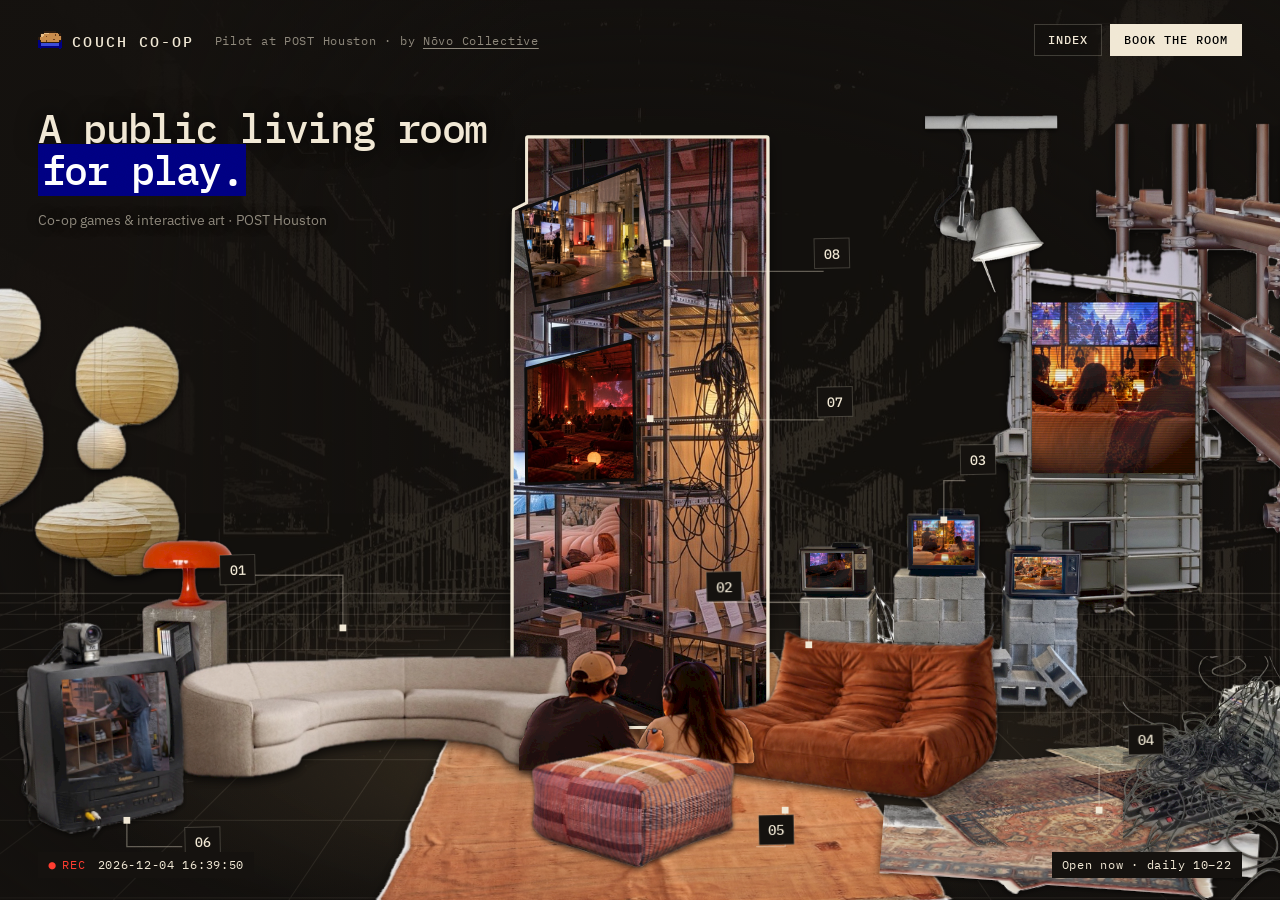
<file: index.html>
<!doctype html>
<html lang="en">
<head>
<meta charset="utf-8">
<meta name="viewport" content="width=device-width, initial-scale=1, viewport-fit=cover">
<title>Couch Co-Op</title>
<link rel="icon" href="favicon.svg" type="image/svg+xml">
<link rel="icon" href="favicon-64.png" sizes="64x64" type="image/png">
<link rel="apple-touch-icon" href="apple-touch-icon.png">
<meta name="description" content="Couch Co-Op is a public living room for play: cooperative games and interactive art. Pilot edition at POST Houston.">
<link rel="preconnect" href="https://fonts.googleapis.com">
<link rel="preconnect" href="https://fonts.gstatic.com" crossorigin>
<link href="https://fonts.googleapis.com/css2?family=Unbounded:wght@900&family=Instrument+Serif:ital@0;1&family=Space+Grotesk:wght@500;700&family=VT323&display=swap" rel="stylesheet">
<link rel="stylesheet" href="style.css?v=1795007641">
<style>
  :root { --night:#14110e; --paper:#f1e8d4; --ink:#2a2420; --cut:#000080; --amber:#f3b23c; --silver:#c3c3c3; --navy:#000080; }
  * { box-sizing:border-box; }
  html,body { margin:0; height:100%; background:var(--night); color:var(--paper); overflow:hidden; font-family:"Space Grotesk",system-ui,sans-serif; -webkit-font-smoothing:antialiased; }
  .collage { position:fixed; inset:0; width:100%; height:100%; display:block; opacity:0; transition:opacity .7s ease; }
  body.ready .collage { opacity:1; }
  .loader { position:fixed; left:50%; top:50%; transform:translate(-50%,-50%); z-index:5; width:min(280px,70vw); text-align:center;
    font:400 20px/1 VT323, monospace; letter-spacing:1px; color:#f1e8d4b3; transition:opacity .4s; pointer-events:none; }
  .loader p { margin:0 0 10px; }
  .loader .track { height:14px; padding:2px; background:#000; box-shadow:inset 1px 1px #808080, inset -1px -1px #f1e8d455; }
  .loader i { display:block; height:100%; width:0; background:var(--navy); box-shadow:inset 0 0 0 1px #3a4bd8; transition:width .2s steps(4); }
  body.ready .loader { opacity:0; }

  /* cut-outs */
  .piece { cursor:pointer; outline:none; }
  .piece.decor { cursor:default; }
  .piece .lift { transition:transform .35s cubic-bezier(.2,.9,.3,1.3); transform-box:fill-box; transform-origin:center; filter:url(#drop); }
  .piece image.cut { }
  .piece image.flat { opacity:.95; }
  .piece image.thin { filter:brightness(.85); }
  .piece .paper { fill:var(--paper); stroke:var(--paper); stroke-width:6; stroke-linejoin:round; vector-effect:non-scaling-stroke; }
  .piece:not(.decor):hover .lift, .piece:focus-visible .lift, .piece.on .lift { transform:translateY(-8px) scale(1.03); }
  .piece.on .lift.low, .piece:hover .lift.low { transform:scale(1.015); }
  .sticker .blue { fill:var(--cut); stroke:var(--paper); stroke-width:6; vector-effect:non-scaling-stroke; }
  .sticker:hover .blue, .sticker.on .blue { fill:#2846e6; }
  .sticker .cordline { fill:none; stroke:#a8977f; stroke-width:1.3; vector-effect:non-scaling-stroke; }
  .screen { cursor:pointer; outline:none; }
  .screen .slide, .tv .slide { opacity:0; animation:slide linear infinite; }
  .tv image { filter:saturate(1.15) contrast(1.05); }
  @keyframes slide { 0%, 30% { opacity:1; } 36%, 94% { opacity:0; } 100% { opacity:1; } }
  .screen .bezel { fill:none; stroke:#0d0c0b; stroke-width:3; vector-effect:non-scaling-stroke; }
  .screen .flip { opacity:0; transition:opacity .25s; }
  .screen .blue { fill:var(--cut); }
  .screen:hover .flip, .screen.on .flip, .screen:focus-visible .flip { opacity:1; }
  .screen:focus-visible .bezel { stroke:var(--amber); }
  .piece.decor .lift { cursor:default; }
  .st-k { font-family:VT323, monospace; letter-spacing:1px; fill:var(--paper); opacity:.8; }
  .st-t { font-family:VT323, monospace; fill:var(--paper); }

  /* hand-drawn layers that draw themselves on hover */
  .doodle { pointer-events:none; }
  .doodle .ln { fill:none; stroke:var(--paper); stroke-width:var(--sw); stroke-linecap:round; stroke-linejoin:round;
    stroke-dasharray:1; stroke-dashoffset:1; transition:stroke-dashoffset .55s ease var(--d,0s); }
  .doodle .ray { stroke:#ffd27a; }
  .doodle .dtext { font:900 30px Unbounded; fill:var(--amber); opacity:0; transition:opacity .4s ease var(--d); }
  .piece.on .doodle .dtext { opacity:1; }
  .doodle .fl { transform:scale(0); transform-box:fill-box; transform-origin:50% 100%; transition:transform .4s cubic-bezier(.3,1.7,.5,1) calc(var(--d,0s) + .6s); }
  .doodle .f { fill:#ffbf4d; stroke:var(--paper); stroke-width:var(--sw); stroke-linejoin:round; }
  .doodle .fi { fill:#fff4cf; }
  .doodle .fl path { transform-box:fill-box; transform-origin:50% 100%; animation:flick 1.3s ease-in-out infinite alternate; }
  .doodle .fi { animation-duration:.9s !important; }
  @keyframes flick { 0% { transform:skewX(-5deg) scaleY(.92); } 45% { transform:skewX(4deg) scaleY(1.07); } 100% { transform:skewX(-2deg) scaleY(.97); } }
  .doodle .gl { opacity:0; mix-blend-mode:screen; transition:opacity .7s ease calc(var(--d,0s) + .7s); }
  .doodle .hrt { fill:#e8735a; stroke:var(--paper); stroke-width:calc(var(--sw) * .6); opacity:0; transform-box:fill-box; transform-origin:center; }
  .piece.on .doodle .hrt, .piece:focus-visible .doodle .hrt { animation:floatUp 2.4s ease-out var(--d) infinite; }
  @keyframes floatUp { 0% { opacity:0; transform:translateY(0) scale(.6); } 20% { opacity:1; transform:translateY(-8px) scale(1); } 100% { opacity:0; transform:translateY(-50px) scale(.9) rotate(12deg); } }
  .piece.on .doodle .ln, .piece:focus-visible .doodle .ln, body.dark .piece[data-id="lights"] .doodle .ln { stroke-dashoffset:0; }
  .piece.on .doodle .fl, .piece:focus-visible .doodle .fl, body.dark .piece[data-id="lights"] .doodle .fl { transform:scale(1); }
  .piece.on .doodle .gl, .piece:focus-visible .doodle .gl, body.dark .piece[data-id="lights"] .doodle .gl { opacity:1; }
  body:not(.dark) .piece:not(.on):not(:focus-visible) .doodle * { transition-delay:0s !important; transition-duration:.3s !important; }

  /* players: drop in from the sky, land with a bounce, then play */
  .player .lift { opacity:0; filter:url(#drop); }
  body.ready .player .lift { opacity:1; animation:dropin 1.1s cubic-bezier(.45,0,.55,1) var(--delay) both; }
  @keyframes dropin {
    0%   { transform:translateY(-2800px); }
    62%  { transform:translateY(0) scale(1.04,.92); }
    74%  { transform:translateY(-46px) scale(.98,1.03); }
    86%  { transform:translateY(0) scale(1.02,.97); }
    100% { transform:translateY(0) scale(1); }
  }
  .player image { transform-box:fill-box; transform-origin:50% 100%; animation:play 1.7s ease-in-out infinite alternate; }
  .player.p2 image { animation-duration:2.3s; animation-delay:-.6s; }
  @keyframes play { 0% { transform:rotate(-2.2deg); } 55% { transform:rotate(1.6deg) translateY(-3px); } 100% { transform:rotate(-.6deg); } }
  @media (prefers-reduced-motion: reduce) { body.ready .player .lift, .player image { animation:none; } }

  /* tags */
  .ptag .bg { fill:var(--silver); stroke:#0a0a0a; stroke-width:2; filter:url(#drop); }
  .ptag .hi { fill:none; stroke:#fff; stroke-width:3; }
  .ptag .lo { fill:none; stroke:#6b6b6b; stroke-width:3; }
  .ptag .chip { fill:var(--navy); }
  .ptag .num { font:400 30px VT323, monospace; fill:#fff; }
  .ptag .lbl { font:400 30px VT323, monospace; fill:#000; letter-spacing:.5px; }
  .ptag .string { fill:none; stroke:var(--paper); stroke-width:1.3; vector-effect:non-scaling-stroke; opacity:.8; }
  .ptag .pin { fill:var(--paper); stroke:#000; stroke-width:2; }
  .ptag { transition:opacity .3s; }
  .collage.hovering .ptag { opacity:.45; }
  .collage.hovering .ptag.on { opacity:1; }
  .ptag.on .chip { fill:var(--cut); }
  /* calm by default: just the number; the label slides out on hover */
  .ptag .mini { fill:var(--silver); stroke:#0a0a0a; stroke-width:2; filter:url(#drop); }
  .ptag .full { opacity:0; transition:opacity .15s; }
  .ptag.on .full { opacity:1; } .ptag.on .mini { opacity:0; }
  .ptag .string { opacity:.35 !important; } .ptag.on .string { opacity:.9 !important; }
  .ptags { pointer-events:none; } .ptag .card, .ptag .dot { pointer-events:all; cursor:pointer; }
  .ptag.on .bg { fill:#dcdcdc; }

  /* ===== internet core: CCTV feed, detection boxes, Win98 chrome ===== */
  .scan { position:fixed; inset:0; z-index:8; pointer-events:none;
    background:repeating-linear-gradient(180deg, #0000 0 2px, #0000002e 2px 3px), radial-gradient(ellipse at 50% 55%, #0000 55%, #000a 100%); mix-blend-mode:multiply; }
  .grain { position:fixed; inset:-50%; z-index:8; pointer-events:none; opacity:.07; background-image:url("data:image/svg+xml,%3Csvg xmlns='http://www.w3.org/2000/svg' width='160' height='160'%3E%3Cfilter id='n'%3E%3CfeTurbulence baseFrequency='.9' numOctaves='2' stitchTiles='stitch'/%3E%3C/filter%3E%3Crect width='160' height='160' filter='url(%23n)'/%3E%3C/svg%3E"); animation:grain 1s steps(4) infinite; }
  @keyframes grain { 0% { transform:translate(0,0); } 25% { transform:translate(-3%,2%); } 50% { transform:translate(2%,-3%); } 75% { transform:translate(-2%,-1%); } }
  .hud { position:fixed; z-index:9; pointer-events:none; font:400 22px/1 VT323, monospace; color:#e9f0e6; letter-spacing:1px; text-shadow:0 0 6px #000, 0 0 2px #000; }
  .hud.bl { left:clamp(20px,3vw,44px); bottom:22px; display:flex; gap:18px; align-items:center; }
  .hud.br { right:clamp(20px,3vw,44px); bottom:22px; text-align:right; }
  .rec { color:#ff3b2f; } .rec::before { content:"●"; margin-right:6px; animation:blink 1.2s steps(2) infinite; }
  .hud .open, .hud .closed { color:var(--paper); }
  @keyframes blink { 50% { opacity:0; } }
  .lock { position:fixed; z-index:9; pointer-events:none; opacity:0; transition:opacity .15s; }
  .lock.on { opacity:1; }
  .lock i { position:absolute; width:18px; height:18px; border:2px solid #e9f0e6; filter:drop-shadow(0 0 2px #000); }
  .lock i:nth-child(1) { left:0; top:0; border-right:0; border-bottom:0; }
  .lock i:nth-child(2) { right:0; top:0; border-left:0; border-bottom:0; }
  .lock i:nth-child(3) { left:0; bottom:0; border-right:0; border-top:0; }
  .lock i:nth-child(4) { right:0; bottom:0; border-left:0; border-top:0; }
  .lock b { display:none; position:absolute; left:0; top:100%; margin-top:4px; white-space:nowrap; font:400 20px/1 VT323, monospace; background:#e9f0e6; color:#000; padding:2px 6px 1px; }
  .lock.on { animation:lockin .25s steps(3); }
  @keyframes lockin { from { transform:scale(1.12); } }
  /* pixel cursors */
  html, body, .piece.decor { cursor:url("data:image/svg+xml,%3Csvg xmlns='http://www.w3.org/2000/svg' width='22' height='32' shape-rendering='crispEdges'%3E%3Cpath d='M1 1v23l6-6 4 10 4-2-4-9h8z' fill='%23fff' stroke='%23000' stroke-width='1.6'/%3E%3C/svg%3E") 1 1, default; }
  .piece, .screen, button, a, .ptag { cursor:url("data:image/svg+xml,%3Csvg xmlns='http://www.w3.org/2000/svg' width='26' height='30' shape-rendering='crispEdges'%3E%3Cpath d='M8 1h3v10h2V8h3v4h2V10h3v3h2v3h1v7l-2 4v2H9v-3l-6-6v-3h3l2 2z' fill='%23fff' stroke='%23000' stroke-width='1.6'/%3E%3C/svg%3E") 9 1, pointer; }
  /* Win98 bevel buttons in the top bar */
  .btn, .btn.ghost { background:var(--silver); color:#000; border-radius:0; font:400 22px/1 VT323, monospace; padding:7px 14px 6px; letter-spacing:.5px;
    box-shadow:inset -2px -2px #0a0a0a, inset 2px 2px #fff, inset -4px -4px #808080, inset 4px 4px #dfdfdf; }
  .btn:active { box-shadow:inset 2px 2px #0a0a0a, inset -2px -2px #fff, inset 4px 4px #808080; }
  .btn.primary { background:var(--navy); color:#fff; box-shadow:inset -2px -2px #000, inset 2px 2px #5a74e8; }
  .study { font:400 20px VT323, monospace; letter-spacing:1px; color:#f1e8d499; }
  /* boot dialog */
  .boot { position:fixed; inset:0; z-index:60; display:grid; place-items:center; background:#000; transition:opacity .5s, visibility .5s; }
  .boot.done { opacity:0; visibility:hidden; }
  .boot .dlg { width:min(420px, calc(100% - 40px)); background:var(--silver); color:#000; font:400 22px VT323, monospace;
    box-shadow:inset -2px -2px #0a0a0a, inset 2px 2px #fff, inset -4px -4px #808080, inset 4px 4px #dfdfdf; padding:4px; }
  .dlg .tb { background:linear-gradient(90deg, var(--navy), #1084d0); color:#fff; padding:3px 6px; display:flex; justify-content:space-between; }
  .dlg .tb span:last-child { background:var(--silver); color:#000; width:20px; text-align:center; box-shadow:inset -1px -1px #0a0a0a, inset 1px 1px #fff; }
  .dlg .in { padding:18px 18px 16px; }
  .dlg .bar { height:24px; margin:12px 0 6px; padding:3px; background:#fff; box-shadow:inset 2px 2px #808080, inset -2px -2px #fff; display:flex; gap:3px; overflow:hidden; }
  .dlg .bar i { flex:0 0 14px; background:var(--navy); opacity:0; animation:fill 1.6s steps(1) forwards; }
  @keyframes fill { to { opacity:1; } }
  .dlg small { font-size:18px; color:#444; }
  /* the content windows, re-skinned as Win98 dialogs */
  .window { border-radius:0 !important; border:0 !important; background:var(--silver) !important; padding:4px !important;
    box-shadow:inset -2px -2px #0a0a0a, inset 2px 2px #fff, inset -4px -4px #808080, inset 4px 4px #dfdfdf, 0 30px 80px #000 !important; }
  .winbar { background:linear-gradient(90deg, var(--navy), #1084d0) !important; color:#fff !important; padding:4px 4px 4px 10px !important; border:0 !important; gap:10px !important; }
  .winbar h2, .winnum { font:400 22px/1 VT323, monospace !important; letter-spacing:.5px !important; color:#fff !important; text-transform:none !important; }
  .winbar .close { background:var(--silver) !important; color:#000 !important; font:400 18px/1 VT323, monospace !important; padding:4px 8px !important;
    box-shadow:inset -1px -1px #0a0a0a, inset 1px 1px #fff, inset -2px -2px #808080 !important; }
  .winbody { background:var(--paper); margin-top:4px; box-shadow:inset 2px 2px #808080, inset -2px -2px #fff; }
  @media (prefers-reduced-motion: reduce) { .grain, .rec::before, .hero h1::after { animation:none; } .boot { display:none; } }

  /* lights */
  #veil, #glows { transition:opacity .8s; }
  body.dark #veil { opacity:.55; }
  body.dark #glows { opacity:1; mix-blend-mode:screen; }

  /* frame UI */
  .top { position:fixed; inset:0 0 auto; z-index:10; display:flex; align-items:center; padding:24px clamp(20px,3vw,44px); gap:20px; }
  .logo .mark { width:1.05em; height:1.05em; image-rendering:pixelated; vertical-align:-.16em; margin-right:.3em; }
  .logo { font:400 34px/1 VT323, monospace; letter-spacing:1px; color:var(--paper); text-decoration:none; }
  .top nav { margin-left:auto; display:flex; gap:8px; }
  .btn { border:0; }
  .hero { position:fixed; left:clamp(20px,3vw,44px); top:clamp(88px,12vh,128px); z-index:10; pointer-events:none; max-width:min(760px,52vw); }
  .hero h1 { margin:0 0 16px; font:400 clamp(40px,4.3vw,78px)/.85 VT323, monospace; letter-spacing:-1px; text-shadow:0 2px 0 #000, 0 0 18px #000; }
  .hero h1 mark { background:var(--navy); color:#fff; padding:0 .12em; text-shadow:none; }
  .hero em { color:var(--amber); }
  .hero p { display:inline-block; background:#ffffe1; color:#000 !important; border:1px solid #000; padding:5px 8px; font:13px/1.45 Tahoma, Verdana, "Segoe UI", sans-serif !important; box-shadow:2px 2px 0 #0008; margin:0; font-size:15px; line-height:1.5; color:#f1e8d4b0; max-width:26em; }

  /* placeholder window */
  .ov { position:fixed; inset:0; z-index:20; display:grid; place-items:center; background:#000c; }
  .ov[hidden] { display:none; }
  .card { background:var(--paper); color:var(--ink); width:min(520px,calc(100% - 32px)); padding:30px 32px 34px; position:relative; transform:rotate(-1.2deg); box-shadow:0 30px 80px #000; }
  .card .n { font:700 11px "Space Grotesk"; letter-spacing:2px; color:var(--cut); }
  .card h2 { margin:6px 0 10px; font:400 52px/1 "Instrument Serif",serif; }
  .card p { margin:0; color:#6f675e; }
  .card button { position:absolute; top:14px; right:16px; border:0; background:none; font:700 12px "Space Grotesk"; letter-spacing:1px; cursor:pointer; }

  .ptag .dot { display:none; }
  .tip { position:fixed; z-index:9; pointer-events:none; max-width:260px; background:#ffffe1; color:#000; border:1px solid #000; box-shadow:2px 2px 0 #0009;
    font:12px/1.4 Tahoma, Verdana, "Segoe UI", sans-serif; padding:6px 9px 7px; opacity:0; transform:translateY(4px); transition:opacity .12s, transform .12s; }
  .tip.on { opacity:1; transform:none; transition-delay:.25s; }
  .tip b { display:block; font-weight:700; margin-bottom:2px; }
  .tip::before { content:""; position:absolute; left:14px; top:-8px; border:8px solid transparent; border-top:0; border-bottom-color:#000; }
  .tip::after { content:""; position:absolute; left:15px; top:-6px; border:7px solid transparent; border-top:0; border-bottom-color:#ffffe1; }
  .ptag .dot circle { fill:var(--cut); stroke:var(--paper); stroke-width:3; vector-effect:non-scaling-stroke; filter:url(#drop); }
  .ptag .dot text { font:700 36px "Space Grotesk"; fill:#fff; }
  .swipe { display:none; }
  .phone-screen { background:url("concept/backdrop-post.jpg") center / cover !important; }
  body:not(.upright) .rotate ~ .top { }

  /* short screens (phones held sideways): numbered dots instead of labels */
  @media (max-height:560px) {
    .ptag > g:first-of-type, .ptag .string, .ptag .pin { display:none; }
    .ptag .dot { display:inline; }
    .hero h1 { font-size:32px; } .hero p { display:none; } .hero { top:54px; }
    .top { padding:10px 14px; gap:12px; } .logo { font-size:15px; } .study { display:none; }
    .btn, .btn.ghost { padding:5px 8px 4px; font-size:17px; }
    .hud { font-size:15px; bottom:10px !important; } .hud.bl { gap:10px; } .hud.bl span:nth-child(2) { display:none; }
    .lock b { font-size:15px; }
  }

  /* phones held upright: start screen, then a swipeable room */
  @media (max-width:760px) and (orientation:portrait) {
    body:not(.upright) .top, body:not(.upright) .hero { visibility:hidden; }
    .study, #lightsBtn { display:none; }
    .top { padding:14px 16px; gap:10px; } .logo { font-size:16px; } .btn { padding:8px 11px; font-size:11px; }
    .pan { position:fixed; inset:0; overflow-x:auto; overflow-y:hidden; scrollbar-width:none; -webkit-overflow-scrolling:touch; }
    .pan::-webkit-scrollbar { display:none; }
    .collage { position:absolute; inset:auto; top:0; left:0; height:100svh; width:150svh; }
    .hero { top:64px; max-width:none; right:16px; }
    .hero h1 { font-size:40px; } .hero p { font-size:14px; }
    .swipe { display:block; position:fixed; left:50%; bottom:max(14px, env(safe-area-inset-bottom)); transform:translateX(-50%); z-index:9; margin:0;
      padding:7px 14px; border-radius:999px; background:#14110ecc; color:var(--paper); font-size:12px; font-weight:700; letter-spacing:1px; text-transform:uppercase; pointer-events:none; transition:opacity .6s; }
    .swiped .swipe { opacity:0; }
  }
</style>

<link href="https://fonts.googleapis.com/css2?family=IBM+Plex+Mono:wght@400;500&family=IBM+Plex+Sans:wght@400;500;600&display=swap" rel="stylesheet">
<style id="quiet">
  :root { --q-ink:#f1e8d4; --q-dim:#f1e8d48c; --q-line:#f1e8d433; --q-bg:#14110e; --mono:"IBM Plex Mono", ui-monospace, monospace; --sans:"IBM Plex Sans", system-ui, sans-serif; }
  html, body, .piece.decor, .piece, .screen, button, a, .ptag { cursor:auto; }
  .piece:not(.decor), .screen, button, a, .ptag .card, .ptag .dot { cursor:pointer; }
  body { font-family:var(--sans); }
  .scan, .grain { display:none !important; }
  .hud.bl { font:400 12px/1 var(--mono) !important; letter-spacing:.06em !important; color:var(--q-ink) !important; text-shadow:none !important;
    background:var(--q-bg); padding:7px 10px; gap:12px !important; }
  .rec { color:#ff3b2f !important; } .rec::before { margin-right:6px; }
  /* top bar */
  .logo { font:500 15px/1 var(--mono) !important; letter-spacing:.14em !important; }
  .logo .mark { width:24px !important; height:24px !important; image-rendering:pixelated !important; vertical-align:-5px !important; margin-right:10px !important; }
  .study { font:400 12px var(--mono) !important; letter-spacing:.06em !important; color:var(--q-dim) !important; }
  .btn, .btn.ghost { font:500 12px/1 var(--mono) !important; letter-spacing:.08em !important; text-transform:uppercase; padding:10px 14px !important;
    background:transparent !important; color:var(--q-ink) !important; box-shadow:inset 0 0 0 1px var(--q-line) !important; border-radius:0 !important; }
  .btn:hover { box-shadow:inset 0 0 0 1px var(--q-ink) !important; }
  .btn.primary { background:var(--q-ink) !important; color:#000 !important; box-shadow:none !important; }
  /* hero */
  .hero h1 { font:500 clamp(30px,3.1vw,50px)/1.05 var(--mono) !important; letter-spacing:-.04em !important; text-shadow:0 0 24px #000 !important; }
  .hero h1 mark { padding:0 .08em; }
  .hero p { background:none !important; border:0 !important; box-shadow:none !important; padding:0 !important;
    font:400 14px/1.5 var(--sans) !important; color:var(--q-dim) !important; text-shadow:0 0 12px #000; }
  /* numbered chips: flat squares, label in plain type */
  .ptag .bg, .ptag .mini { fill:var(--q-bg) !important; stroke:var(--q-line) !important; stroke-width:1.5 !important; filter:none !important; }
  .ptag .hi, .ptag .lo { display:none; }
  .ptag .chip { fill:transparent !important; }
  .ptag.on .chip { fill:var(--cut) !important; }
  .ptag .num { font:500 20px var(--mono) !important; fill:var(--q-ink) !important; }
  .ptag .lbl { font:500 18px var(--mono) !important; letter-spacing:.06em !important; fill:var(--q-ink) !important; }
  .ptag.on .bg { fill:var(--q-bg) !important; stroke:var(--q-ink) !important; }
  .ptag .pin { fill:var(--q-ink) !important; stroke:none !important; }
  .ptag .dot circle { fill:var(--q-bg) !important; stroke:var(--q-ink) !important; stroke-width:1.5 !important; filter:none !important; }
  .ptag .dot text { font:500 30px var(--mono) !important; fill:var(--q-ink) !important; }
  /* hover: thin brackets + a plain label */
  .lock i { border-width:1px !important; width:14px !important; height:14px !important; border-color:var(--q-ink) !important; }
  .lock.on { animation:none !important; }
  .tip { background:var(--q-bg) !important; color:var(--q-ink) !important; border:1px solid var(--q-line) !important; box-shadow:none !important;
    font:400 13px/1.45 var(--sans) !important; padding:10px 12px !important; max-width:240px !important; }
  .tip b { font:500 11px/1 var(--mono) !important; letter-spacing:.08em; text-transform:uppercase; margin-bottom:6px !important; color:var(--q-ink); }
  .tip::before, .tip::after { display:none !important; }
  .hud.br { font:400 12px/1 var(--mono) !important; letter-spacing:.06em !important; color:var(--q-ink) !important; text-shadow:none !important; background:var(--q-bg); padding:7px 10px; }
  .hud .open, .hud .closed { color:var(--q-ink) !important; }
  /* loader */
  .loader { font:400 11px/1 var(--mono) !important; letter-spacing:.14em !important; color:var(--q-dim) !important; }
  .loader .track { height:1px !important; padding:0 !important; background:var(--q-line) !important; box-shadow:none !important; }
  .loader i { background:var(--q-ink) !important; box-shadow:none !important; }
  /* screens on the tower */
  .st-k, .st-t { font-family:var(--mono) !important; }

  /* ---------- windows: flat paper panels ---------- */
  .window { background:#f3efe6 !important; padding:0 !important; box-shadow:0 40px 120px #000 !important; font-family:var(--sans) !important; color:#141210 !important; }
  .winbar { background:transparent !important; color:#141210 !important; padding:14px 18px 14px 28px !important; border-bottom:1px solid #1412101f !important; }
  .winbar h2, .winnum { font:500 11px/1 var(--mono) !important; letter-spacing:.12em !important; text-transform:uppercase !important; color:#141210 !important; }
  .winnum { color:var(--cut) !important; }
  .winbar .close { background:none !important; box-shadow:none !important; font:500 11px/1 var(--mono) !important; letter-spacing:.12em !important; color:#141210 !important; padding:8px 0 8px 10px !important; }
  .winbody { background:transparent !important; box-shadow:none !important; margin:0 !important; padding:28px 32px 34px !important; }
  .kicker { font:500 11px/1 var(--mono) !important; letter-spacing:.12em !important; color:#14121099 !important; }
  .display { font:600 clamp(34px,4.6vw,48px)/1.02 var(--sans) !important; letter-spacing:-.03em !important; }
  .display em { font-style:normal; background:var(--cut); color:#fff; padding:0 .08em; }
  .lead { font:400 17px/1.5 var(--sans) !important; color:#141210 !important; }
  .winbody p { font-family:var(--sans); font-size:14px; }
  .pic { padding:0 !important; box-shadow:none !important; background:none !important; }
  .grp { border-top:1px solid #1412101f !important; }
  .grp > h4, .winbody .grp > h4 { font:500 11px/1 var(--mono) !important; letter-spacing:.12em !important; }
  .facts b, .price, .way b, .day b, .menu .lbl, .ticks, .summary b { font-family:var(--sans) !important; font-weight:600 !important; letter-spacing:-.02em; }
  .facts b { font-size:32px !important; } .price { font-size:44px !important; } .way b { font-size:22px !important; } .menu .lbl { font-size:24px !important; }
  .ticks { font:400 15px/1.9 var(--sans) !important; }
  .day, .hslot, .window .btn, .window .btn.wide, .way { background:#fff !important; color:#141210 !important; box-shadow:inset 0 0 0 1px #14121026 !important; border-radius:0 !important; }
  .day b { font-size:26px !important; }
  .day small, .hslot small { font-family:var(--mono) !important; }
  .day[aria-checked="true"], .hslot.sel { background:var(--cut) !important; color:#fff !important; box-shadow:none !important; }
  .hslot.taken, .hslot.past { background:transparent !important; color:#14121055 !important; box-shadow:inset 0 0 0 1px #1412100f !important; }
  .booking input, .booking select { background:#fff !important; box-shadow:inset 0 0 0 1px #14121033 !important; font-family:var(--sans) !important; font-size:14px !important; }
  .window .btn, .window .btn.wide { font:500 12px/1 var(--mono) !important; letter-spacing:.1em !important; text-transform:uppercase; padding:14px 18px !important; }
  .window .btn:hover { box-shadow:inset 0 0 0 1px #141210 !important; }
  .window .btn.wide, .window > .winbody > .btn { background:#141210 !important; color:#f3efe6 !important; box-shadow:none !important; }
  .summary { background:#141210 !important; color:#f3efe6 !important; font:400 14px/1.5 var(--sans) !important; }
  .summary b { font-size:22px !important; }
  .way:nth-child(2) { background:var(--cut) !important; color:#fff !important; box-shadow:none !important; }
  .pkg.premium { background:var(--cut) !important; }
  .menu button:hover .lbl { background:none !important; color:var(--cut) !important; }
  .rotate-title, .rotate-logo { font-family:var(--mono) !important; }
  /* ---------- compact windows: picture beside a short fact table, one action, details folded ---------- */
  .window { width:min(900px, calc(100% - 32px)) !important; }
  .winbody { padding:24px 28px 26px !important; }
  .winbody > * { max-width:none !important; }
  .sum { display:grid; grid-template-columns:1.05fr 1fr; gap:28px; align-items:start; }
  .sum .pic { aspect-ratio:4 / 3.3 !important; margin:0 !important; background:#e6e1d6 !important; }
  .sum .pic img { width:100%; height:100%; object-fit:cover; display:block; }
  .sum .display { font-size:clamp(28px,3vw,38px) !important; margin:0 0 12px !important; }
  .sum .lead { font-size:15px !important; margin:0 0 14px !important; }
  .kv { margin:0; border-top:1px solid #1412101f; }
  .kv div { display:grid; grid-template-columns:96px 1fr; gap:12px; padding:9px 0; border-bottom:1px solid #1412101f; }
  .kv dt { font:500 11px/1.65 var(--mono); letter-spacing:.1em; text-transform:uppercase; color:#14121099; }
  .kv dd { margin:0; font:400 14px/1.45 var(--sans); color:#141210; }
  .acts { display:flex; flex-wrap:wrap; gap:8px; align-items:center; margin-top:16px; }
  .acts .small { margin:0 0 0 4px !important; }
  .window .btn.dark { background:#141210 !important; color:#f3efe6 !important; box-shadow:none !important; }
  .window a { color:var(--cut); }
  .window a.btn { color:#f3efe6 !important; text-decoration:none; }
  .window a.btn:not(.dark) { color:#141210 !important; }
  .btn[hidden] { display:none !important; }
  .more { margin-top:18px; border-top:1px solid #1412101f; padding-top:12px; }
  .more summary { font:500 11px/1 var(--mono); letter-spacing:.12em; text-transform:uppercase; cursor:pointer; list-style:none; color:#141210; }
  .more summary::-webkit-details-marker { display:none; }
  .more summary::before { content:"+ "; } .more[open] summary::before { content:"– "; }
  .more p, .more .hours { margin:10px 0 0 !important; font-size:13px; }
  .credit { margin-top:16px !important; }
  .study a { color:inherit; text-decoration:underline; text-underline-offset:3px; }
  @media (max-width:720px) { .sum { grid-template-columns:1fr; gap:16px; } .sum .pic { aspect-ratio:16 / 9 !important; } .kv div { grid-template-columns:84px 1fr; } }
  /* ---------- phones & tablets: a labelled strip of every stop, one tap each ---------- */
  .strip { display:none; }
  @media (hover:none), (max-width:900px), (max-height:560px) {
    .strip { display:flex; position:fixed; left:0; right:0; bottom:0; z-index:12; gap:6px; overflow-x:auto; -webkit-overflow-scrolling:touch;
      padding:22px 12px calc(10px + env(safe-area-inset-bottom)); background:linear-gradient(#14110e00, #14110ef0 45%); scrollbar-width:none; }
    .strip::-webkit-scrollbar { display:none; }
    .strip button { flex:none; display:flex; gap:7px; align-items:center; background:var(--q-bg); color:var(--q-ink); border:1px solid var(--q-line);
      font:500 12px/1 var(--mono); letter-spacing:.05em; padding:10px 12px; border-radius:0; cursor:pointer; }
    .strip button b { font-weight:500; color:var(--q-dim); }
    .strip button.hot { background:var(--q-ink); color:#000; } .strip button.hot b { color:#0009; }
    .hud { display:none !important; }
    .swipe { bottom:calc(70px + env(safe-area-inset-bottom)) !important; }
    .hero p { display:none !important; }
    .btn .long { display:none; }
  }
  @media (max-width:760px) and (orientation:portrait) {
    .hero h1 { font-size:26px !important; } .hero { top:64px !important; }
    .logo { font-size:12px !important; letter-spacing:.1em !important; }
  }
  /* windows on short screens: text only, no photo */
  @media (max-height:560px) { .sum .pic { display:none; } .sum { grid-template-columns:1fr; } .window { max-height:calc(100svh - 24px) !important; } .winbody { padding:16px 20px 18px !important; } }
  @media (max-width:720px) { .winbody { padding:18px 18px 20px !important; } .sum .display { font-size:26px !important; } }
  /* start screen (phones held upright) */
  .rotate-title { font:500 30px/1.1 var(--mono) !important; letter-spacing:-.02em; }
  .rotate-title em { padding:0 .1em; }
  .rotate-sub { font-family:var(--sans); }
  .press { color:var(--q-ink) !important; font-family:var(--mono) !important; }
  .rotate-skip { font-family:var(--mono); font-size:12px; }
  .phone-screen { background:url("og-image.jpg") 30% center / cover !important; }
  body.og .top nav, body.og .hud, body.og .ptags, body.og .loader, body.og .study, body.og .hero p { display:none !important; }
  body.og .collage { opacity:1 !important; transition:none !important; }
  @media (max-height:560px) { .hero h1 { font-size:22px !important; } .hero { top:48px !important; } .logo { font-size:12px !important; } }
</style>

<meta property="og:type" content="website">
<meta property="og:site_name" content="Couch Co-Op">
<meta property="og:title" content="Couch Co-Op · A public living room for play">
<meta property="og:description" content="Co-op games and interactive art in a pop-up living room at POST Houston. Free open play daily, 10am–10pm.">
<meta property="og:url" content="https://couchco-op.com/">
<meta property="og:image" content="https://couchco-op.com/og-image.jpg">
<meta property="og:image:width" content="1200">
<meta property="og:image:height" content="630">
<meta property="og:image:alt" content="A collage of a living room for play: floor sofas, CRT screens playing games, paper lanterns and a scaffold tower">
<meta name="twitter:card" content="summary_large_image">
<meta name="twitter:image" content="https://couchco-op.com/og-image.jpg">
<meta name="theme-color" content="#14110e">
</head>
<body>
<script>if (/[?&]og\b/.test(location.search)) document.body.classList.add("og");</script>
<header class="top">
  <a class="logo" href="#"><img class="mark" src="favicon.svg" alt="" width="26" height="26">COUCH CO-OP</a>
  <span class="study">Pilot at POST Houston · by <a href="https://novocollective.org" target="_blank" rel="noopener">Nōvo Collective</a></span>
  <nav><button class="btn ghost" data-open="menu" aria-haspopup="dialog">Index</button><button class="btn primary" data-open="book">Book<span class="long"> the room</span></button></nav>
</header>
<div class="loader" aria-hidden="true"><p>LOADING <span id="loadtxt"></span></p><div class="track"><i id="loadbar"></i></div></div>
<div class="pan" id="pan"><svg class="collage" id="scene" viewBox="0 0 2000 1333" preserveAspectRatio="xMidYMax slice" role="group" aria-label="Couch Co-Op: a living room for play, collaged into the POST Houston atrium">
  <defs>
    <mask id="a0" maskUnits="userSpaceOnUse" x="0" y="0" width="600" height="900"><image href="concept/lite/pipes-a.jpg" width="600" height="900" preserveAspectRatio="none"/></mask><mask id="a1" maskUnits="userSpaceOnUse" x="0" y="0" width="569" height="900"><image href="concept/lite/rack-forest-a.jpg" width="569" height="900" preserveAspectRatio="none"/></mask><mask id="a2" maskUnits="userSpaceOnUse" x="0" y="0" width="621" height="788"><image href="concept/lite/lanterns-a.jpg" width="621" height="788" preserveAspectRatio="none"/></mask><mask id="a3" maskUnits="userSpaceOnUse" x="0" y="0" width="856" height="900"><image href="concept/lite/kilim-a.jpg" width="856" height="900" preserveAspectRatio="none"/></mask><mask id="a4" maskUnits="userSpaceOnUse" x="0" y="0" width="900" height="754"><image href="concept/lite/rugs-a.jpg" width="900" height="754" preserveAspectRatio="none"/></mask><clipPath id="c5"><path d="M282.0 0.0 L609.0 0.0 L609.0 806.0 L262.0 806.0 L262.0 228.0 L264.0 99.0 L282.0 90.0Z"/></clipPath><mask id="a6" maskUnits="userSpaceOnUse" x="0" y="0" width="900" height="635"><image href="concept/lite/crt-blocks-a.jpg" width="900" height="635" preserveAspectRatio="none"/></mask><mask id="a7" maskUnits="userSpaceOnUse" x="0" y="0" width="398" height="900"><image href="concept/lite/lamp-mushroom-a.jpg" width="398" height="900" preserveAspectRatio="none"/></mask><mask id="a8" maskUnits="userSpaceOnUse" x="0" y="0" width="900" height="249"><image href="concept/lite/sofa-curve-a.jpg" width="900" height="249" preserveAspectRatio="none"/></mask><mask id="a9" maskUnits="userSpaceOnUse" x="0" y="0" width="900" height="522"><image href="concept/lite/togo-a.jpg" width="900" height="522" preserveAspectRatio="none"/></mask><mask id="a10" maskUnits="userSpaceOnUse" x="0" y="0" width="688" height="900"><image href="concept/lite/crt-cam-a.jpg" width="688" height="900" preserveAspectRatio="none"/></mask><mask id="a11" maskUnits="userSpaceOnUse" x="0" y="0" width="308" height="310"><image href="concept/lite/player2-a.jpg" width="308" height="310" preserveAspectRatio="none"/></mask><mask id="a12" maskUnits="userSpaceOnUse" x="0" y="0" width="364" height="341"><image href="concept/lite/player1-a.jpg" width="364" height="341" preserveAspectRatio="none"/></mask><mask id="a13" maskUnits="userSpaceOnUse" x="0" y="0" width="900" height="538"><image href="concept/lite/pouf-a.jpg" width="900" height="538" preserveAspectRatio="none"/></mask><mask id="a14" maskUnits="userSpaceOnUse" x="0" y="0" width="812" height="900"><image href="concept/lite/cables-a.jpg" width="812" height="900" preserveAspectRatio="none"/></mask><mask id="a15" maskUnits="userSpaceOnUse" x="0" y="0" width="657" height="900"><image href="concept/lite/clamp-lamp-a.jpg" width="657" height="900" preserveAspectRatio="none"/></mask>
    <filter id="drop" x="-15%" y="-15%" width="130%" height="140%"><feDropShadow dx="0" dy="10" stdDeviation="10" flood-color="#000" flood-opacity=".6"/></filter>
    <filter id="sticker" x="-10%" y="-10%" width="120%" height="125%">
      <feMorphology in="SourceAlpha" operator="dilate" radius="10" result="grow"/>
      <feFlood flood-color="#f1e8d4"/><feComposite in2="grow" operator="in" result="edge"/>
      <feMerge><feMergeNode in="edge"/><feMergeNode in="SourceGraphic"/></feMerge>
    </filter>
    <pattern id="tvscan" width="4" height="4" patternUnits="userSpaceOnUse"><rect width="4" height="1.6" fill="#000" opacity=".35"/></pattern>
    <radialGradient id="sheen" cx=".3" cy=".2" r=".9"><stop offset="0" stop-color="#fff" stop-opacity=".22"/><stop offset=".5" stop-color="#fff" stop-opacity="0"/><stop offset="1" stop-color="#000" stop-opacity=".45"/></radialGradient>
    <radialGradient id="glow"><stop offset="0" stop-color="#ffd27a" stop-opacity=".7"/><stop offset="1" stop-color="#ffd27a" stop-opacity="0"/></radialGradient>
    <radialGradient id="candleglow"><stop offset="0" stop-color="#ffcf6e" stop-opacity=".75"/><stop offset=".4" stop-color="#ffb347" stop-opacity=".22"/><stop offset="1" stop-color="#ffb347" stop-opacity="0"/></radialGradient>
    <radialGradient id="fade" cx=".5" cy=".55" r=".75"><stop offset=".55" stop-color="#14110e" stop-opacity="0"/><stop offset="1" stop-color="#14110e" stop-opacity=".85"/></radialGradient>
    <linearGradient id="left" x1="0" x2="1"><stop offset=".12" stop-color="#14110e" stop-opacity=".92"/><stop offset=".42" stop-color="#14110e" stop-opacity="0"/></linearGradient>
    <radialGradient id="pool" cx=".5" cy=".5" r=".5"><stop offset="0" stop-color="#ffcf8a" stop-opacity=".16"/><stop offset="1" stop-color="#ffcf8a" stop-opacity="0"/></radialGradient>
  </defs>
  <image href="concept/backdrop-lite.jpg" width="2000" height="1333" opacity=".22"/>
  <path d="M-507 880 L-2640 1333 M-399 880 L-2380 1333 M-292 880 L-2120 1333 M-184 880 L-1860 1333 M-76 880 L-1600 1333 M31 880 L-1340 1333 M139 880 L-1080 1333 M247 880 L-820 1333 M354 880 L-560 1333 M462 880 L-300 1333 M569 880 L-40 1333 M677 880 L220 1333 M785 880 L480 1333 M892 880 L740 1333 M1000 880 L1000 1333 M1108 880 L1260 1333 M1215 880 L1520 1333 M1323 880 L1780 1333 M1431 880 L2040 1333 M1538 880 L2300 1333 M1646 880 L2560 1333 M1753 880 L2820 1333 M1861 880 L3080 1333 M1969 880 L3340 1333 M2076 880 L3600 1333 M2184 880 L3860 1333 M2292 880 L4120 1333 M2399 880 L4380 1333 M2507 880 L4640 1333 M0 893 H2000 M0 910 H2000 M0 932 H2000 M0 962 H2000 M0 1002 H2000 M0 1055 H2000 M0 1125 H2000 M0 1215 H2000 M0 1330 H2000" fill="none" stroke="#f1e8d4" stroke-opacity=".09" stroke-width="1.2" vector-effect="non-scaling-stroke"/>
  <rect y="878" width="2000" height="2" fill="#f1e8d4" opacity=".14"/>
  <rect width="2000" height="1333" fill="url(#fade)"/>
  <rect width="2000" height="760" fill="url(#left)"/>
  <ellipse cx="1000" cy="1120" rx="900" ry="260" fill="url(#pool)"/>
  <rect id="veil" width="2000" height="1333" fill="#000" opacity="0"/>
  <g id="glows" opacity="0"><circle cx="1800" cy="1080" r="260" fill="url(#glow)"/></g>
  
  <g class="piece decor " aria-hidden="true" style="--delay:0s"><g transform="translate(1900 520) rotate(0) scale(0.75 0.75) translate(-300.0 -450.0)"><g class="lift"><g><image class="thin" href="concept/lite/pipes.jpg" width="600" height="900" preserveAspectRatio="none" mask="url(#a0)"/></g></g></g></g><g class="piece decor " aria-hidden="true" style="--delay:0s"><g transform="translate(1690 640) rotate(0) scale(0.62 0.62) translate(-284.5 -450.0)"><g class="lift"><g><image class="thin" href="concept/lite/rack-forest.jpg" width="569" height="900" preserveAspectRatio="none" mask="url(#a1)"/></g><defs><clipPath id="tv1_0"><polygon points="108,140 498,140 498,548 108,548"/></clipPath></defs><g class="tv" clip-path="url(#tv1_0)"><image class="base" style="animation-duration:10.4s;animation-delay:-1.7s" href="concept/tv/tv1.jpg" x="108" y="140" width="390" height="408" preserveAspectRatio="xMidYMid slice"/><image class="slide" style="animation-duration:10.4s;animation-delay:-9.5s" href="concept/tv/tv3.jpg" x="108" y="140" width="390" height="408" preserveAspectRatio="xMidYMid slice"/><image class="slide" style="animation-duration:10.4s;animation-delay:-6.9s" href="concept/tv/tv2.jpg" x="108" y="140" width="390" height="408" preserveAspectRatio="xMidYMid slice"/><image class="slide" style="animation-duration:10.4s;animation-delay:-4.3s" href="concept/tv/tv6.jpg" x="108" y="140" width="390" height="408" preserveAspectRatio="xMidYMid slice"/><rect x="108" y="140" width="390" height="408" fill="url(#tvscan)"/><rect class="sheen" x="108" y="140" width="390" height="408" fill="url(#sheen)"/></g></g></g></g><g class="piece decor " aria-hidden="true" style="--delay:0s"><g transform="translate(150 640) rotate(0) scale(0.55 0.55) translate(-310.5 -394.0)"><g class="lift"><g><image class="cut" href="concept/lite/lanterns.jpg" width="621" height="788" preserveAspectRatio="none" mask="url(#a2)"/></g></g></g></g><g class="piece" data-id="setup" data-open="setup" tabindex="0" role="button" aria-label="05 The setup"><g transform="translate(1010 1170) rotate(-3) scale(1.05 0.441) translate(-428.0 -450.0)"><g class="lift low"><g><image class="flat" href="concept/lite/kilim.jpg" width="856" height="900" preserveAspectRatio="none" mask="url(#a3)"/></g></g></g></g><g class="piece" data-id="vision" data-open="vision" tabindex="0" role="button" aria-label="04 Our vision"><g transform="translate(1640 1215) rotate(4) scale(0.62 0.31) translate(-450.0 -377.0)"><g class="lift low"><g><image class="flat" href="concept/lite/rugs.jpg" width="900" height="754" preserveAspectRatio="none" mask="url(#a4)"/></g></g></g></g><g class="piece decor"><g transform="translate(1000 640) rotate(0) scale(1.08 1.08) translate(-435.5 -403.0)"><g class="lift"><path class="paper" d="M282.0 0.0 L609.0 0.0 L609.0 806.0 L262.0 806.0 L262.0 228.0 L264.0 99.0 L282.0 90.0Z"/><image href="concept/render/tower.jpg" width="822" height="806" clip-path="url(#c5)" preserveAspectRatio="none"/></g><defs><clipPath id="scr0"><polygon points="279,316 426,277 429,468 280,474"/></clipPath></defs><g class="piece screen" data-id="publishers" data-open="publishers" tabindex="0" role="button" aria-label="07 For publishers"><g clip-path="url(#scr0)"><image style="animation-duration:9s;animation-delay:0s" href="concept/render/slide1.jpg" x="279" y="277" width="150" height="197" preserveAspectRatio="xMidYMid slice"/><image class="slide" style="animation-duration:9s;animation-delay:3s" href="concept/render/slide2.jpg" x="279" y="277" width="150" height="197" preserveAspectRatio="xMidYMid slice"/><image class="slide" style="animation-duration:9s;animation-delay:6s" href="concept/render/slide3.jpg" x="279" y="277" width="150" height="197" preserveAspectRatio="xMidYMid slice"/></g><g class="flip"><polygon class="blue" points="279,316 426,277 429,468 280,474"/><g transform="translate(354 376) rotate(-14)"><text class="st-k" y="-20.4" text-anchor="middle" style="font-size:5.1px">FEATURED SCREEN</text><text class="st-t" y="-2.8" text-anchor="middle" style="font-size:16px">YOUR GAME</text><text class="st-t" y="14.0" text-anchor="middle" style="font-size:16px">HERE</text></g></g><polygon class="bezel" points="279,316 426,277 429,468 280,474"/></g><defs><clipPath id="scr1"><polygon points="271,98 435,38 457,196 293,229"/></clipPath></defs><g class="piece screen" data-id="sidescreen" data-open="sidescreen" tabindex="0" role="button" aria-label="08 Side screen"><g clip-path="url(#scr1)"><image style="animation-duration:6s;animation-delay:0s" href="concept/render/slide4.jpg" x="271" y="38" width="186" height="191" preserveAspectRatio="xMidYMid slice"/><image class="slide" style="animation-duration:6s;animation-delay:3s" href="concept/render/slide5.jpg" x="271" y="38" width="186" height="191" preserveAspectRatio="xMidYMid slice"/></g><g class="flip"><polygon class="blue" points="271,98 435,38 457,196 293,229"/><g transform="translate(364 134) rotate(-20)"><text class="st-k" y="-16.5" text-anchor="middle" style="font-size:7.0px">ALSO</text><text class="st-t" y="7.7" text-anchor="middle" style="font-size:22px">PLAYING</text></g></g><polygon class="bezel" points="271,98 435,38 457,196 293,229"/></g></g></g><g class="piece" data-id="program" data-open="program" tabindex="0" role="button" aria-label="03 Program"><g transform="translate(1450 900) rotate(0) scale(0.48 0.48) translate(-450.0 -317.5)"><g class="lift"><g><image class="cut" href="concept/lite/crt-blocks.jpg" width="900" height="635" preserveAspectRatio="none" mask="url(#a6)"/></g><defs><clipPath id="tv6_0"><polygon points="22,148 168,148 165,256 25,256"/></clipPath></defs><g class="tv" clip-path="url(#tv6_0)"><image href="concept/tv/tv4.jpg" x="22" y="148" width="146" height="108" preserveAspectRatio="xMidYMid slice"/><rect x="22" y="148" width="146" height="108" fill="url(#tvscan)"/><rect class="sheen" x="22" y="148" width="146" height="108" fill="url(#sheen)"/></g><defs><clipPath id="tv6_1"><polygon points="355,48 545,48 545,186 355,186"/></clipPath></defs><g class="tv" clip-path="url(#tv6_1)"><image href="concept/tv/tv2.jpg" x="355" y="48" width="190" height="138" preserveAspectRatio="xMidYMid slice"/><rect x="355" y="48" width="190" height="138" fill="url(#tvscan)"/><rect class="sheen" x="355" y="48" width="190" height="138" fill="url(#sheen)"/></g><defs><clipPath id="tv6_2"><polygon points="667,160 815,160 813,262 668,262"/></clipPath></defs><g class="tv" clip-path="url(#tv6_2)"><image href="concept/tv/tv3.jpg" x="667" y="160" width="148" height="102" preserveAspectRatio="xMidYMid slice"/><rect x="667" y="160" width="148" height="102" fill="url(#tvscan)"/><rect class="sheen" x="667" y="160" width="148" height="102" fill="url(#sheen)"/></g></g></g></g><g class="piece decor " aria-hidden="true" style="--delay:0s"><g transform="translate(330 960) rotate(0) scale(0.36 0.36) translate(-199.0 -450.0)"><g class="lift"><g><image class="cut" href="concept/lite/lamp-mushroom.jpg" width="398" height="900" preserveAspectRatio="none" mask="url(#a7)"/></g></g></g></g><g class="piece" data-id="dropin" data-open="dropin" tabindex="0" role="button" aria-label="01 Drop in"><g transform="translate(640 1060) rotate(-1) scale(0.74 0.74) translate(-450.0 -124.5)"><g class="lift"><g><image class="cut" href="concept/lite/sofa-curve.jpg" width="900" height="249" preserveAspectRatio="none" mask="url(#a8)"/></g></g></g></g><g class="piece" data-id="book" data-open="book" tabindex="0" role="button" aria-label="02 Book the room"><g transform="translate(1300 1060) rotate(-3) scale(-0.52 0.52) translate(-450.0 -261.0)"><g class="lift"><g><image class="cut" href="concept/lite/togo.jpg" width="900" height="522" preserveAspectRatio="none" mask="url(#a9)"/></g></g></g></g><g class="piece" data-id="visit" data-open="visit" tabindex="0" role="button" aria-label="06 Visit us"><g transform="translate(200 1080) rotate(-3) scale(0.36 0.36) translate(-344.0 -450.0)"><g class="lift"><g><image class="cut" href="concept/lite/crt-cam.jpg" width="688" height="900" preserveAspectRatio="none" mask="url(#a10)"/></g><defs><clipPath id="tv10_0"><polygon points="196,240 622,230 622,632 200,648"/></clipPath></defs><g class="tv" clip-path="url(#tv10_0)"><image href="concept/tv/tv5.jpg" x="196" y="230" width="426" height="418" preserveAspectRatio="xMidYMid slice"/><rect x="196" y="230" width="426" height="418" fill="url(#tvscan)"/><rect class="sheen" x="196" y="230" width="426" height="418" fill="url(#sheen)"/></g></g></g></g><g class="piece decor player p2" aria-hidden="true" style="--delay:1.15s"><g transform="translate(1082 1068) rotate(0) scale(0.58 0.58) translate(-154.0 -155.0)"><g class="lift"><g><image class="cut" href="concept/lite/player2.jpg" width="308" height="310" preserveAspectRatio="none" mask="url(#a11)"/></g></g></g></g><g class="piece decor player p1" aria-hidden="true" style="--delay:0.85s"><g transform="translate(930 1064) rotate(0) scale(0.6 0.6) translate(-182.0 -170.5)"><g class="lift"><g><image class="cut" href="concept/lite/player1.jpg" width="364" height="341" preserveAspectRatio="none" mask="url(#a12)"/></g></g></g></g><g class="piece decor " aria-hidden="true" style="--delay:0s"><g transform="translate(990 1195) rotate(-1) scale(0.34 0.34) translate(-450.0 -269.0)"><g class="lift"><g><image class="cut" href="concept/lite/pouf.jpg" width="900" height="538" preserveAspectRatio="none" mask="url(#a13)"/></g></g></g></g><g class="piece decor " aria-hidden="true" style="--delay:0s"><g transform="translate(1885 1160) rotate(0) scale(0.42 0.42) translate(-406.0 -450.0)"><g class="lift"><g><image class="cut" href="concept/lite/cables.jpg" width="812" height="900" preserveAspectRatio="none" mask="url(#a14)"/></g></g></g></g><g class="piece decor " aria-hidden="true" style="--delay:0s"><g transform="translate(1520 300) rotate(0) scale(0.3 0.3) translate(-328.5 -450.0)"><g class="lift"><g><image class="cut" href="concept/lite/clamp-lamp.jpg" width="657" height="900" preserveAspectRatio="none" mask="url(#a15)"/></g></g></g></g>
  <g class="ptags" aria-hidden="true"><g class="ptag" data-for="dropin"><path class="string" d="M382 852 L 560 852 L 560 930"/><rect class="pin" x="555" y="925" width="10" height="10"/><g class="card" data-for="dropin"><g class="full"><rect class="bg" x="360" y="830" width="236" height="44"/><path class="hi" d="M361.5 872.5 V831.5 H594"/><path class="lo" d="M361.5 872.5 H594 V831.5"/><text class="lbl" x="416" y="861">DROP IN · PLAY</text></g><rect class="mini" x="360" y="830" width="52" height="44"/><rect class="chip" x="366" y="836" width="40" height="32"/><text class="num" x="386" y="860" text-anchor="middle">01</text></g><g class="dot" data-for="dropin"><circle cx="560" cy="896" r="34"/><text x="560" y="909" text-anchor="middle">01</text></g></g><g class="ptag" data-for="book"><path class="string" d="M1102 892 L 1250 892 L 1250 955"/><rect class="pin" x="1245" y="950" width="10" height="10"/><g class="card" data-for="book"><g class="full"><rect class="bg" x="1080" y="870" width="223" height="44"/><path class="hi" d="M1081.5 912.5 V871.5 H1302"/><path class="lo" d="M1081.5 912.5 H1302 V871.5"/><text class="lbl" x="1136" y="901">BOOK THE ROOM</text></g><rect class="mini" x="1080" y="870" width="52" height="44"/><rect class="chip" x="1086" y="876" width="40" height="32"/><text class="num" x="1106" y="900" text-anchor="middle">02</text></g><g class="dot" data-for="book"><circle cx="1250" cy="921" r="34"/><text x="1250" y="934" text-anchor="middle">02</text></g></g><g class="ptag" data-for="program"><path class="string" d="M1482 712 L 1450 712 L 1450 770"/><rect class="pin" x="1445" y="765" width="10" height="10"/><g class="card" data-for="program"><g class="full"><rect class="bg" x="1460" y="690" width="248" height="44"/><path class="hi" d="M1461.5 732.5 V691.5 H1706"/><path class="lo" d="M1461.5 732.5 H1706 V691.5"/><text class="lbl" x="1516" y="721">SNACKS & NIGHTS</text></g><rect class="mini" x="1460" y="690" width="52" height="44"/><rect class="chip" x="1466" y="696" width="40" height="32"/><text class="num" x="1486" y="720" text-anchor="middle">03</text></g><g class="dot" data-for="program"><circle cx="1450" cy="736" r="34"/><text x="1450" y="749" text-anchor="middle">03</text></g></g><g class="ptag" data-for="vision"><path class="string" d="M1722 1132 L 1680 1132 L 1680 1200"/><rect class="pin" x="1675" y="1195" width="10" height="10"/><g class="card" data-for="vision"><g class="full"><rect class="bg" x="1700" y="1110" width="174" height="44"/><path class="hi" d="M1701.5 1152.5 V1111.5 H1872"/><path class="lo" d="M1701.5 1152.5 H1872 V1111.5"/><text class="lbl" x="1756" y="1141">SHOES OFF</text></g><rect class="mini" x="1700" y="1110" width="52" height="44"/><rect class="chip" x="1706" y="1116" width="40" height="32"/><text class="num" x="1726" y="1140" text-anchor="middle">04</text></g><g class="dot" data-for="vision"><circle cx="1680" cy="1166" r="34"/><text x="1680" y="1179" text-anchor="middle">04</text></g></g><g class="ptag" data-for="setup"><path class="string" d="M1172 1254 L 1215 1254 L 1215 1200"/><rect class="pin" x="1210" y="1195" width="10" height="10"/><g class="card" data-for="setup"><g class="full"><rect class="bg" x="1150" y="1232" width="174" height="44"/><path class="hi" d="M1151.5 1274.5 V1233.5 H1322"/><path class="lo" d="M1151.5 1274.5 H1322 V1233.5"/><text class="lbl" x="1206" y="1263">THE SETUP</text></g><rect class="mini" x="1150" y="1232" width="52" height="44"/><rect class="chip" x="1156" y="1238" width="40" height="32"/><text class="num" x="1176" y="1262" text-anchor="middle">05</text></g><g class="dot" data-for="setup"><circle cx="1215" cy="1166" r="34"/><text x="1215" y="1179" text-anchor="middle">05</text></g></g><g class="ptag" data-for="visit"><path class="string" d="M322 1254 L 240 1254 L 240 1215"/><rect class="pin" x="235" y="1210" width="10" height="10"/><g class="card" data-for="visit"><g class="full"><rect class="bg" x="300" y="1232" width="260" height="44"/><path class="hi" d="M301.5 1274.5 V1233.5 H559"/><path class="lo" d="M301.5 1274.5 H559 V1233.5"/><text class="lbl" x="356" y="1263">LIVE CAM · VISIT</text></g><rect class="mini" x="300" y="1232" width="52" height="44"/><rect class="chip" x="306" y="1238" width="40" height="32"/><text class="num" x="326" y="1262" text-anchor="middle">06</text></g><g class="dot" data-for="visit"><circle cx="240" cy="1181" r="34"/><text x="240" y="1194" text-anchor="middle">06</text></g></g><g class="ptag" data-for="publishers"><path class="string" d="M1272 622 L 1015 622 L 1015 620"/><rect class="pin" x="1010" y="615" width="10" height="10"/><g class="card" data-for="publishers"><g class="full"><rect class="bg" x="1250" y="600" width="236" height="44"/><path class="hi" d="M1251.5 642.5 V601.5 H1484"/><path class="lo" d="M1251.5 642.5 H1484 V601.5"/><text class="lbl" x="1306" y="631">FOR PUBLISHERS</text></g><rect class="mini" x="1250" y="600" width="52" height="44"/><rect class="chip" x="1256" y="606" width="40" height="32"/><text class="num" x="1276" y="630" text-anchor="middle">07</text></g><g class="dot" data-for="publishers"><circle cx="930" cy="690" r="34"/><text x="930" y="703" text-anchor="middle">07</text></g></g><g class="ptag" data-for="sidescreen"><path class="string" d="M1272 402 L 1040 402 L 1040 360"/><rect class="pin" x="1035" y="355" width="10" height="10"/><g class="card" data-for="sidescreen"><g class="full"><rect class="bg" x="1250" y="380" width="198" height="44"/><path class="hi" d="M1251.5 422.5 V381.5 H1447"/><path class="lo" d="M1251.5 422.5 H1447 V381.5"/><text class="lbl" x="1306" y="411">SIDE SCREEN</text></g><rect class="mini" x="1250" y="380" width="52" height="44"/><rect class="chip" x="1256" y="386" width="40" height="32"/><text class="num" x="1276" y="410" text-anchor="middle">08</text></g><g class="dot" data-for="sidescreen"><circle cx="760" cy="590" r="34"/><text x="760" y="603" text-anchor="middle">08</text></g></g></g>
</svg></div>
<div class="scan" aria-hidden="true"></div>
<div class="hud bl" aria-hidden="true"><span class="rec">REC</span><span id="clock"></span></div>
<div class="hud br" id="openNow" aria-live="polite"></div>
<div class="lock" id="lock" aria-hidden="true"><i></i><i></i><i></i><i></i><b></b></div>
<div class="tip" id="tip" aria-hidden="true"></div>
<nav class="strip" aria-label="Everything in the room"><button data-open="dropin" data-for="dropin"><b>01</b>Drop in</button><button data-open="book" data-for="book"><b>02</b>Book</button><button data-open="program" data-for="program"><b>03</b>Snacks & nights</button><button data-open="vision" data-for="vision"><b>04</b>Shoes off</button><button data-open="setup" data-for="setup"><b>05</b>The setup</button><button data-open="visit" data-for="visit"><b>06</b>Visit</button><button data-open="publishers" data-for="publishers"><b>07</b>Publishers</button><button data-open="sidescreen" data-for="sidescreen"><b>08</b>Side screen</button></nav>
<p class="swipe" aria-hidden="true">← swipe the room →</p>
<div class="rotate" id="rotate">
  <div class="rotate-inner">
    <p class="rotate-logo">COUCH CO-OP</p>
    <div class="phone" aria-hidden="true"><div class="phone-screen"></div></div>
    <p class="rotate-title">Turn your phone <em>sideways</em></p>
    <p class="rotate-sub">to step into the living room</p>
    <p class="press">▶ PRESS START</p>
    <button class="rotate-skip" id="rotateSkip">Stay upright instead</button>
  </div>
</div>
<div class="hero"><h1>A public living room<br><mark>for play.</mark></h1><p>Co-op games &amp; interactive art · POST Houston</p></div>
<!-- ===== OVERLAY WINDOW ===== -->
<div class="overlay" id="overlay" hidden>
  <div class="backdrop" data-close></div>
  <section class="window" role="dialog" aria-modal="true" aria-labelledby="winTitle" tabindex="-1">
    <header class="winbar">
      <span class="winnum" id="winNum"></span>
      <h2 id="winTitle">—</h2>
      <button class="close" data-close aria-label="Close">Close ✕</button>
    </header>
    <div class="winbody" id="winBody"></div>
  </section>
</div>

<!-- ===== PANEL CONTENT (edit copy here) ===== -->
<template id="panel-vision" data-title="Our vision">
  <div class="sum">
    <figure class="pic"><img src="images/win-vision.jpg" alt="Friends on a long floor sofa playing a co-op game on two screens" width="960" height="540"></figure>
    <div class="txt">
      <p class="kicker">Our vision</p>
      <h3 class="display">Shoes off. <em>Settle in.</em></h3>
      <p class="lead">A third space where people meet through co-op games, interactive art and culture.</p>
      <dl class="kv"><div><dt>Now</dt><dd>Phase 1: a pop-up living room at POST Houston</dd></div><div><dt>Next</dt><dd>Phase 2: a permanent home with exhibitions and workshops</dd></div><div><dt>Focus</dt><dd>Playing together, not winning</dd></div><div><dt>By</dt><dd><a href="https://novocollective.org" target="_blank" rel="noopener">Nōvo Collective</a></dd></div></dl>
      <div class="acts"><button class="btn" data-open="dropin">Come play · free</button></div>
    </div>
  </div>
  <details class="more"><summary>About Nōvo Collective</summary><p>Couch Co-Op is an initiative by <a href="https://novocollective.org" target="_blank" rel="noopener">Nōvo Collective</a>, the team behind the idea, the room and the program. Say hello: <a class="mail" href="mailto:hi@novocollective.org">hi@novocollective.org</a></p></details>
</template>

<template id="panel-featured" data-title="Featured screen">
  <p class="kicker">The big screen</p>
  <h3 class="display">Now <em>featuring</em></h3>
  <p class="lead">The main screen hosts the featured co-op game. The first title will be announced soon.</p>
  <div class="acts"><button class="btn" data-open="publishers">Publisher packages</button></div>
</template>

<template id="panel-sidescreen" data-title="Side screen">
  <div class="sum">
    <figure class="pic"><img src="images/win-sidescreen.jpg" alt="People playing with an interactive light installation" width="960" height="540"></figure>
    <div class="txt">
      <p class="kicker">The second screen</p>
      <h3 class="display">Also <em>playing</em></h3>
      <p class="lead">A smaller setup for things to try between rounds.</p>
      <dl class="kv"><div><dt>01</dt><dd>Indie co-op pick · TBA</dd></div><div><dt>02</dt><dd>Interactive art piece · TBA</dd></div><div><dt>03</dt><dd>Experimental game · TBA</dd></div><div><dt>Note</dt><dd>The lineup rotates through the pilot</dd></div></dl>
    </div>
  </div>
</template>

<template id="panel-setup" data-title="The setup">
  <div class="sum">
    <figure class="pic"><img src="images/win-setup.jpg" alt="A scaffold tower with hanging screens and CRT monitors on cinderblocks, next to floor sofas" width="960" height="540"></figure>
    <div class="txt">
      <p class="kicker">How the room works</p>
      <h3 class="display">Two consoles, <em>4–6 players</em></h3>
      
      <dl class="kv"><div><dt>Structure</dt><dd>Scaffolding, steel and curtains</dd></div><div><dt>Screens</dt><dd>1 featured + 1 side screen</dd></div><div><dt>Seats</dt><dd>Floor sofas, poufs and rugs</dd></div><div><dt>Where</dt><dd>Inside POST Houston</dd></div></dl>
      <div class="acts"><button class="btn" data-open="dropin">Drop in · free</button><button class="btn dark" data-open="book">Book · $15 / 2h</button></div>
    </div>
  </div>
</template>

<template id="panel-dropin" data-title="Drop in">
  <div class="sum">
    <figure class="pic"><img src="images/win-dropin.jpg" alt="People on poufs and bean bags with controllers in front of a big screen" width="960" height="540"></figure>
    <div class="txt">
      <p class="kicker">Open play</p>
      <h3 class="display">Free to play. <em>Just show up.</em></h3>
      
      <dl class="kv"><div><dt>When</dt><dd>Every day, 10am – 10pm</dd></div><div><dt>Cost</dt><dd>Free, no ticket or sign-up</dd></div><div><dt>Room</dt><dd>2 consoles · 4–6 players</dd></div><div><dt>Rule</dt><dd>Shoes off at the rug</dd></div></dl>
      <div class="acts"><button class="btn dark" data-open="book">Book the room · $15 / 2h</button></div>
    </div>
  </div>
  <details class="more"><summary>Next 3 days</summary><p class="small">A private booking closes open play for that block.</p><div class="hours" id="openHoursList"></div></details>
</template>

<template id="panel-program" data-title="Program">
  <div class="sum">
    <figure class="pic"><img src="images/win-program.jpg" alt="A screening night: people on red floor cushions facing a large projection" width="960" height="540"></figure>
    <div class="txt">
      <p class="kicker">What's on</p>
      <h3 class="display">Snacks <em>&amp; nights</em></h3>
      
      <dl class="kv"><div><dt>Co-op nights</dt><dd>Hosted play and friendly challenges</dd></div><div><dt>Launches</dt><dd>First looks and early access</dd></div><div><dt>Screenings</dt><dd>Films and game showcases</dd></div><div><dt>Later</dt><dd>Exhibitions, workshops and talks</dd></div></dl>
    </div>
  </div>
  <p class="small">Dates are posted here as the pilot is scheduled.</p>
</template>

<template id="panel-publishers" data-title="For publishers">
  <div class="sum">
    <figure class="pic"><img src="images/win-publishers.jpg" alt="A featured game on a large screen above a lounge of floor sofas and CRT monitors" width="960" height="540"></figure>
    <div class="txt">
      <p class="kicker">Publisher showcase</p>
      <h3 class="display">Your game, <em>in the room</em></h3>
      <p class="lead">Real groups playing on real couches, inside POST Houston.</p>
      <dl class="kv"><div><dt>Standard</dt><dd><b>$3,000</b> · 10 days over two months</dd></div><div><dt>Premium</dt><dd><b>$7,000</b> · 30 days</dd></div><div><dt>You get</dt><dd>The main screen, foot traffic, an experiential campaign</dd></div></dl>
      <div class="acts"><a class="btn" href="https://couchco-op.com/deck/" target="_blank" rel="noopener">View the deck</a><a class="btn" id="calLink" href="#" target="_blank" rel="noopener" hidden>Book a call with Jerry</a><a class="btn dark" id="pubMail" href="mailto:hi@novocollective.org?subject=Couch%20Co-Op%20%C2%B7%20publisher%20placement">Request a placement</a><span class="small">or write to <a class="mail" href="mailto:hi@novocollective.org">hi@novocollective.org</a></span></div>
    </div>
  </div>
</template>

<template id="panel-visit" data-title="Visit us">
  <div class="sum">
    <figure class="pic"><img src="images/post-map.jpg" alt="Map showing POST Houston between Sawyer Heights, the Theater District and Buffalo Bayou" width="960" height="540"></figure>
    <div class="txt">
      <p class="kicker">Find us</p>
      <h3 class="display">POST <em>Houston</em></h3>
      
      <dl class="kv"><div><dt>Address</dt><dd>401 Franklin St, Houston, TX</dd></div><div><dt>Hours</dt><dd>Daily, 10am – 10pm</dd></div><div><dt>Dates</dt><dd>Pilot dates coming soon</dd></div><div><dt>Contact</dt><dd><a class="mail" href="mailto:hi@novocollective.org">hi@novocollective.org</a></dd></div></dl>
    </div>
  </div>
</template>

<template id="panel-book" data-title="Book the room">
  <p class="kicker">Like a tennis court, but with couches</p>
  <h3 class="display">Book <em>the room</em></h3>
  <p class="lead">Have the living room to yourselves: both consoles, both screens, up to <b><span data-cfg="maxGuests"></span> people</b>. <b>$15 for 2 hours</b>, for the whole room.</p>
  <form class="booking" id="bookingForm" novalidate>
    <fieldset>
      <legend>1 · Day</legend>
      <div class="days" id="days" role="radiogroup" aria-label="Pick a day"></div>
    </fieldset>
    <fieldset>
      <legend>2 · Time <span class="legend-note">2-hour blocks · tap the next block to stay for 4 hours</span></legend>
      <div class="slots" id="slots"></div>
      <div class="key"><span class="k sel"></span>Your booking <span class="k taken"></span>Booked or passed</div>
    </fieldset>
    <fieldset class="row">
      <legend>3 · You</legend>
      <label>Name<input name="name" autocomplete="name" required></label>
      <label>Email<input name="email" type="email" autocomplete="email" required></label>
      <label>Group size<select name="guests" id="guests"></select></label>
    </fieldset>
    <div class="summary" id="summary" aria-live="polite">Pick a time block to see your total.</div>
    <button class="btn wide" type="submit">Request booking</button>
    <p class="formmsg" id="formMsg" role="status"></p>
    <p class="small">Outside private bookings, the room is open to everyone for free, 10am – 10pm.</p>
  </form>
</template>

<template id="panel-menu" data-title="Index">
  <p class="kicker">Everything in the room</p>
  <ul class="menu" id="menuList"></ul>
  <p class="small credit">Couch Co-Op is a project by <a href="https://novocollective.org" target="_blank" rel="noopener">Nōvo Collective</a> · <a class="mail" href="mailto:hi@novocollective.org">hi@novocollective.org</a></p>
</template>


<script src="panels.js?v=1795444642"></script>
<script>
  const scene = document.getElementById("scene");
  let lastDrop = Date.now();
  function redrop() {
    if (Date.now() - lastDrop < 4000) return;
    lastDrop = Date.now();
    document.querySelectorAll(".player .lift").forEach(l => { l.style.animation = "none"; void l.getBoundingClientRect(); l.style.animation = ""; });
  }
  // show the room only once every picture in it has arrived; retry any that fail
  const ready = () => {
    if (document.body.classList.contains("ready")) return;
    document.body.classList.add("ready");
    // warm the cache for the pop-up photos so windows open instantly
    setTimeout(() => document.querySelectorAll("template").forEach(t =>
      t.content.querySelectorAll("img").forEach(i => { const im = new Image(); im.src = i.getAttribute("src"); })), 400);
  };
  (() => {
    const imgs = [...scene.querySelectorAll("image")];
    const urls = [...new Set(imgs.map(i => i.getAttribute("href")))];
    const bar = document.getElementById("loadbar"), txt = document.getElementById("loadtxt");
    let done = 0;
    const tick = () => {
      done++;
      bar.style.width = Math.round(done / urls.length * 100) + "%";
      txt.textContent = `${done}/${urls.length}`;
      if (done === urls.length) ready();
    };
    urls.forEach(u => {
      let tries = 0;
      const load = () => {
        const im = new Image();
        im.onload = () => {
          // re-point any SVG image that gave up while the network was busy
          if (tries) imgs.filter(i => i.getAttribute("href") === u).forEach(i => i.setAttribute("href", im.src));
          (im.decode ? im.decode().catch(() => {}) : Promise.resolve()).then(tick);
        };
        im.onerror = () => { if (++tries < 4) setTimeout(load, 600 * tries); else tick(); };
        im.src = tries ? `${u}?r=${tries}` : u;
      };
      load();
    });
    setTimeout(ready, 15000);   // never hold the room back forever
  })();
  function toggleLights() {
    const on = document.body.classList.toggle("dark");
    const b = document.getElementById("lightsBtn");
    b.textContent = on ? "Lights on" : "Lights off"; b.setAttribute("aria-pressed", String(on));
  }


  // CCTV clock (Houston time) and open-play status
  const fmt = new Intl.DateTimeFormat("en-CA", { timeZone:"America/Chicago", year:"numeric", month:"2-digit", day:"2-digit", hour:"2-digit", minute:"2-digit", second:"2-digit", hour12:false });
  const tick2 = () => {
    const p = Object.fromEntries(fmt.formatToParts(new Date()).map(x => [x.type, x.value]));
    document.getElementById("clock").textContent = `${p.year}-${p.month}-${p.day} ${p.hour}:${p.minute}:${p.second}`;
    const h = +p.hour % 24;
    document.getElementById("openNow").innerHTML = (h >= 10 && h < 22)
      ? '<span class="open">Open now</span> · daily 10–22'
      : '<span class="closed">Closed</span> · open daily 10–22';
  };
  tick2(); setInterval(tick2, 1000);

  // detection box: locks onto whatever you point at
  const lock = document.getElementById("lock"), tip = document.getElementById("tip");
  const TIPS = {
    dropin:["Drop in", "Free open play, daily 10am–10pm. Grab a controller."],
    book:["Book the room", "Both consoles and screens, up to 6 people. $15 for 2 hours."],
    program:["Snacks & nights", "Co-op nights, launches and screenings."],
    vision:["Shoes off", "House rule #1, and what the room is for."],
    setup:["The setup", "2 consoles, 2 screens, room for 4–6."],
    visit:["Visit", "Inside POST Houston. Open daily."],
    publishers:["For publishers", "Feature your game on the main screen."],
    sidescreen:["Side screen", "Small games and interactive art."],
  };
  const LABELS = { book:"BOOK_THE_ROOM", dropin:"DROP_IN", publishers:"FEATURED_SCREEN", vision:"SHOES_OFF", setup:"THE_SETUP",
    sidescreen:"SIDE_SCREEN", program:"SNACKS_&_NIGHTS", visit:"LIVE_CAM", lights:"LAMP" };
  function lockOn(el) {
    const id = el.dataset.id;
    const els = [el.classList.contains("screen") ? el.querySelector(".bezel") : (el.querySelector(".lift > g > image, .lift > image") || el)];
    let x0 = 1e9, y0 = 1e9, x1 = -1e9, y1 = -1e9;
    els.forEach(e => { const r = e.getBoundingClientRect(); x0 = Math.min(x0, r.left); y0 = Math.min(y0, r.top); x1 = Math.max(x1, r.right); y1 = Math.max(y1, r.bottom); });
    const pad = 8;
    Object.assign(lock.style, { left:(x0 - pad) + "px", top:(y0 - pad) + "px", width:(x1 - x0 + pad * 2) + "px", height:(y1 - y0 + pad * 2) + "px" });
    lock.querySelector("b").textContent = `${NUMS[id] || ""} ${LABELS[id] || id.toUpperCase()} ${(0.9 + Math.random() * 0.09).toFixed(2)}`;
    lock.classList.remove("on"); tip.classList.remove("on"); void lock.offsetWidth; lock.classList.add("on");
    const t = TIPS[id];
    if (t) {
      tip.innerHTML = `<b>${t[0]}</b>${t[1]}`;
      // sit outside the highlighted object: above it if there's room, otherwise below, never on top of it
      const th = tip.offsetHeight || 70, tw = tip.offsetWidth || 240, gap = 14;
      const left = Math.min(innerWidth - tw - 12, Math.max(12, x0 - 8));
      let top = y0 - 8 - gap - th;
      if (top < 70) top = Math.min(innerHeight - th - 12, y1 + 8 + gap);
      Object.assign(tip.style, { left:left + "px", top:top + "px" });
      tip.classList.add("on");
    }
  }
  const NUMS = {}; document.querySelectorAll(".ptag").forEach(t => NUMS[t.dataset.for] = "ID" + t.querySelector(".num").textContent);
  const pan = document.getElementById("pan");
  const centre = () => { if (pan.scrollWidth > pan.clientWidth) pan.scrollLeft = (pan.scrollWidth - pan.clientWidth) * 0.42; };
  addEventListener("load", centre); addEventListener("resize", centre);
  ["touchstart", "wheel", "pointerdown"].forEach(ev => pan.addEventListener(ev, () => setTimeout(() => document.body.classList.add("swiped"), 1200), { once:true, passive:true }));
  document.getElementById("rotateSkip").onclick = () => { document.body.classList.add("upright"); centre(); };

  // no hover on touch screens: let the drawings play by themselves, one after another
  if (matchMedia("(hover: none)").matches) {
    const cycle = ["dropin", "book", "program", "publishers"]; let k = 0;
    const tick = () => {
      document.querySelectorAll(".piece.auto, .ptag.auto, .strip .hot").forEach(p => p.classList.remove("on", "auto", "hot"));
      const id = cycle[k++ % cycle.length];
      document.querySelectorAll(`.piece[data-id="${id}"], .ptag[data-for="${id}"]`).forEach(p => p.classList.add("on", "auto"));
      document.querySelectorAll(`.strip [data-for="${id}"]`).forEach(b => b.classList.add("hot"));
    };
    tick(); setInterval(tick, 3600);
  }
  document.querySelectorAll(".ptag .card, .ptag .dot").forEach(c => {
    const target = () => document.querySelector(`.piece[data-id="${c.dataset.for}"]`);
    c.addEventListener("mouseenter", () => target()?.dispatchEvent(new Event("mouseenter")));
    c.addEventListener("mouseleave", () => target()?.dispatchEvent(new Event("mouseleave")));
    c.addEventListener("click", () => { const t = target(); if (!t) return; t.dataset.open ? openPanel(t.dataset.open) : toggleLights(); });
  });
  document.querySelectorAll(".piece[data-id]").forEach(el => {
    if (el.dataset.id === "lights") el.addEventListener("click", toggleLights);
    el.addEventListener("keydown", e => {
      if (e.key !== "Enter" && e.key !== " ") return;
      e.preventDefault();
      el.dataset.open ? openPanel(el.dataset.open) : toggleLights();
    });
    const on = () => {
      scene.classList.add("hovering"); lockOn(el);
      if (el.dataset.id === "dropin") redrop();
      document.querySelectorAll(`.piece[data-id="${el.dataset.id}"]`).forEach(p => p.classList.add("on"));
      document.querySelectorAll(`.ptag[data-for="${el.dataset.id}"]`).forEach(n => n.classList.add("on"));
    };
    const off = () => {
      scene.classList.remove("hovering"); lock.classList.remove("on"); tip.classList.remove("on");
      document.querySelectorAll(".piece.on, .ptag.on").forEach(n => n.classList.remove("on"));
    };
    el.addEventListener("mouseenter", on); el.addEventListener("mouseleave", off);
    el.addEventListener("focus", on); el.addEventListener("blur", off);
  });
</script>
</body>
</html>
</file>
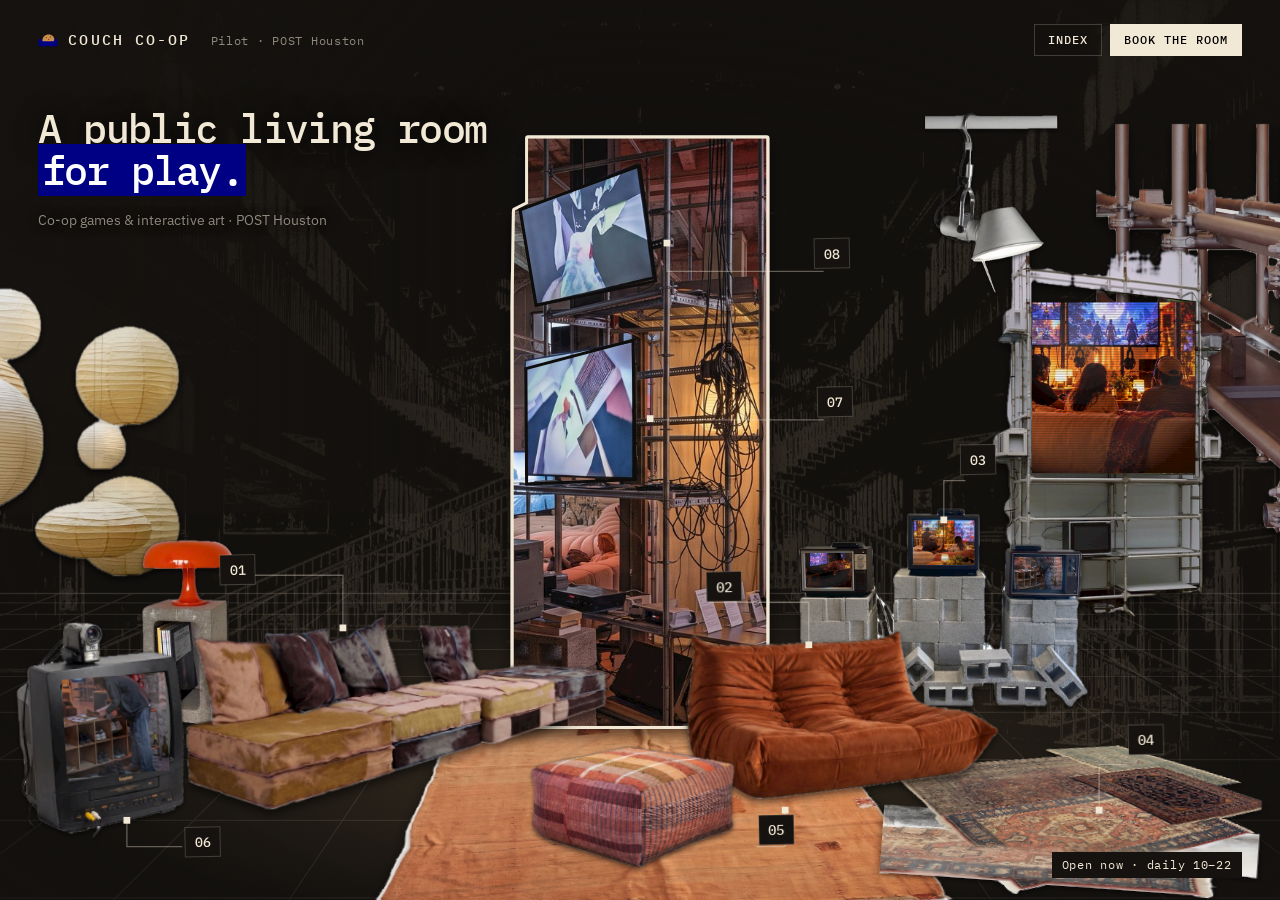
<file: quiet.html>
<!doctype html>
<html lang="en">
<head>
<meta charset="utf-8">
<meta name="viewport" content="width=device-width, initial-scale=1, viewport-fit=cover">
<title>Couch Co-Op</title>
<link rel="icon" href="mark-quiet.svg" type="image/svg+xml">
<link rel="icon" href="favicon-64.png" sizes="64x64" type="image/png">
<link rel="apple-touch-icon" href="apple-touch-icon.png">
<meta name="description" content="Couch Co-Op is a public living room for play: cooperative games and interactive art. Pilot edition at POST Houston.">
<link rel="preconnect" href="https://fonts.googleapis.com">
<link rel="preconnect" href="https://fonts.gstatic.com" crossorigin>
<link href="https://fonts.googleapis.com/css2?family=Unbounded:wght@900&family=Instrument+Serif:ital@0;1&family=Space+Grotesk:wght@500;700&family=VT323&display=swap" rel="stylesheet">
<link rel="stylesheet" href="style.css?v=1795007641">
<style>
  :root { --night:#14110e; --paper:#f1e8d4; --ink:#2a2420; --cut:#000080; --amber:#f3b23c; --silver:#c3c3c3; --navy:#000080; }
  * { box-sizing:border-box; }
  html,body { margin:0; height:100%; background:var(--night); color:var(--paper); overflow:hidden; font-family:"Space Grotesk",system-ui,sans-serif; -webkit-font-smoothing:antialiased; }
  .collage { position:fixed; inset:0; width:100%; height:100%; display:block; opacity:0; transition:opacity .7s ease; }
  body.ready .collage { opacity:1; }
  .loader { position:fixed; left:50%; top:50%; transform:translate(-50%,-50%); z-index:5; width:min(280px,70vw); text-align:center;
    font:400 20px/1 VT323, monospace; letter-spacing:1px; color:#f1e8d4b3; transition:opacity .4s; pointer-events:none; }
  .loader p { margin:0 0 10px; }
  .loader .track { height:14px; padding:2px; background:#000; box-shadow:inset 1px 1px #808080, inset -1px -1px #f1e8d455; }
  .loader i { display:block; height:100%; width:0; background:var(--navy); box-shadow:inset 0 0 0 1px #3a4bd8; transition:width .2s steps(4); }
  body.ready .loader { opacity:0; }

  /* cut-outs */
  .piece { cursor:pointer; outline:none; }
  .piece.decor { cursor:default; }
  .piece .lift { transition:transform .35s cubic-bezier(.2,.9,.3,1.3); transform-box:fill-box; transform-origin:center; filter:url(#drop); }
  .piece image.cut { }
  .piece image.flat { opacity:.95; }
  .piece image.thin { filter:brightness(.85); }
  .piece .paper { fill:var(--paper); stroke:var(--paper); stroke-width:6; stroke-linejoin:round; vector-effect:non-scaling-stroke; }
  .piece:not(.decor):hover .lift, .piece:focus-visible .lift, .piece.on .lift { transform:translateY(-8px) scale(1.03); }
  .piece.on .lift.low, .piece:hover .lift.low { transform:scale(1.015); }
  .sticker .blue { fill:var(--cut); stroke:var(--paper); stroke-width:6; vector-effect:non-scaling-stroke; }
  .sticker:hover .blue, .sticker.on .blue { fill:#2846e6; }
  .sticker .cordline { fill:none; stroke:#a8977f; stroke-width:1.3; vector-effect:non-scaling-stroke; }
  .screen { cursor:pointer; outline:none; }
  .screen .slide, .tv .slide { opacity:0; animation:slide linear infinite; }
  .tv image { filter:saturate(1.15) contrast(1.05); }
  @keyframes slide { 0%, 30% { opacity:1; } 36%, 94% { opacity:0; } 100% { opacity:1; } }
  .screen .bezel { fill:none; stroke:#0d0c0b; stroke-width:3; vector-effect:non-scaling-stroke; }
  .screen .flip { opacity:0; transition:opacity .25s; }
  .screen .blue { fill:var(--cut); }
  .screen:hover .flip, .screen.on .flip, .screen:focus-visible .flip { opacity:1; }
  .screen:focus-visible .bezel { stroke:var(--amber); }
  .piece.decor .lift { cursor:default; }
  .st-k { font-family:VT323, monospace; letter-spacing:1px; fill:var(--paper); opacity:.8; }
  .st-t { font-family:VT323, monospace; fill:var(--paper); }

  /* hand-drawn layers that draw themselves on hover */
  .doodle { pointer-events:none; }
  .doodle .ln { fill:none; stroke:var(--paper); stroke-width:var(--sw); stroke-linecap:round; stroke-linejoin:round;
    stroke-dasharray:1; stroke-dashoffset:1; transition:stroke-dashoffset .55s ease var(--d,0s); }
  .doodle .ray { stroke:#ffd27a; }
  .doodle .dtext { font:900 30px Unbounded; fill:var(--amber); opacity:0; transition:opacity .4s ease var(--d); }
  .piece.on .doodle .dtext { opacity:1; }
  .doodle .fl { transform:scale(0); transform-box:fill-box; transform-origin:50% 100%; transition:transform .4s cubic-bezier(.3,1.7,.5,1) calc(var(--d,0s) + .6s); }
  .doodle .f { fill:#ffbf4d; stroke:var(--paper); stroke-width:var(--sw); stroke-linejoin:round; }
  .doodle .fi { fill:#fff4cf; }
  .doodle .fl path { transform-box:fill-box; transform-origin:50% 100%; animation:flick 1.3s ease-in-out infinite alternate; }
  .doodle .fi { animation-duration:.9s !important; }
  @keyframes flick { 0% { transform:skewX(-5deg) scaleY(.92); } 45% { transform:skewX(4deg) scaleY(1.07); } 100% { transform:skewX(-2deg) scaleY(.97); } }
  .doodle .gl { opacity:0; mix-blend-mode:screen; transition:opacity .7s ease calc(var(--d,0s) + .7s); }
  .doodle .hrt { fill:#e8735a; stroke:var(--paper); stroke-width:calc(var(--sw) * .6); opacity:0; transform-box:fill-box; transform-origin:center; }
  .piece.on .doodle .hrt, .piece:focus-visible .doodle .hrt { animation:floatUp 2.4s ease-out var(--d) infinite; }
  @keyframes floatUp { 0% { opacity:0; transform:translateY(0) scale(.6); } 20% { opacity:1; transform:translateY(-8px) scale(1); } 100% { opacity:0; transform:translateY(-50px) scale(.9) rotate(12deg); } }
  .piece.on .doodle .ln, .piece:focus-visible .doodle .ln, body.dark .piece[data-id="lights"] .doodle .ln { stroke-dashoffset:0; }
  .piece.on .doodle .fl, .piece:focus-visible .doodle .fl, body.dark .piece[data-id="lights"] .doodle .fl { transform:scale(1); }
  .piece.on .doodle .gl, .piece:focus-visible .doodle .gl, body.dark .piece[data-id="lights"] .doodle .gl { opacity:1; }
  body:not(.dark) .piece:not(.on):not(:focus-visible) .doodle * { transition-delay:0s !important; transition-duration:.3s !important; }

  /* tags */
  .ptag .bg { fill:var(--silver); stroke:#0a0a0a; stroke-width:2; filter:url(#drop); }
  .ptag .hi { fill:none; stroke:#fff; stroke-width:3; }
  .ptag .lo { fill:none; stroke:#6b6b6b; stroke-width:3; }
  .ptag .chip { fill:var(--navy); }
  .ptag .num { font:400 30px VT323, monospace; fill:#fff; }
  .ptag .lbl { font:400 30px VT323, monospace; fill:#000; letter-spacing:.5px; }
  .ptag .string { fill:none; stroke:var(--paper); stroke-width:1.3; vector-effect:non-scaling-stroke; opacity:.8; }
  .ptag .pin { fill:var(--paper); stroke:#000; stroke-width:2; }
  .ptag { transition:opacity .3s; }
  .collage.hovering .ptag { opacity:.45; }
  .collage.hovering .ptag.on { opacity:1; }
  .ptag.on .chip { fill:var(--cut); }
  /* calm by default: just the number; the label slides out on hover */
  .ptag .mini { fill:var(--silver); stroke:#0a0a0a; stroke-width:2; filter:url(#drop); }
  .ptag .full { opacity:0; transition:opacity .15s; }
  .ptag.on .full { opacity:1; } .ptag.on .mini { opacity:0; }
  .ptag .string { opacity:.35 !important; } .ptag.on .string { opacity:.9 !important; }
  .ptags { pointer-events:none; } .ptag .card, .ptag .dot { pointer-events:all; cursor:pointer; }
  .ptag.on .bg { fill:#dcdcdc; }

  /* ===== internet core: CCTV feed, detection boxes, Win98 chrome ===== */
  .scan { position:fixed; inset:0; z-index:8; pointer-events:none;
    background:repeating-linear-gradient(180deg, #0000 0 2px, #0000002e 2px 3px), radial-gradient(ellipse at 50% 55%, #0000 55%, #000a 100%); mix-blend-mode:multiply; }
  .grain { position:fixed; inset:-50%; z-index:8; pointer-events:none; opacity:.07; background-image:url("data:image/svg+xml,%3Csvg xmlns='http://www.w3.org/2000/svg' width='160' height='160'%3E%3Cfilter id='n'%3E%3CfeTurbulence baseFrequency='.9' numOctaves='2' stitchTiles='stitch'/%3E%3C/filter%3E%3Crect width='160' height='160' filter='url(%23n)'/%3E%3C/svg%3E"); animation:grain 1s steps(4) infinite; }
  @keyframes grain { 0% { transform:translate(0,0); } 25% { transform:translate(-3%,2%); } 50% { transform:translate(2%,-3%); } 75% { transform:translate(-2%,-1%); } }
  .hud { position:fixed; z-index:9; pointer-events:none; font:400 22px/1 VT323, monospace; color:#e9f0e6; letter-spacing:1px; text-shadow:0 0 6px #000, 0 0 2px #000; }
  .hud.bl { left:clamp(20px,3vw,44px); bottom:22px; display:flex; gap:18px; align-items:center; }
  .hud.br { right:clamp(20px,3vw,44px); bottom:22px; text-align:right; }
  .rec { color:#ff3b2f; } .rec::before { content:"●"; margin-right:6px; animation:blink 1.2s steps(2) infinite; }
  .hud .open, .hud .closed { color:var(--paper); }
  @keyframes blink { 50% { opacity:0; } }
  .lock { position:fixed; z-index:9; pointer-events:none; opacity:0; transition:opacity .15s; }
  .lock.on { opacity:1; }
  .lock i { position:absolute; width:18px; height:18px; border:2px solid #e9f0e6; filter:drop-shadow(0 0 2px #000); }
  .lock i:nth-child(1) { left:0; top:0; border-right:0; border-bottom:0; }
  .lock i:nth-child(2) { right:0; top:0; border-left:0; border-bottom:0; }
  .lock i:nth-child(3) { left:0; bottom:0; border-right:0; border-top:0; }
  .lock i:nth-child(4) { right:0; bottom:0; border-left:0; border-top:0; }
  .lock b { display:none; position:absolute; left:0; top:100%; margin-top:4px; white-space:nowrap; font:400 20px/1 VT323, monospace; background:#e9f0e6; color:#000; padding:2px 6px 1px; }
  .lock.on { animation:lockin .25s steps(3); }
  @keyframes lockin { from { transform:scale(1.12); } }
  /* pixel cursors */
  html, body, .piece.decor { cursor:url("data:image/svg+xml,%3Csvg xmlns='http://www.w3.org/2000/svg' width='22' height='32' shape-rendering='crispEdges'%3E%3Cpath d='M1 1v23l6-6 4 10 4-2-4-9h8z' fill='%23fff' stroke='%23000' stroke-width='1.6'/%3E%3C/svg%3E") 1 1, default; }
  .piece, .screen, button, a, .ptag { cursor:url("data:image/svg+xml,%3Csvg xmlns='http://www.w3.org/2000/svg' width='26' height='30' shape-rendering='crispEdges'%3E%3Cpath d='M8 1h3v10h2V8h3v4h2V10h3v3h2v3h1v7l-2 4v2H9v-3l-6-6v-3h3l2 2z' fill='%23fff' stroke='%23000' stroke-width='1.6'/%3E%3C/svg%3E") 9 1, pointer; }
  /* Win98 bevel buttons in the top bar */
  .btn, .btn.ghost { background:var(--silver); color:#000; border-radius:0; font:400 22px/1 VT323, monospace; padding:7px 14px 6px; letter-spacing:.5px;
    box-shadow:inset -2px -2px #0a0a0a, inset 2px 2px #fff, inset -4px -4px #808080, inset 4px 4px #dfdfdf; }
  .btn:active { box-shadow:inset 2px 2px #0a0a0a, inset -2px -2px #fff, inset 4px 4px #808080; }
  .btn.primary { background:var(--navy); color:#fff; box-shadow:inset -2px -2px #000, inset 2px 2px #5a74e8; }
  .study { font:400 20px VT323, monospace; letter-spacing:1px; color:#f1e8d499; }
  /* boot dialog */
  .boot { position:fixed; inset:0; z-index:60; display:grid; place-items:center; background:#000; transition:opacity .5s, visibility .5s; }
  .boot.done { opacity:0; visibility:hidden; }
  .boot .dlg { width:min(420px, calc(100% - 40px)); background:var(--silver); color:#000; font:400 22px VT323, monospace;
    box-shadow:inset -2px -2px #0a0a0a, inset 2px 2px #fff, inset -4px -4px #808080, inset 4px 4px #dfdfdf; padding:4px; }
  .dlg .tb { background:linear-gradient(90deg, var(--navy), #1084d0); color:#fff; padding:3px 6px; display:flex; justify-content:space-between; }
  .dlg .tb span:last-child { background:var(--silver); color:#000; width:20px; text-align:center; box-shadow:inset -1px -1px #0a0a0a, inset 1px 1px #fff; }
  .dlg .in { padding:18px 18px 16px; }
  .dlg .bar { height:24px; margin:12px 0 6px; padding:3px; background:#fff; box-shadow:inset 2px 2px #808080, inset -2px -2px #fff; display:flex; gap:3px; overflow:hidden; }
  .dlg .bar i { flex:0 0 14px; background:var(--navy); opacity:0; animation:fill 1.6s steps(1) forwards; }
  @keyframes fill { to { opacity:1; } }
  .dlg small { font-size:18px; color:#444; }
  /* the content windows, re-skinned as Win98 dialogs */
  .window { border-radius:0 !important; border:0 !important; background:var(--silver) !important; padding:4px !important;
    box-shadow:inset -2px -2px #0a0a0a, inset 2px 2px #fff, inset -4px -4px #808080, inset 4px 4px #dfdfdf, 0 30px 80px #000 !important; }
  .winbar { background:linear-gradient(90deg, var(--navy), #1084d0) !important; color:#fff !important; padding:4px 4px 4px 10px !important; border:0 !important; gap:10px !important; }
  .winbar h2, .winnum { font:400 22px/1 VT323, monospace !important; letter-spacing:.5px !important; color:#fff !important; text-transform:none !important; }
  .winbar .close { background:var(--silver) !important; color:#000 !important; font:400 18px/1 VT323, monospace !important; padding:4px 8px !important;
    box-shadow:inset -1px -1px #0a0a0a, inset 1px 1px #fff, inset -2px -2px #808080 !important; }
  .winbody { background:var(--paper); margin-top:4px; box-shadow:inset 2px 2px #808080, inset -2px -2px #fff; }
  @media (prefers-reduced-motion: reduce) { .grain, .rec::before, .hero h1::after { animation:none; } .boot { display:none; } }

  /* lights */
  #veil, #glows { transition:opacity .8s; }
  body.dark #veil { opacity:.55; }
  body.dark #glows { opacity:1; mix-blend-mode:screen; }

  /* frame UI */
  .top { position:fixed; inset:0 0 auto; z-index:10; display:flex; align-items:center; padding:24px clamp(20px,3vw,44px); gap:20px; }
  .logo .mark { width:1.05em; height:1.05em; image-rendering:pixelated; vertical-align:-.16em; margin-right:.3em; }
  .logo { font:400 34px/1 VT323, monospace; letter-spacing:1px; color:var(--paper); text-decoration:none; }
  .top nav { margin-left:auto; display:flex; gap:8px; }
  .btn { border:0; }
  .hero { position:fixed; left:clamp(20px,3vw,44px); top:clamp(88px,12vh,128px); z-index:10; pointer-events:none; max-width:min(760px,52vw); }
  .hero h1 { margin:0 0 16px; font:400 clamp(40px,4.3vw,78px)/.85 VT323, monospace; letter-spacing:-1px; text-shadow:0 2px 0 #000, 0 0 18px #000; }
  .hero h1 mark { background:var(--navy); color:#fff; padding:0 .12em; text-shadow:none; }
  .hero em { color:var(--amber); }
  .hero p { display:inline-block; background:#ffffe1; color:#000 !important; border:1px solid #000; padding:5px 8px; font:13px/1.45 Tahoma, Verdana, "Segoe UI", sans-serif !important; box-shadow:2px 2px 0 #0008; margin:0; font-size:15px; line-height:1.5; color:#f1e8d4b0; max-width:26em; }

  /* placeholder window */
  .ov { position:fixed; inset:0; z-index:20; display:grid; place-items:center; background:#000c; }
  .ov[hidden] { display:none; }
  .card { background:var(--paper); color:var(--ink); width:min(520px,calc(100% - 32px)); padding:30px 32px 34px; position:relative; transform:rotate(-1.2deg); box-shadow:0 30px 80px #000; }
  .card .n { font:700 11px "Space Grotesk"; letter-spacing:2px; color:var(--cut); }
  .card h2 { margin:6px 0 10px; font:400 52px/1 "Instrument Serif",serif; }
  .card p { margin:0; color:#6f675e; }
  .card button { position:absolute; top:14px; right:16px; border:0; background:none; font:700 12px "Space Grotesk"; letter-spacing:1px; cursor:pointer; }

  .ptag .dot { display:none; }
  .tip { position:fixed; z-index:9; pointer-events:none; max-width:260px; background:#ffffe1; color:#000; border:1px solid #000; box-shadow:2px 2px 0 #0009;
    font:12px/1.4 Tahoma, Verdana, "Segoe UI", sans-serif; padding:6px 9px 7px; opacity:0; transform:translateY(4px); transition:opacity .12s, transform .12s; }
  .tip.on { opacity:1; transform:none; transition-delay:.25s; }
  .tip b { display:block; font-weight:700; margin-bottom:2px; }
  .tip::before { content:""; position:absolute; left:14px; top:-8px; border:8px solid transparent; border-top:0; border-bottom-color:#000; }
  .tip::after { content:""; position:absolute; left:15px; top:-6px; border:7px solid transparent; border-top:0; border-bottom-color:#ffffe1; }
  .ptag .dot circle { fill:var(--cut); stroke:var(--paper); stroke-width:3; vector-effect:non-scaling-stroke; filter:url(#drop); }
  .ptag .dot text { font:700 36px "Space Grotesk"; fill:#fff; }
  .swipe { display:none; }
  .phone-screen { background:url("concept/backdrop-post.jpg") center / cover !important; }
  body:not(.upright) .rotate ~ .top { }

  /* short screens (phones held sideways): numbered dots instead of labels */
  @media (max-height:560px) {
    .ptag > g:first-of-type, .ptag .string, .ptag .pin { display:none; }
    .ptag .dot { display:inline; }
    .hero h1 { font-size:32px; } .hero p { display:none; } .hero { top:54px; }
    .top { padding:10px 14px; gap:12px; } .logo { font-size:15px; } .study { display:none; }
    .btn, .btn.ghost { padding:5px 8px 4px; font-size:17px; }
    .hud { font-size:15px; bottom:10px !important; } .hud.bl { gap:10px; } .hud.bl span:nth-child(2) { display:none; }
    .lock b { font-size:15px; }
  }

  /* phones held upright: start screen, then a swipeable room */
  @media (max-width:760px) and (orientation:portrait) {
    body:not(.upright) .top, body:not(.upright) .hero { visibility:hidden; }
    .study, #lightsBtn { display:none; }
    .top { padding:14px 16px; gap:10px; } .logo { font-size:16px; } .btn { padding:8px 11px; font-size:11px; }
    .pan { position:fixed; inset:0; overflow-x:auto; overflow-y:hidden; scrollbar-width:none; -webkit-overflow-scrolling:touch; }
    .pan::-webkit-scrollbar { display:none; }
    .collage { position:absolute; inset:auto; top:0; left:0; height:100svh; width:150svh; }
    .hero { top:64px; max-width:none; right:16px; }
    .hero h1 { font-size:40px; } .hero p { font-size:14px; }
    .swipe { display:block; position:fixed; left:50%; bottom:max(14px, env(safe-area-inset-bottom)); transform:translateX(-50%); z-index:9; margin:0;
      padding:7px 14px; border-radius:999px; background:#14110ecc; color:var(--paper); font-size:12px; font-weight:700; letter-spacing:1px; text-transform:uppercase; pointer-events:none; transition:opacity .6s; }
    .swiped .swipe { opacity:0; }
  }
</style>

<link href="https://fonts.googleapis.com/css2?family=IBM+Plex+Mono:wght@400;500&family=IBM+Plex+Sans:wght@400;500;600&display=swap" rel="stylesheet">
<style id="quiet">
  :root { --q-ink:#f1e8d4; --q-dim:#f1e8d48c; --q-line:#f1e8d433; --q-bg:#14110e; --mono:"IBM Plex Mono", ui-monospace, monospace; --sans:"IBM Plex Sans", system-ui, sans-serif; }
  html, body, .piece.decor, .piece, .screen, button, a, .ptag { cursor:auto; }
  .piece:not(.decor), .screen, button, a, .ptag .card, .ptag .dot { cursor:pointer; }
  body { font-family:var(--sans); }
  .scan, .grain, .hud.bl { display:none !important; }
  /* top bar */
  .logo { font:500 15px/1 var(--mono) !important; letter-spacing:.14em !important; }
  .logo .mark { width:20px !important; height:20px !important; image-rendering:auto !important; vertical-align:-5px !important; margin-right:10px !important; }
  .study { font:400 12px var(--mono) !important; letter-spacing:.06em !important; color:var(--q-dim) !important; }
  .btn, .btn.ghost { font:500 12px/1 var(--mono) !important; letter-spacing:.08em !important; text-transform:uppercase; padding:10px 14px !important;
    background:transparent !important; color:var(--q-ink) !important; box-shadow:inset 0 0 0 1px var(--q-line) !important; border-radius:0 !important; }
  .btn:hover { box-shadow:inset 0 0 0 1px var(--q-ink) !important; }
  .btn.primary { background:var(--q-ink) !important; color:#000 !important; box-shadow:none !important; }
  /* hero */
  .hero h1 { font:500 clamp(30px,3.1vw,50px)/1.05 var(--mono) !important; letter-spacing:-.04em !important; text-shadow:0 0 24px #000 !important; }
  .hero h1 mark { padding:0 .08em; }
  .hero p { background:none !important; border:0 !important; box-shadow:none !important; padding:0 !important;
    font:400 14px/1.5 var(--sans) !important; color:var(--q-dim) !important; text-shadow:0 0 12px #000; }
  /* numbered chips: flat squares, label in plain type */
  .ptag .bg, .ptag .mini { fill:var(--q-bg) !important; stroke:var(--q-line) !important; stroke-width:1.5 !important; filter:none !important; }
  .ptag .hi, .ptag .lo { display:none; }
  .ptag .chip { fill:transparent !important; }
  .ptag.on .chip { fill:var(--cut) !important; }
  .ptag .num { font:500 20px var(--mono) !important; fill:var(--q-ink) !important; }
  .ptag .lbl { font:500 18px var(--mono) !important; letter-spacing:.06em !important; fill:var(--q-ink) !important; }
  .ptag.on .bg { fill:var(--q-bg) !important; stroke:var(--q-ink) !important; }
  .ptag .pin { fill:var(--q-ink) !important; stroke:none !important; }
  .ptag .dot circle { fill:var(--q-bg) !important; stroke:var(--q-ink) !important; stroke-width:1.5 !important; filter:none !important; }
  .ptag .dot text { font:500 30px var(--mono) !important; fill:var(--q-ink) !important; }
  /* hover: thin brackets + a plain label */
  .lock i { border-width:1px !important; width:14px !important; height:14px !important; border-color:var(--q-ink) !important; }
  .lock.on { animation:none !important; }
  .tip { background:var(--q-bg) !important; color:var(--q-ink) !important; border:1px solid var(--q-line) !important; box-shadow:none !important;
    font:400 13px/1.45 var(--sans) !important; padding:10px 12px !important; max-width:240px !important; }
  .tip b { font:500 11px/1 var(--mono) !important; letter-spacing:.08em; text-transform:uppercase; margin-bottom:6px !important; color:var(--q-ink); }
  .tip::before, .tip::after { display:none !important; }
  .hud.br { font:400 12px/1 var(--mono) !important; letter-spacing:.06em !important; color:var(--q-ink) !important; text-shadow:none !important; background:var(--q-bg); padding:7px 10px; }
  .hud .open, .hud .closed { color:var(--q-ink) !important; }
  /* loader */
  .loader { font:400 11px/1 var(--mono) !important; letter-spacing:.14em !important; color:var(--q-dim) !important; }
  .loader .track { height:1px !important; padding:0 !important; background:var(--q-line) !important; box-shadow:none !important; }
  .loader i { background:var(--q-ink) !important; box-shadow:none !important; }
  /* screens on the tower */
  .st-k, .st-t { font-family:var(--mono) !important; }

  /* ---------- windows: flat paper panels ---------- */
  .window { background:#f3efe6 !important; padding:0 !important; box-shadow:0 40px 120px #000 !important; font-family:var(--sans) !important; color:#141210 !important; }
  .winbar { background:transparent !important; color:#141210 !important; padding:14px 18px 14px 28px !important; border-bottom:1px solid #1412101f !important; }
  .winbar h2, .winnum { font:500 11px/1 var(--mono) !important; letter-spacing:.12em !important; text-transform:uppercase !important; color:#141210 !important; }
  .winnum { color:var(--cut) !important; }
  .winbar .close { background:none !important; box-shadow:none !important; font:500 11px/1 var(--mono) !important; letter-spacing:.12em !important; color:#141210 !important; padding:8px 0 8px 10px !important; }
  .winbody { background:transparent !important; box-shadow:none !important; margin:0 !important; padding:28px 32px 34px !important; }
  .kicker { font:500 11px/1 var(--mono) !important; letter-spacing:.12em !important; color:#14121099 !important; }
  .display { font:600 clamp(34px,4.6vw,48px)/1.02 var(--sans) !important; letter-spacing:-.03em !important; }
  .display em { font-style:normal; background:var(--cut); color:#fff; padding:0 .08em; }
  .lead { font:400 17px/1.5 var(--sans) !important; color:#141210 !important; }
  .winbody p { font-family:var(--sans); font-size:14px; }
  .pic { padding:0 !important; box-shadow:none !important; background:none !important; }
  .grp { border-top:1px solid #1412101f !important; }
  .grp > h4, .winbody .grp > h4 { font:500 11px/1 var(--mono) !important; letter-spacing:.12em !important; }
  .facts b, .price, .way b, .day b, .menu .lbl, .ticks, .summary b { font-family:var(--sans) !important; font-weight:600 !important; letter-spacing:-.02em; }
  .facts b { font-size:32px !important; } .price { font-size:44px !important; } .way b { font-size:22px !important; } .menu .lbl { font-size:24px !important; }
  .ticks { font:400 15px/1.9 var(--sans) !important; }
  .day, .hslot, .window .btn, .window .btn.wide, .way { background:#fff !important; color:#141210 !important; box-shadow:inset 0 0 0 1px #14121026 !important; border-radius:0 !important; }
  .day b { font-size:26px !important; }
  .day small, .hslot small { font-family:var(--mono) !important; }
  .day[aria-checked="true"], .hslot.sel { background:var(--cut) !important; color:#fff !important; box-shadow:none !important; }
  .hslot.taken, .hslot.past { background:transparent !important; color:#14121055 !important; box-shadow:inset 0 0 0 1px #1412100f !important; }
  .booking input, .booking select { background:#fff !important; box-shadow:inset 0 0 0 1px #14121033 !important; font-family:var(--sans) !important; font-size:14px !important; }
  .window .btn, .window .btn.wide { font:500 12px/1 var(--mono) !important; letter-spacing:.1em !important; text-transform:uppercase; padding:14px 18px !important; }
  .window .btn:hover { box-shadow:inset 0 0 0 1px #141210 !important; }
  .window .btn.wide, .window > .winbody > .btn { background:#141210 !important; color:#f3efe6 !important; box-shadow:none !important; }
  .summary { background:#141210 !important; color:#f3efe6 !important; font:400 14px/1.5 var(--sans) !important; }
  .summary b { font-size:22px !important; }
  .way:nth-child(2) { background:var(--cut) !important; color:#fff !important; box-shadow:none !important; }
  .pkg.premium { background:var(--cut) !important; }
  .menu button:hover .lbl { background:none !important; color:var(--cut) !important; }
  .rotate-title, .rotate-logo { font-family:var(--mono) !important; }
  @media (max-height:560px) { .hero h1 { font-size:22px !important; } .hero { top:48px !important; } .logo { font-size:12px !important; } }
</style>
</head>
<body>
<header class="top">
  <a class="logo" href="#"><img class="mark" src="mark-quiet.svg" alt="" width="26" height="26">COUCH CO-OP</a>
  <span class="study">Pilot · POST Houston</span>
  <nav><button class="btn ghost" data-open="menu" aria-haspopup="dialog">Index</button><button class="btn primary" data-open="book">Book the room</button></nav>
</header>
<div class="loader" aria-hidden="true"><p>LOADING <span id="loadtxt"></span></p><div class="track"><i id="loadbar"></i></div></div>
<div class="pan" id="pan"><svg class="collage" id="scene" viewBox="0 0 2000 1333" preserveAspectRatio="xMidYMax slice" role="group" aria-label="Couch Co-Op: a living room for play, collaged into the POST Houston atrium">
  <defs>
    <mask id="a0" maskUnits="userSpaceOnUse" x="0" y="0" width="600" height="900"><image href="concept/lite/pipes-a.jpg" width="600" height="900" preserveAspectRatio="none"/></mask><mask id="a1" maskUnits="userSpaceOnUse" x="0" y="0" width="569" height="900"><image href="concept/lite/rack-forest-a.jpg" width="569" height="900" preserveAspectRatio="none"/></mask><mask id="a2" maskUnits="userSpaceOnUse" x="0" y="0" width="621" height="788"><image href="concept/lite/lanterns-a.jpg" width="621" height="788" preserveAspectRatio="none"/></mask><mask id="a3" maskUnits="userSpaceOnUse" x="0" y="0" width="856" height="900"><image href="concept/lite/kilim-a.jpg" width="856" height="900" preserveAspectRatio="none"/></mask><mask id="a4" maskUnits="userSpaceOnUse" x="0" y="0" width="900" height="754"><image href="concept/lite/rugs-a.jpg" width="900" height="754" preserveAspectRatio="none"/></mask><clipPath id="c5"><path d="M282.0 0.0 L609.0 0.0 L609.0 806.0 L262.0 806.0 L262.0 228.0 L264.0 99.0 L282.0 90.0Z"/></clipPath><mask id="a6" maskUnits="userSpaceOnUse" x="0" y="0" width="900" height="635"><image href="concept/lite/crt-blocks-a.jpg" width="900" height="635" preserveAspectRatio="none"/></mask><mask id="a7" maskUnits="userSpaceOnUse" x="0" y="0" width="398" height="900"><image href="concept/lite/lamp-mushroom-a.jpg" width="398" height="900" preserveAspectRatio="none"/></mask><mask id="a8" maskUnits="userSpaceOnUse" x="0" y="0" width="900" height="407"><image href="concept/lite/floor-sofa-a.jpg" width="900" height="407" preserveAspectRatio="none"/></mask><mask id="a9" maskUnits="userSpaceOnUse" x="0" y="0" width="900" height="522"><image href="concept/lite/togo-a.jpg" width="900" height="522" preserveAspectRatio="none"/></mask><mask id="a10" maskUnits="userSpaceOnUse" x="0" y="0" width="688" height="900"><image href="concept/lite/crt-cam-a.jpg" width="688" height="900" preserveAspectRatio="none"/></mask><mask id="a11" maskUnits="userSpaceOnUse" x="0" y="0" width="900" height="538"><image href="concept/lite/pouf-a.jpg" width="900" height="538" preserveAspectRatio="none"/></mask><mask id="a12" maskUnits="userSpaceOnUse" x="0" y="0" width="657" height="900"><image href="concept/lite/clamp-lamp-a.jpg" width="657" height="900" preserveAspectRatio="none"/></mask>
    <filter id="drop" x="-15%" y="-15%" width="130%" height="140%"><feDropShadow dx="0" dy="10" stdDeviation="10" flood-color="#000" flood-opacity=".6"/></filter>
    <filter id="sticker" x="-10%" y="-10%" width="120%" height="125%">
      <feMorphology in="SourceAlpha" operator="dilate" radius="10" result="grow"/>
      <feFlood flood-color="#f1e8d4"/><feComposite in2="grow" operator="in" result="edge"/>
      <feMerge><feMergeNode in="edge"/><feMergeNode in="SourceGraphic"/></feMerge>
    </filter>
    <pattern id="tvscan" width="4" height="4" patternUnits="userSpaceOnUse"><rect width="4" height="1.6" fill="#000" opacity=".35"/></pattern>
    <radialGradient id="sheen" cx=".3" cy=".2" r=".9"><stop offset="0" stop-color="#fff" stop-opacity=".22"/><stop offset=".5" stop-color="#fff" stop-opacity="0"/><stop offset="1" stop-color="#000" stop-opacity=".45"/></radialGradient>
    <radialGradient id="glow"><stop offset="0" stop-color="#ffd27a" stop-opacity=".7"/><stop offset="1" stop-color="#ffd27a" stop-opacity="0"/></radialGradient>
    <radialGradient id="candleglow"><stop offset="0" stop-color="#ffcf6e" stop-opacity=".75"/><stop offset=".4" stop-color="#ffb347" stop-opacity=".22"/><stop offset="1" stop-color="#ffb347" stop-opacity="0"/></radialGradient>
    <radialGradient id="fade" cx=".5" cy=".55" r=".75"><stop offset=".55" stop-color="#14110e" stop-opacity="0"/><stop offset="1" stop-color="#14110e" stop-opacity=".85"/></radialGradient>
    <linearGradient id="left" x1="0" x2="1"><stop offset=".12" stop-color="#14110e" stop-opacity=".92"/><stop offset=".42" stop-color="#14110e" stop-opacity="0"/></linearGradient>
    <radialGradient id="pool" cx=".5" cy=".5" r=".5"><stop offset="0" stop-color="#ffcf8a" stop-opacity=".16"/><stop offset="1" stop-color="#ffcf8a" stop-opacity="0"/></radialGradient>
  </defs>
  <image href="concept/backdrop-lite.jpg" width="2000" height="1333" opacity=".22"/>
  <path d="M-507 880 L-2640 1333 M-399 880 L-2380 1333 M-292 880 L-2120 1333 M-184 880 L-1860 1333 M-76 880 L-1600 1333 M31 880 L-1340 1333 M139 880 L-1080 1333 M247 880 L-820 1333 M354 880 L-560 1333 M462 880 L-300 1333 M569 880 L-40 1333 M677 880 L220 1333 M785 880 L480 1333 M892 880 L740 1333 M1000 880 L1000 1333 M1108 880 L1260 1333 M1215 880 L1520 1333 M1323 880 L1780 1333 M1431 880 L2040 1333 M1538 880 L2300 1333 M1646 880 L2560 1333 M1753 880 L2820 1333 M1861 880 L3080 1333 M1969 880 L3340 1333 M2076 880 L3600 1333 M2184 880 L3860 1333 M2292 880 L4120 1333 M2399 880 L4380 1333 M2507 880 L4640 1333 M0 893 H2000 M0 910 H2000 M0 932 H2000 M0 962 H2000 M0 1002 H2000 M0 1055 H2000 M0 1125 H2000 M0 1215 H2000 M0 1330 H2000" fill="none" stroke="#f1e8d4" stroke-opacity=".09" stroke-width="1.2" vector-effect="non-scaling-stroke"/>
  <rect y="878" width="2000" height="2" fill="#f1e8d4" opacity=".14"/>
  <rect width="2000" height="1333" fill="url(#fade)"/>
  <rect width="2000" height="760" fill="url(#left)"/>
  <ellipse cx="1000" cy="1120" rx="900" ry="260" fill="url(#pool)"/>
  <rect id="veil" width="2000" height="1333" fill="#000" opacity="0"/>
  <g id="glows" opacity="0"><circle cx="1800" cy="1080" r="260" fill="url(#glow)"/></g>
  
  <g class="piece decor" aria-hidden="true"><g transform="translate(1900 520) rotate(0) scale(0.75 0.75) translate(-300.0 -450.0)"><g class="lift"><g><image class="thin" href="concept/lite/pipes.jpg" width="600" height="900" preserveAspectRatio="none" mask="url(#a0)"/></g></g></g></g><g class="piece decor" aria-hidden="true"><g transform="translate(1690 640) rotate(0) scale(0.62 0.62) translate(-284.5 -450.0)"><g class="lift"><g><image class="thin" href="concept/lite/rack-forest.jpg" width="569" height="900" preserveAspectRatio="none" mask="url(#a1)"/></g><defs><clipPath id="tv1_0"><polygon points="108,140 498,140 498,548 108,548"/></clipPath></defs><g class="tv" clip-path="url(#tv1_0)"><image class="base" style="animation-duration:10.4s;animation-delay:-1.7s" href="concept/tv/tv1.jpg" x="108" y="140" width="390" height="408" preserveAspectRatio="xMidYMid slice"/><image class="slide" style="animation-duration:10.4s;animation-delay:-9.5s" href="concept/tv/tv3.jpg" x="108" y="140" width="390" height="408" preserveAspectRatio="xMidYMid slice"/><image class="slide" style="animation-duration:10.4s;animation-delay:-6.9s" href="concept/tv/tv2.jpg" x="108" y="140" width="390" height="408" preserveAspectRatio="xMidYMid slice"/><image class="slide" style="animation-duration:10.4s;animation-delay:-4.3s" href="concept/tv/tv6.jpg" x="108" y="140" width="390" height="408" preserveAspectRatio="xMidYMid slice"/><rect x="108" y="140" width="390" height="408" fill="url(#tvscan)"/><rect class="sheen" x="108" y="140" width="390" height="408" fill="url(#sheen)"/></g></g></g></g><g class="piece decor" aria-hidden="true"><g transform="translate(150 640) rotate(0) scale(0.55 0.55) translate(-310.5 -394.0)"><g class="lift"><g><image class="cut" href="concept/lite/lanterns.jpg" width="621" height="788" preserveAspectRatio="none" mask="url(#a2)"/></g></g></g></g><g class="piece" data-id="setup" data-open="setup" tabindex="0" role="button" aria-label="05 The setup"><g transform="translate(1010 1170) rotate(-3) scale(1.05 0.441) translate(-428.0 -450.0)"><g class="lift low"><g><image class="flat" href="concept/lite/kilim.jpg" width="856" height="900" preserveAspectRatio="none" mask="url(#a3)"/></g></g></g></g><g class="piece" data-id="vision" data-open="vision" tabindex="0" role="button" aria-label="04 Our vision"><g transform="translate(1640 1215) rotate(4) scale(0.62 0.31) translate(-450.0 -377.0)"><g class="lift low"><g><image class="flat" href="concept/lite/rugs.jpg" width="900" height="754" preserveAspectRatio="none" mask="url(#a4)"/></g></g></g></g><g class="piece decor"><g transform="translate(1000 640) rotate(0) scale(1.08 1.08) translate(-435.5 -403.0)"><g class="lift"><path class="paper" d="M282.0 0.0 L609.0 0.0 L609.0 806.0 L262.0 806.0 L262.0 228.0 L264.0 99.0 L282.0 90.0Z"/><image href="concept/render/tower.jpg" width="822" height="806" clip-path="url(#c5)" preserveAspectRatio="none"/></g><defs><clipPath id="scr0"><polygon points="279,316 426,277 429,468 280,474"/></clipPath></defs><g class="piece screen" data-id="publishers" data-open="publishers" tabindex="0" role="button" aria-label="07 For publishers"><g clip-path="url(#scr0)"><image class="slide" style="animation-duration:9s;animation-delay:0s" href="concept/render/slide1.jpg" x="279" y="277" width="150" height="197" preserveAspectRatio="xMidYMid slice"/><image class="slide" style="animation-duration:9s;animation-delay:3s" href="concept/render/slide2.jpg" x="279" y="277" width="150" height="197" preserveAspectRatio="xMidYMid slice"/><image class="slide" style="animation-duration:9s;animation-delay:6s" href="concept/render/slide3.jpg" x="279" y="277" width="150" height="197" preserveAspectRatio="xMidYMid slice"/></g><g class="flip"><polygon class="blue" points="279,316 426,277 429,468 280,474"/><g transform="translate(354 376) rotate(-14)"><text class="st-k" y="-20.4" text-anchor="middle" style="font-size:5.1px">FEATURED SCREEN</text><text class="st-t" y="-2.8" text-anchor="middle" style="font-size:16px">YOUR GAME</text><text class="st-t" y="14.0" text-anchor="middle" style="font-size:16px">HERE</text></g></g><polygon class="bezel" points="279,316 426,277 429,468 280,474"/></g><defs><clipPath id="scr1"><polygon points="271,98 435,38 457,196 293,229"/></clipPath></defs><g class="piece screen" data-id="sidescreen" data-open="sidescreen" tabindex="0" role="button" aria-label="08 Side screen"><g clip-path="url(#scr1)"><image class="slide" style="animation-duration:6s;animation-delay:0s" href="concept/render/slide4.jpg" x="271" y="38" width="186" height="191" preserveAspectRatio="xMidYMid slice"/><image class="slide" style="animation-duration:6s;animation-delay:3s" href="concept/render/slide5.jpg" x="271" y="38" width="186" height="191" preserveAspectRatio="xMidYMid slice"/></g><g class="flip"><polygon class="blue" points="271,98 435,38 457,196 293,229"/><g transform="translate(364 134) rotate(-20)"><text class="st-k" y="-16.5" text-anchor="middle" style="font-size:7.0px">ALSO</text><text class="st-t" y="7.7" text-anchor="middle" style="font-size:22px">PLAYING</text></g></g><polygon class="bezel" points="271,98 435,38 457,196 293,229"/></g></g></g><g class="piece" data-id="program" data-open="program" tabindex="0" role="button" aria-label="03 Program"><g transform="translate(1450 900) rotate(0) scale(0.48 0.48) translate(-450.0 -317.5)"><g class="lift"><g><image class="cut" href="concept/lite/crt-blocks.jpg" width="900" height="635" preserveAspectRatio="none" mask="url(#a6)"/></g><defs><clipPath id="tv6_0"><polygon points="22,148 168,148 165,256 25,256"/></clipPath></defs><g class="tv" clip-path="url(#tv6_0)"><image class="base" style="animation-duration:5.2s;animation-delay:-5.0s" href="concept/tv/tv4.jpg" x="22" y="148" width="146" height="108" preserveAspectRatio="xMidYMid slice"/><image class="slide" style="animation-duration:5.2s;animation-delay:-2.4s" href="concept/tv/tv1.jpg" x="22" y="148" width="146" height="108" preserveAspectRatio="xMidYMid slice"/><rect x="22" y="148" width="146" height="108" fill="url(#tvscan)"/><rect class="sheen" x="22" y="148" width="146" height="108" fill="url(#sheen)"/></g><defs><clipPath id="tv6_1"><polygon points="355,48 545,48 545,186 355,186"/></clipPath></defs><g class="tv" clip-path="url(#tv6_1)"><image class="base" style="animation-duration:7.8s;animation-delay:-3.5s" href="concept/tv/tv2.jpg" x="355" y="48" width="190" height="138" preserveAspectRatio="xMidYMid slice"/><image class="slide" style="animation-duration:7.8s;animation-delay:-0.9s" href="concept/tv/tv6.jpg" x="355" y="48" width="190" height="138" preserveAspectRatio="xMidYMid slice"/><image class="slide" style="animation-duration:7.8s;animation-delay:-6.1s" href="concept/tv/tv3.jpg" x="355" y="48" width="190" height="138" preserveAspectRatio="xMidYMid slice"/><rect x="355" y="48" width="190" height="138" fill="url(#tvscan)"/><rect class="sheen" x="355" y="48" width="190" height="138" fill="url(#sheen)"/></g><defs><clipPath id="tv6_2"><polygon points="667,160 815,160 813,262 668,262"/></clipPath></defs><g class="tv" clip-path="url(#tv6_2)"><image class="base" style="animation-duration:5.2s;animation-delay:-2.0s" href="concept/tv/tv5.jpg" x="667" y="160" width="148" height="102" preserveAspectRatio="xMidYMid slice"/><image class="slide" style="animation-duration:5.2s;animation-delay:-4.6s" href="concept/tv/tv3.jpg" x="667" y="160" width="148" height="102" preserveAspectRatio="xMidYMid slice"/><rect x="667" y="160" width="148" height="102" fill="url(#tvscan)"/><rect class="sheen" x="667" y="160" width="148" height="102" fill="url(#sheen)"/></g></g></g></g><g class="piece decor" aria-hidden="true"><g transform="translate(330 960) rotate(0) scale(0.36 0.36) translate(-199.0 -450.0)"><g class="lift"><g><image class="cut" href="concept/lite/lamp-mushroom.jpg" width="398" height="900" preserveAspectRatio="none" mask="url(#a7)"/></g></g></g></g><g class="piece" data-id="dropin" data-open="dropin" tabindex="0" role="button" aria-label="01 Drop in"><g transform="translate(640 1050) rotate(-2) scale(0.7 0.7) translate(-450.0 -203.5)"><g class="lift"><g><image class="cut" href="concept/lite/floor-sofa.jpg" width="900" height="407" preserveAspectRatio="none" mask="url(#a8)"/></g></g></g></g><g class="piece" data-id="book" data-open="book" tabindex="0" role="button" aria-label="02 Book the room"><g transform="translate(1300 1060) rotate(3) scale(0.52 0.52) translate(-450.0 -261.0)"><g class="lift"><g><image class="cut" href="concept/lite/togo.jpg" width="900" height="522" preserveAspectRatio="none" mask="url(#a9)"/></g></g></g></g><g class="piece" data-id="visit" data-open="visit" tabindex="0" role="button" aria-label="06 Visit us"><g transform="translate(200 1080) rotate(-3) scale(0.36 0.36) translate(-344.0 -450.0)"><g class="lift"><g><image class="cut" href="concept/lite/crt-cam.jpg" width="688" height="900" preserveAspectRatio="none" mask="url(#a10)"/></g><defs><clipPath id="tv10_0"><polygon points="196,240 622,230 622,632 200,648"/></clipPath></defs><g class="tv" clip-path="url(#tv10_0)"><image class="base" style="animation-duration:5.2s;animation-delay:-1.4s" href="concept/tv/tv5.jpg" x="196" y="230" width="426" height="418" preserveAspectRatio="xMidYMid slice"/><image class="slide" style="animation-duration:5.2s;animation-delay:-4.0s" href="concept/tv/tv2.jpg" x="196" y="230" width="426" height="418" preserveAspectRatio="xMidYMid slice"/><rect x="196" y="230" width="426" height="418" fill="url(#tvscan)"/><rect class="sheen" x="196" y="230" width="426" height="418" fill="url(#sheen)"/></g></g></g></g><g class="piece" data-id="program" data-open="program" tabindex="0" role="button" aria-label="03 Program"><g transform="translate(990 1195) rotate(-1) scale(0.34 0.34) translate(-450.0 -269.0)"><g class="lift"><g><image class="cut" href="concept/lite/pouf.jpg" width="900" height="538" preserveAspectRatio="none" mask="url(#a11)"/></g></g></g></g><g class="piece decor" aria-hidden="true"><g transform="translate(1520 300) rotate(0) scale(0.3 0.3) translate(-328.5 -450.0)"><g class="lift"><g><image class="cut" href="concept/lite/clamp-lamp.jpg" width="657" height="900" preserveAspectRatio="none" mask="url(#a12)"/></g></g></g></g>
  <g class="ptags" aria-hidden="true"><g class="ptag" data-for="dropin"><path class="string" d="M382 852 L 560 852 L 560 930"/><rect class="pin" x="555" y="925" width="10" height="10"/><g class="card" data-for="dropin"><g class="full"><rect class="bg" x="360" y="830" width="236" height="44"/><path class="hi" d="M361.5 872.5 V831.5 H594"/><path class="lo" d="M361.5 872.5 H594 V831.5"/><text class="lbl" x="416" y="861">DROP IN · PLAY</text></g><rect class="mini" x="360" y="830" width="52" height="44"/><rect class="chip" x="366" y="836" width="40" height="32"/><text class="num" x="386" y="860" text-anchor="middle">01</text></g><g class="dot" data-for="dropin"><circle cx="560" cy="896" r="34"/><text x="560" y="909" text-anchor="middle">01</text></g></g><g class="ptag" data-for="book"><path class="string" d="M1102 892 L 1250 892 L 1250 955"/><rect class="pin" x="1245" y="950" width="10" height="10"/><g class="card" data-for="book"><g class="full"><rect class="bg" x="1080" y="870" width="223" height="44"/><path class="hi" d="M1081.5 912.5 V871.5 H1302"/><path class="lo" d="M1081.5 912.5 H1302 V871.5"/><text class="lbl" x="1136" y="901">BOOK THE ROOM</text></g><rect class="mini" x="1080" y="870" width="52" height="44"/><rect class="chip" x="1086" y="876" width="40" height="32"/><text class="num" x="1106" y="900" text-anchor="middle">02</text></g><g class="dot" data-for="book"><circle cx="1250" cy="921" r="34"/><text x="1250" y="934" text-anchor="middle">02</text></g></g><g class="ptag" data-for="program"><path class="string" d="M1482 712 L 1450 712 L 1450 770"/><rect class="pin" x="1445" y="765" width="10" height="10"/><g class="card" data-for="program"><g class="full"><rect class="bg" x="1460" y="690" width="248" height="44"/><path class="hi" d="M1461.5 732.5 V691.5 H1706"/><path class="lo" d="M1461.5 732.5 H1706 V691.5"/><text class="lbl" x="1516" y="721">SNACKS & NIGHTS</text></g><rect class="mini" x="1460" y="690" width="52" height="44"/><rect class="chip" x="1466" y="696" width="40" height="32"/><text class="num" x="1486" y="720" text-anchor="middle">03</text></g><g class="dot" data-for="program"><circle cx="1450" cy="736" r="34"/><text x="1450" y="749" text-anchor="middle">03</text></g></g><g class="ptag" data-for="vision"><path class="string" d="M1722 1132 L 1680 1132 L 1680 1200"/><rect class="pin" x="1675" y="1195" width="10" height="10"/><g class="card" data-for="vision"><g class="full"><rect class="bg" x="1700" y="1110" width="174" height="44"/><path class="hi" d="M1701.5 1152.5 V1111.5 H1872"/><path class="lo" d="M1701.5 1152.5 H1872 V1111.5"/><text class="lbl" x="1756" y="1141">SHOES OFF</text></g><rect class="mini" x="1700" y="1110" width="52" height="44"/><rect class="chip" x="1706" y="1116" width="40" height="32"/><text class="num" x="1726" y="1140" text-anchor="middle">04</text></g><g class="dot" data-for="vision"><circle cx="1680" cy="1166" r="34"/><text x="1680" y="1179" text-anchor="middle">04</text></g></g><g class="ptag" data-for="setup"><path class="string" d="M1172 1254 L 1215 1254 L 1215 1200"/><rect class="pin" x="1210" y="1195" width="10" height="10"/><g class="card" data-for="setup"><g class="full"><rect class="bg" x="1150" y="1232" width="174" height="44"/><path class="hi" d="M1151.5 1274.5 V1233.5 H1322"/><path class="lo" d="M1151.5 1274.5 H1322 V1233.5"/><text class="lbl" x="1206" y="1263">THE SETUP</text></g><rect class="mini" x="1150" y="1232" width="52" height="44"/><rect class="chip" x="1156" y="1238" width="40" height="32"/><text class="num" x="1176" y="1262" text-anchor="middle">05</text></g><g class="dot" data-for="setup"><circle cx="1215" cy="1166" r="34"/><text x="1215" y="1179" text-anchor="middle">05</text></g></g><g class="ptag" data-for="visit"><path class="string" d="M322 1254 L 240 1254 L 240 1215"/><rect class="pin" x="235" y="1210" width="10" height="10"/><g class="card" data-for="visit"><g class="full"><rect class="bg" x="300" y="1232" width="260" height="44"/><path class="hi" d="M301.5 1274.5 V1233.5 H559"/><path class="lo" d="M301.5 1274.5 H559 V1233.5"/><text class="lbl" x="356" y="1263">LIVE CAM · VISIT</text></g><rect class="mini" x="300" y="1232" width="52" height="44"/><rect class="chip" x="306" y="1238" width="40" height="32"/><text class="num" x="326" y="1262" text-anchor="middle">06</text></g><g class="dot" data-for="visit"><circle cx="240" cy="1181" r="34"/><text x="240" y="1194" text-anchor="middle">06</text></g></g><g class="ptag" data-for="publishers"><path class="string" d="M1272 622 L 1015 622 L 1015 620"/><rect class="pin" x="1010" y="615" width="10" height="10"/><g class="card" data-for="publishers"><g class="full"><rect class="bg" x="1250" y="600" width="236" height="44"/><path class="hi" d="M1251.5 642.5 V601.5 H1484"/><path class="lo" d="M1251.5 642.5 H1484 V601.5"/><text class="lbl" x="1306" y="631">FOR PUBLISHERS</text></g><rect class="mini" x="1250" y="600" width="52" height="44"/><rect class="chip" x="1256" y="606" width="40" height="32"/><text class="num" x="1276" y="630" text-anchor="middle">07</text></g><g class="dot" data-for="publishers"><circle cx="930" cy="690" r="34"/><text x="930" y="703" text-anchor="middle">07</text></g></g><g class="ptag" data-for="sidescreen"><path class="string" d="M1272 402 L 1040 402 L 1040 360"/><rect class="pin" x="1035" y="355" width="10" height="10"/><g class="card" data-for="sidescreen"><g class="full"><rect class="bg" x="1250" y="380" width="198" height="44"/><path class="hi" d="M1251.5 422.5 V381.5 H1447"/><path class="lo" d="M1251.5 422.5 H1447 V381.5"/><text class="lbl" x="1306" y="411">SIDE SCREEN</text></g><rect class="mini" x="1250" y="380" width="52" height="44"/><rect class="chip" x="1256" y="386" width="40" height="32"/><text class="num" x="1276" y="410" text-anchor="middle">08</text></g><g class="dot" data-for="sidescreen"><circle cx="760" cy="590" r="34"/><text x="760" y="603" text-anchor="middle">08</text></g></g></g>
</svg></div>
<div class="scan" aria-hidden="true"></div>
<div class="hud bl" aria-hidden="true"><span class="rec">REC</span><span id="clock"></span></div>
<div class="hud br" id="openNow" aria-live="polite"></div>
<div class="lock" id="lock" aria-hidden="true"><i></i><i></i><i></i><i></i><b></b></div>
<div class="tip" id="tip" aria-hidden="true"></div>
<p class="swipe" aria-hidden="true">← swipe the room →</p>
<div class="rotate" id="rotate">
  <div class="rotate-inner">
    <p class="rotate-logo">COUCH CO-OP</p>
    <div class="phone" aria-hidden="true"><div class="phone-screen"></div></div>
    <p class="rotate-title">Turn your phone <em>sideways</em></p>
    <p class="rotate-sub">to step into the living room</p>
    <p class="press">▶ PRESS START</p>
    <button class="rotate-skip" id="rotateSkip">Stay upright instead</button>
  </div>
</div>
<div class="hero"><h1>A public living room<br><mark>for play.</mark></h1><p>Co-op games &amp; interactive art · POST Houston</p></div>
<!-- ===== OVERLAY WINDOW ===== -->
<div class="overlay" id="overlay" hidden>
  <div class="backdrop" data-close></div>
  <section class="window" role="dialog" aria-modal="true" aria-labelledby="winTitle" tabindex="-1">
    <header class="winbar">
      <span class="winnum" id="winNum"></span>
      <h2 id="winTitle">—</h2>
      <button class="close" data-close aria-label="Close">Close ✕</button>
    </header>
    <div class="winbody" id="winBody"></div>
  </section>
</div>

<!-- ===== PANEL CONTENT (edit copy here) ===== -->
<template id="panel-vision" data-title="Our vision">
  <p class="kicker">Our vision</p>
  <h3 class="display">Shoes off. <em>Settle in.</em></h3>
  <p class="lead">A third space where people meet through cooperative games, interactive art and culture.</p>
  <figure class="pic"><img src="images/win-vision.jpg" alt="Friends on a long floor sofa playing a co-op game on two screens"></figure>
  <section class="grp">
    <h4>House rules</h4>
    <ul class="ticks"><li>Couches everywhere</li><li>Shoes off at the door</li><li>Room to sprawl on the floor</li></ul>
  </section>
  <section class="grp">
    <h4>Not every game is about winning</h4>
    <p>We pick cooperative experiences that get people talking, teaming up and discovering together. Play, watch, or just hang out.</p>
  </section>
  <section class="grp">
    <h4>Two phases</h4>
    <div class="phases">
      <div><span class="chip">Now · Phase 1</span><p>A pop-up living room inside POST Houston: one scaffold structure, two consoles, 4–6 players.</p></div>
      <div><span class="chip blue">Next · Phase 2</span><p>A permanent home for games and interactive art, with exhibitions, workshops and a full program.</p></div>
    </div>
  </section>
  <p class="small">An initiative by Nōvo Collective.</p>
</template>

<template id="panel-featured" data-title="Featured screen">
  <p class="kicker">The big screen</p>
  <h3 class="display">Now <em>featuring</em></h3>
  <p class="lead">The main screen hosts the featured co-op game. The first title will be announced soon.</p>
  <p class="small">Want your game on this screen? <button class="link" data-open="publishers">See publisher packages →</button></p>
</template>

<template id="panel-sidescreen" data-title="Side screen">
  <p class="kicker">The second screen</p>
  <h3 class="display">Also <em>playing</em></h3>
  <p class="lead">A smaller setup for indie co-op, experimental games and interactive art to try between rounds.</p>
  <figure class="pic"><img src="images/win-sidescreen.jpg" alt="People playing with an interactive light installation projected on the floor and screens"></figure>
  <section class="grp">
    <h4>Lineup</h4>
    <div class="lineup">
      <div class="slot"><span>01</span>Indie co-op pick · TBA</div>
      <div class="slot"><span>02</span>Interactive art piece · TBA</div>
      <div class="slot"><span>03</span>Experimental game · TBA</div>
    </div>
  </section>
  <p class="small">The lineup rotates through the pilot.</p>
</template>

<template id="panel-setup" data-title="The setup">
  <p class="kicker">How the room works</p>
  <h3 class="display">Two consoles, <em>4–6 players</em></h3>
  <p class="lead">A temporary living room built from scaffolding, steel and curtains inside POST Houston. Open enough to see in, enclosed enough to feel like yours.</p>
  <figure class="pic"><img src="images/win-setup.jpg" alt="A scaffold tower with hanging screens and CRT monitors on cinderblocks, next to floor sofas"></figure>
  <div class="facts">
    <div><b>2</b><span>consoles</span></div>
    <div><b>2</b><span>screens: featured + side</span></div>
    <div><b>4–6</b><span>people at a time</span></div>
  </div>
  <section class="grp">
    <h4>Two ways in</h4>
    <div class="two-ways">
      <button class="way" data-open="dropin"><b>Drop in</b><span>Free open play, 10am – 10pm</span></button>
      <button class="way" data-open="book"><b>Book it</b><span>The room to yourselves, $15 / 2 hours</span></button>
    </div>
  </section>
</template>

<template id="panel-dropin" data-title="Drop in">
  <p class="kicker">Open play</p>
  <h3 class="display">Free to play. <em>Just show up.</em></h3>
  <p class="lead">Open <b>every day, 10am – 10pm</b>. Walk in, take your shoes off, join a game. No ticket, no sign-up.</p>
  <figure class="pic"><img src="images/win-dropin.jpg" alt="People on poufs and bean bags with controllers in front of a big screen"></figure>
  <section class="grp">
    <h4>This week</h4>
    <p class="small">When a group books the room it's private for that block. Check before you come.</p>
    <div class="hours" id="openHoursList"></div>
  </section>
  <button class="btn" data-open="book">Book the room · $15 / 2 hours</button>
</template>

<template id="panel-program" data-title="Program">
  <p class="kicker">What's on</p>
  <h3 class="display">Snacks <em>&amp; nights</em></h3>
  <p class="lead">Co-op nights, launches and screenings during the pilot, growing into a full cultural program.</p>
  <figure class="pic"><img src="images/win-program.jpg" alt="A screening night: people on red floor cushions facing a large projection"></figure>
  <section class="grp">
    <h4>During the pilot</h4>
    <div class="program">
      <div><h4>Publisher showcase</h4><p>Featured co-op titles on the main screen.</p></div>
      <div><h4>Co-op nights</h4><p>Hosted play nights and friendly challenges.</p></div>
      <div><h4>Launches &amp; previews</h4><p>First looks and early access.</p></div>
    </div>
  </section>
  <section class="grp">
    <h4>Phase 2</h4>
    <div class="program">
      <div><h4>Exhibitions</h4><p>Rotating, long-term interactive work.</p></div>
      <div><h4>Workshops &amp; labs</h4><p>Artist-led sessions and developer talks.</p></div>
      <div><h4>Talks &amp; screenings</h4><p>Performances and gatherings.</p></div>
    </div>
  </section>
  <p class="small">Dates will be posted here as the pilot is scheduled.</p>
</template>

<template id="panel-publishers" data-title="For publishers">
  <p class="kicker">Publisher showcase</p>
  <h3 class="display">Put your game <em>in the room</em></h3>
  <p class="lead">Your game, played by real groups on real couches, inside one of Houston's busiest cultural venues.</p>
  <figure class="pic"><img src="images/win-publishers.jpg" alt="A featured game on a large screen above a lounge of floor sofas and CRT monitors"></figure>
  <section class="grp">
    <h4>Packages</h4>
    <div class="packages">
      <article class="pkg">
        <p class="chip">Standard</p>
        <p class="price">$3,000</p>
        <p class="term"><b>10 days</b> of placement, spread over two months</p>
      </article>
      <article class="pkg premium">
        <p class="chip blue">Premium</p>
        <p class="price">$7,000</p>
        <p class="term"><b>30 days</b> of placement</p>
      </article>
    </div>
  </section>
  <section class="grp">
    <h4>What you get</h4>
    <p>Audience discovery beyond the usual gaming channels, an experiential campaign, and visibility on the main screen. Tell us about your game and we'll plan the placement with you.</p>
  </section>
  <a class="btn" id="pubMail" href="#">Request a placement</a>
</template>

<template id="panel-visit" data-title="Visit us">
  <p class="kicker">The first edition</p>
  <h3 class="display">Find us at <em>POST Houston</em></h3>
  <p class="lead">The pilot lives inside POST Houston, the former Barbara Jordan Post Office, next to the Theater District and Buffalo Bayou.</p>
  <figure class="pic"><img src="images/post-map.jpg" alt="Map showing POST Houston between the Sawyer Heights neighborhood, the Theater District and Buffalo Bayou"></figure>
  <section class="grp">
    <h4>Address</h4>
    <p><b>POST Houston</b><br>401 Franklin St, Houston, TX</p>
  </section>
  <p class="small">Exact spot and pilot dates coming soon. Questions? <a class="mail" href="mailto:hi@novocollective.org">hi@novocollective.org</a></p>
</template>

<template id="panel-book" data-title="Book the room">
  <p class="kicker">Like a tennis court, but with couches</p>
  <h3 class="display">Book <em>the room</em></h3>
  <p class="lead">Have the living room to yourselves: both consoles, both screens, up to <b><span data-cfg="maxGuests"></span> people</b>. <b>$15 for 2 hours</b>, for the whole room.</p>
  <form class="booking" id="bookingForm" novalidate>
    <fieldset>
      <legend>1 · Day</legend>
      <div class="days" id="days" role="radiogroup" aria-label="Pick a day"></div>
    </fieldset>
    <fieldset>
      <legend>2 · Time <span class="legend-note">2-hour blocks · tap the next block to stay for 4 hours</span></legend>
      <div class="slots" id="slots"></div>
      <div class="key"><span class="k sel"></span>Your booking <span class="k taken"></span>Booked or passed</div>
    </fieldset>
    <fieldset class="row">
      <legend>3 · You</legend>
      <label>Name<input name="name" autocomplete="name" required></label>
      <label>Email<input name="email" type="email" autocomplete="email" required></label>
      <label>Group size<select name="guests" id="guests"></select></label>
    </fieldset>
    <div class="summary" id="summary" aria-live="polite">Pick a time block to see your total.</div>
    <button class="btn wide" type="submit">Request booking</button>
    <p class="formmsg" id="formMsg" role="status"></p>
    <p class="small">Outside private bookings, the room is open to everyone for free, 10am – 10pm.</p>
  </form>
</template>

<template id="panel-menu" data-title="Index">
  <p class="kicker">Everything in the room</p>
  <ul class="menu" id="menuList"></ul>
</template>


<script src="panels.js?v=1795006687"></script>
<script>
  const scene = document.getElementById("scene");
  // show the room only once every picture in it has arrived; retry any that fail
  const ready = () => document.body.classList.add("ready");
  (() => {
    const imgs = [...scene.querySelectorAll("image")];
    const urls = [...new Set(imgs.map(i => i.getAttribute("href")))];
    const bar = document.getElementById("loadbar"), txt = document.getElementById("loadtxt");
    let done = 0;
    const tick = () => {
      done++;
      bar.style.width = Math.round(done / urls.length * 100) + "%";
      txt.textContent = `${done}/${urls.length}`;
      if (done === urls.length) ready();
    };
    urls.forEach(u => {
      let tries = 0;
      const load = () => {
        const im = new Image();
        im.onload = () => {
          // re-point any SVG image that gave up while the network was busy
          if (tries) imgs.filter(i => i.getAttribute("href") === u).forEach(i => i.setAttribute("href", im.src));
          (im.decode ? im.decode().catch(() => {}) : Promise.resolve()).then(tick);
        };
        im.onerror = () => { if (++tries < 4) setTimeout(load, 600 * tries); else tick(); };
        im.src = tries ? `${u}?r=${tries}` : u;
      };
      load();
    });
    setTimeout(ready, 15000);   // never hold the room back forever
  })();
  function toggleLights() {
    const on = document.body.classList.toggle("dark");
    const b = document.getElementById("lightsBtn");
    b.textContent = on ? "Lights on" : "Lights off"; b.setAttribute("aria-pressed", String(on));
  }


  // CCTV clock (Houston time) and open-play status
  const fmt = new Intl.DateTimeFormat("en-CA", { timeZone:"America/Chicago", year:"numeric", month:"2-digit", day:"2-digit", hour:"2-digit", minute:"2-digit", second:"2-digit", hour12:false });
  const tick2 = () => {
    const p = Object.fromEntries(fmt.formatToParts(new Date()).map(x => [x.type, x.value]));
    document.getElementById("clock").textContent = `${p.year}-${p.month}-${p.day} ${p.hour}:${p.minute}:${p.second}`;
    const h = +p.hour % 24;
    document.getElementById("openNow").innerHTML = (h >= 10 && h < 22)
      ? '<span class="open">Open now</span> · daily 10–22'
      : '<span class="closed">Closed</span> · open daily 10–22';
  };
  tick2(); setInterval(tick2, 1000);

  // detection box: locks onto whatever you point at
  const lock = document.getElementById("lock"), tip = document.getElementById("tip");
  const TIPS = {
    book:["Reserve the room", "Both consoles, both screens, up to 6 players. 2 hrs · $15."],
    dropin:["Player 2 has joined.", "Open play is free, 10:00–22:00. Grab a controller."],
    publishers:["Featured slot open", "Put your game on the main screen. Press START for packages."],
    vision:["Shoes off.", "House rule #1. Respawn on the rug."],
    setup:["2 consoles · 2 screens · 6 seats", "Scaffold, steel and CRTs inside POST Houston."],
    sidescreen:["Also playing", "Small games and interactive art on the second screen."],
    program:["snacks.exe", "Tournament nights, screenings and snacks. See the program."],
    visit:["Live from POST Houston", "Find us in the atrium. Open daily."],
    lights:["Lamp", "Click to switch the room lights."],
  };
  const LABELS = { book:"BOOK_THE_ROOM", dropin:"DROP_IN", publishers:"FEATURED_SCREEN", vision:"SHOES_OFF", setup:"THE_SETUP",
    sidescreen:"SIDE_SCREEN", program:"SNACKS_&_NIGHTS", visit:"LIVE_CAM", lights:"LAMP" };
  function lockOn(el) {
    const id = el.dataset.id;
    const els = [el.classList.contains("screen") ? el.querySelector(".bezel") : (el.querySelector(".lift > g > image, .lift > image") || el)];
    let x0 = 1e9, y0 = 1e9, x1 = -1e9, y1 = -1e9;
    els.forEach(e => { const r = e.getBoundingClientRect(); x0 = Math.min(x0, r.left); y0 = Math.min(y0, r.top); x1 = Math.max(x1, r.right); y1 = Math.max(y1, r.bottom); });
    const pad = 8;
    Object.assign(lock.style, { left:(x0 - pad) + "px", top:(y0 - pad) + "px", width:(x1 - x0 + pad * 2) + "px", height:(y1 - y0 + pad * 2) + "px" });
    lock.querySelector("b").textContent = `${NUMS[id] || ""} ${LABELS[id] || id.toUpperCase()} ${(0.9 + Math.random() * 0.09).toFixed(2)}`;
    lock.classList.remove("on"); tip.classList.remove("on"); void lock.offsetWidth; lock.classList.add("on");
    const t = TIPS[id];
    if (t) {
      tip.innerHTML = `<b>${t[0]}</b>${t[1]}`;
      const tw = 260, left = Math.min(innerWidth - tw - 12, Math.max(12, x1 - 60));
      Object.assign(tip.style, { left:left + "px", top:Math.min(innerHeight - 90, y0 + 18) + "px" });
      tip.classList.add("on");
    }
  }
  const NUMS = {}; document.querySelectorAll(".ptag").forEach(t => NUMS[t.dataset.for] = "ID" + t.querySelector(".num").textContent);
  const pan = document.getElementById("pan");
  const centre = () => { if (pan.scrollWidth > pan.clientWidth) pan.scrollLeft = (pan.scrollWidth - pan.clientWidth) * 0.42; };
  addEventListener("load", centre); addEventListener("resize", centre);
  ["touchstart", "wheel", "pointerdown"].forEach(ev => pan.addEventListener(ev, () => setTimeout(() => document.body.classList.add("swiped"), 1200), { once:true, passive:true }));
  document.getElementById("rotateSkip").onclick = () => { document.body.classList.add("upright"); centre(); };

  // no hover on touch screens: let the drawings play by themselves, one after another
  if (matchMedia("(hover: none)").matches) {
    const cycle = ["dropin", "program", "vision", "lights"]; let k = 0;
    const tick = () => {
      document.querySelectorAll(".piece.auto").forEach(p => p.classList.remove("on", "auto"));
      document.querySelectorAll(`.piece[data-id="${cycle[k++ % cycle.length]}"]`).forEach(p => p.classList.add("on", "auto"));
    };
    tick(); setInterval(tick, 3600);
  }
  document.querySelectorAll(".ptag .card, .ptag .dot").forEach(c => {
    const target = () => document.querySelector(`.piece[data-id="${c.dataset.for}"]`);
    c.addEventListener("mouseenter", () => target()?.dispatchEvent(new Event("mouseenter")));
    c.addEventListener("mouseleave", () => target()?.dispatchEvent(new Event("mouseleave")));
    c.addEventListener("click", () => { const t = target(); if (!t) return; t.dataset.open ? openPanel(t.dataset.open) : toggleLights(); });
  });
  document.querySelectorAll(".piece[data-id]").forEach(el => {
    if (el.dataset.id === "lights") el.addEventListener("click", toggleLights);
    el.addEventListener("keydown", e => {
      if (e.key !== "Enter" && e.key !== " ") return;
      e.preventDefault();
      el.dataset.open ? openPanel(el.dataset.open) : toggleLights();
    });
    const on = () => {
      scene.classList.add("hovering"); lockOn(el);
      document.querySelectorAll(`.piece[data-id="${el.dataset.id}"]`).forEach(p => p.classList.add("on"));
      document.querySelectorAll(`.ptag[data-for="${el.dataset.id}"]`).forEach(n => n.classList.add("on"));
    };
    const off = () => {
      scene.classList.remove("hovering"); lock.classList.remove("on"); tip.classList.remove("on");
      document.querySelectorAll(".piece.on, .ptag.on").forEach(n => n.classList.remove("on"));
    };
    el.addEventListener("mouseenter", on); el.addEventListener("mouseleave", off);
    el.addEventListener("focus", on); el.addEventListener("blur", off);
  });
</script>
</body>
</html>
</file>
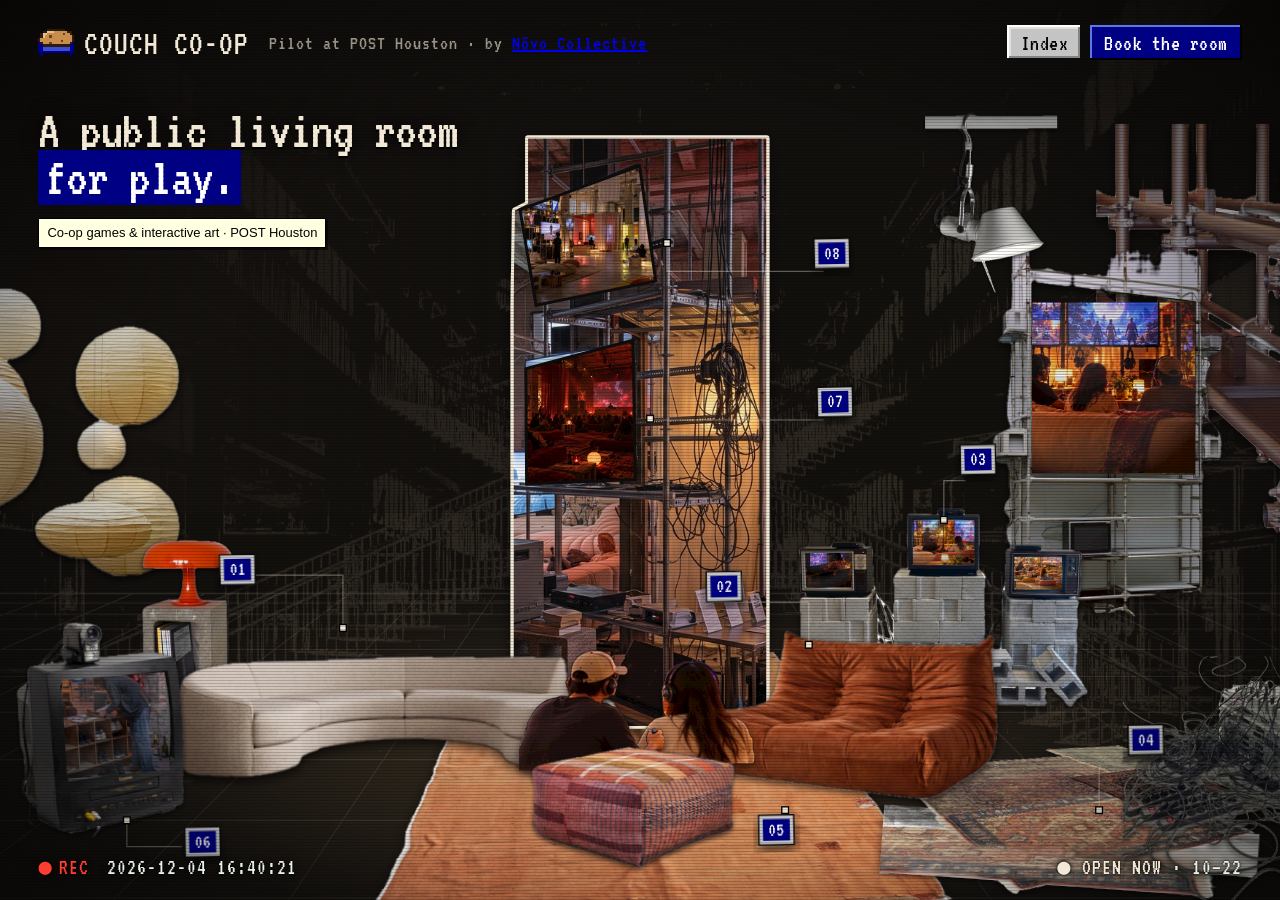
<file: retro.html>
<!doctype html>
<html lang="en">
<head>
<meta charset="utf-8">
<meta name="viewport" content="width=device-width, initial-scale=1, viewport-fit=cover">
<title>Couch Co-Op</title>
<link rel="icon" href="favicon.svg" type="image/svg+xml">
<link rel="icon" href="favicon-64.png" sizes="64x64" type="image/png">
<link rel="apple-touch-icon" href="apple-touch-icon.png">
<meta name="description" content="Couch Co-Op is a public living room for play: cooperative games and interactive art. Pilot edition at POST Houston.">
<link rel="preconnect" href="https://fonts.googleapis.com">
<link rel="preconnect" href="https://fonts.gstatic.com" crossorigin>
<link href="https://fonts.googleapis.com/css2?family=Unbounded:wght@900&family=Instrument+Serif:ital@0;1&family=Space+Grotesk:wght@500;700&family=VT323&display=swap" rel="stylesheet">
<link rel="stylesheet" href="style.css?v=1795007641">
<style>
  :root { --night:#14110e; --paper:#f1e8d4; --ink:#2a2420; --cut:#000080; --amber:#f3b23c; --silver:#c3c3c3; --navy:#000080; }
  * { box-sizing:border-box; }
  html,body { margin:0; height:100%; background:var(--night); color:var(--paper); overflow:hidden; font-family:"Space Grotesk",system-ui,sans-serif; -webkit-font-smoothing:antialiased; }
  .collage { position:fixed; inset:0; width:100%; height:100%; display:block; opacity:0; transition:opacity .7s ease; }
  body.ready .collage { opacity:1; }
  .loader { position:fixed; left:50%; top:50%; transform:translate(-50%,-50%); z-index:5; width:min(280px,70vw); text-align:center;
    font:400 20px/1 VT323, monospace; letter-spacing:1px; color:#f1e8d4b3; transition:opacity .4s; pointer-events:none; }
  .loader p { margin:0 0 10px; }
  .loader .track { height:14px; padding:2px; background:#000; box-shadow:inset 1px 1px #808080, inset -1px -1px #f1e8d455; }
  .loader i { display:block; height:100%; width:0; background:var(--navy); box-shadow:inset 0 0 0 1px #3a4bd8; transition:width .2s steps(4); }
  body.ready .loader { opacity:0; }

  /* cut-outs */
  .piece { cursor:pointer; outline:none; }
  .piece.decor { cursor:default; }
  .piece .lift { transition:transform .35s cubic-bezier(.2,.9,.3,1.3); transform-box:fill-box; transform-origin:center; filter:url(#drop); }
  .piece image.cut { }
  .piece image.flat { opacity:.95; }
  .piece image.thin { filter:brightness(.85); }
  .piece .paper { fill:var(--paper); stroke:var(--paper); stroke-width:6; stroke-linejoin:round; vector-effect:non-scaling-stroke; }
  .piece:not(.decor):hover .lift, .piece:focus-visible .lift, .piece.on .lift { transform:translateY(-8px) scale(1.03); }
  .piece.on .lift.low, .piece:hover .lift.low { transform:scale(1.015); }
  .sticker .blue { fill:var(--cut); stroke:var(--paper); stroke-width:6; vector-effect:non-scaling-stroke; }
  .sticker:hover .blue, .sticker.on .blue { fill:#2846e6; }
  .sticker .cordline { fill:none; stroke:#a8977f; stroke-width:1.3; vector-effect:non-scaling-stroke; }
  .screen { cursor:pointer; outline:none; }
  .screen .slide, .tv .slide { opacity:0; animation:slide linear infinite; }
  .tv image { filter:saturate(1.15) contrast(1.05); }
  @keyframes slide { 0%, 30% { opacity:1; } 36%, 94% { opacity:0; } 100% { opacity:1; } }
  .screen .bezel { fill:none; stroke:#0d0c0b; stroke-width:3; vector-effect:non-scaling-stroke; }
  .screen .flip { opacity:0; transition:opacity .25s; }
  .screen .blue { fill:var(--cut); }
  .screen:hover .flip, .screen.on .flip, .screen:focus-visible .flip { opacity:1; }
  .screen:focus-visible .bezel { stroke:var(--amber); }
  .piece.decor .lift { cursor:default; }
  .st-k { font-family:VT323, monospace; letter-spacing:1px; fill:var(--paper); opacity:.8; }
  .st-t { font-family:VT323, monospace; fill:var(--paper); }

  /* hand-drawn layers that draw themselves on hover */
  .doodle { pointer-events:none; }
  .doodle .ln { fill:none; stroke:var(--paper); stroke-width:var(--sw); stroke-linecap:round; stroke-linejoin:round;
    stroke-dasharray:1; stroke-dashoffset:1; transition:stroke-dashoffset .55s ease var(--d,0s); }
  .doodle .ray { stroke:#ffd27a; }
  .doodle .dtext { font:900 30px Unbounded; fill:var(--amber); opacity:0; transition:opacity .4s ease var(--d); }
  .piece.on .doodle .dtext { opacity:1; }
  .doodle .fl { transform:scale(0); transform-box:fill-box; transform-origin:50% 100%; transition:transform .4s cubic-bezier(.3,1.7,.5,1) calc(var(--d,0s) + .6s); }
  .doodle .f { fill:#ffbf4d; stroke:var(--paper); stroke-width:var(--sw); stroke-linejoin:round; }
  .doodle .fi { fill:#fff4cf; }
  .doodle .fl path { transform-box:fill-box; transform-origin:50% 100%; animation:flick 1.3s ease-in-out infinite alternate; }
  .doodle .fi { animation-duration:.9s !important; }
  @keyframes flick { 0% { transform:skewX(-5deg) scaleY(.92); } 45% { transform:skewX(4deg) scaleY(1.07); } 100% { transform:skewX(-2deg) scaleY(.97); } }
  .doodle .gl { opacity:0; mix-blend-mode:screen; transition:opacity .7s ease calc(var(--d,0s) + .7s); }
  .doodle .hrt { fill:#e8735a; stroke:var(--paper); stroke-width:calc(var(--sw) * .6); opacity:0; transform-box:fill-box; transform-origin:center; }
  .piece.on .doodle .hrt, .piece:focus-visible .doodle .hrt { animation:floatUp 2.4s ease-out var(--d) infinite; }
  @keyframes floatUp { 0% { opacity:0; transform:translateY(0) scale(.6); } 20% { opacity:1; transform:translateY(-8px) scale(1); } 100% { opacity:0; transform:translateY(-50px) scale(.9) rotate(12deg); } }
  .piece.on .doodle .ln, .piece:focus-visible .doodle .ln, body.dark .piece[data-id="lights"] .doodle .ln { stroke-dashoffset:0; }
  .piece.on .doodle .fl, .piece:focus-visible .doodle .fl, body.dark .piece[data-id="lights"] .doodle .fl { transform:scale(1); }
  .piece.on .doodle .gl, .piece:focus-visible .doodle .gl, body.dark .piece[data-id="lights"] .doodle .gl { opacity:1; }
  body:not(.dark) .piece:not(.on):not(:focus-visible) .doodle * { transition-delay:0s !important; transition-duration:.3s !important; }

  /* players: drop in from the sky, land with a bounce, then play */
  .player .lift { opacity:0; filter:url(#drop); }
  body.ready .player .lift { opacity:1; animation:dropin 1.1s cubic-bezier(.45,0,.55,1) var(--delay) both; }
  @keyframes dropin {
    0%   { transform:translateY(-2800px); }
    62%  { transform:translateY(0) scale(1.04,.92); }
    74%  { transform:translateY(-46px) scale(.98,1.03); }
    86%  { transform:translateY(0) scale(1.02,.97); }
    100% { transform:translateY(0) scale(1); }
  }
  .player image { transform-box:fill-box; transform-origin:50% 100%; animation:play 1.7s ease-in-out infinite alternate; }
  .player.p2 image { animation-duration:2.3s; animation-delay:-.6s; }
  @keyframes play { 0% { transform:rotate(-2.2deg); } 55% { transform:rotate(1.6deg) translateY(-3px); } 100% { transform:rotate(-.6deg); } }
  @media (prefers-reduced-motion: reduce) { body.ready .player .lift, .player image { animation:none; } }

  /* tags */
  .ptag .bg { fill:var(--silver); stroke:#0a0a0a; stroke-width:2; filter:url(#drop); }
  .ptag .hi { fill:none; stroke:#fff; stroke-width:3; }
  .ptag .lo { fill:none; stroke:#6b6b6b; stroke-width:3; }
  .ptag .chip { fill:var(--navy); }
  .ptag .num { font:400 30px VT323, monospace; fill:#fff; }
  .ptag .lbl { font:400 30px VT323, monospace; fill:#000; letter-spacing:.5px; }
  .ptag .string { fill:none; stroke:var(--paper); stroke-width:1.3; vector-effect:non-scaling-stroke; opacity:.8; }
  .ptag .pin { fill:var(--paper); stroke:#000; stroke-width:2; }
  .ptag { transition:opacity .3s; }
  .collage.hovering .ptag { opacity:.45; }
  .collage.hovering .ptag.on { opacity:1; }
  .ptag.on .chip { fill:var(--cut); }
  /* calm by default: just the number; the label slides out on hover */
  .ptag .mini { fill:var(--silver); stroke:#0a0a0a; stroke-width:2; filter:url(#drop); }
  .ptag .full { opacity:0; transition:opacity .15s; }
  .ptag.on .full { opacity:1; } .ptag.on .mini { opacity:0; }
  .ptag .string { opacity:.35 !important; } .ptag.on .string { opacity:.9 !important; }
  .ptags { pointer-events:none; } .ptag .card, .ptag .dot { pointer-events:all; cursor:pointer; }
  .ptag.on .bg { fill:#dcdcdc; }

  /* ===== internet core: CCTV feed, detection boxes, Win98 chrome ===== */
  .scan { position:fixed; inset:0; z-index:8; pointer-events:none;
    background:repeating-linear-gradient(180deg, #0000 0 2px, #0000002e 2px 3px), radial-gradient(ellipse at 50% 55%, #0000 55%, #000a 100%); mix-blend-mode:multiply; }
  .grain { position:fixed; inset:-50%; z-index:8; pointer-events:none; opacity:.07; background-image:url("data:image/svg+xml,%3Csvg xmlns='http://www.w3.org/2000/svg' width='160' height='160'%3E%3Cfilter id='n'%3E%3CfeTurbulence baseFrequency='.9' numOctaves='2' stitchTiles='stitch'/%3E%3C/filter%3E%3Crect width='160' height='160' filter='url(%23n)'/%3E%3C/svg%3E"); animation:grain 1s steps(4) infinite; }
  @keyframes grain { 0% { transform:translate(0,0); } 25% { transform:translate(-3%,2%); } 50% { transform:translate(2%,-3%); } 75% { transform:translate(-2%,-1%); } }
  .hud { position:fixed; z-index:9; pointer-events:none; font:400 22px/1 VT323, monospace; color:#e9f0e6; letter-spacing:1px; text-shadow:0 0 6px #000, 0 0 2px #000; }
  .hud.bl { left:clamp(20px,3vw,44px); bottom:22px; display:flex; gap:18px; align-items:center; }
  .hud.br { right:clamp(20px,3vw,44px); bottom:22px; text-align:right; }
  .rec { color:#ff3b2f; } .rec::before { content:"●"; margin-right:6px; animation:blink 1.2s steps(2) infinite; }
  .hud .open, .hud .closed { color:var(--paper); }
  @keyframes blink { 50% { opacity:0; } }
  .lock { position:fixed; z-index:9; pointer-events:none; opacity:0; transition:opacity .15s; }
  .lock.on { opacity:1; }
  .lock i { position:absolute; width:18px; height:18px; border:2px solid #e9f0e6; filter:drop-shadow(0 0 2px #000); }
  .lock i:nth-child(1) { left:0; top:0; border-right:0; border-bottom:0; }
  .lock i:nth-child(2) { right:0; top:0; border-left:0; border-bottom:0; }
  .lock i:nth-child(3) { left:0; bottom:0; border-right:0; border-top:0; }
  .lock i:nth-child(4) { right:0; bottom:0; border-left:0; border-top:0; }
  .lock b { display:none; position:absolute; left:0; top:100%; margin-top:4px; white-space:nowrap; font:400 20px/1 VT323, monospace; background:#e9f0e6; color:#000; padding:2px 6px 1px; }
  .lock.on { animation:lockin .25s steps(3); }
  @keyframes lockin { from { transform:scale(1.12); } }
  /* pixel cursors */
  html, body, .piece.decor { cursor:url("data:image/svg+xml,%3Csvg xmlns='http://www.w3.org/2000/svg' width='22' height='32' shape-rendering='crispEdges'%3E%3Cpath d='M1 1v23l6-6 4 10 4-2-4-9h8z' fill='%23fff' stroke='%23000' stroke-width='1.6'/%3E%3C/svg%3E") 1 1, default; }
  .piece, .screen, button, a, .ptag { cursor:url("data:image/svg+xml,%3Csvg xmlns='http://www.w3.org/2000/svg' width='26' height='30' shape-rendering='crispEdges'%3E%3Cpath d='M8 1h3v10h2V8h3v4h2V10h3v3h2v3h1v7l-2 4v2H9v-3l-6-6v-3h3l2 2z' fill='%23fff' stroke='%23000' stroke-width='1.6'/%3E%3C/svg%3E") 9 1, pointer; }
  /* Win98 bevel buttons in the top bar */
  .btn, .btn.ghost { background:var(--silver); color:#000; border-radius:0; font:400 22px/1 VT323, monospace; padding:7px 14px 6px; letter-spacing:.5px;
    box-shadow:inset -2px -2px #0a0a0a, inset 2px 2px #fff, inset -4px -4px #808080, inset 4px 4px #dfdfdf; }
  .btn:active { box-shadow:inset 2px 2px #0a0a0a, inset -2px -2px #fff, inset 4px 4px #808080; }
  .btn.primary { background:var(--navy); color:#fff; box-shadow:inset -2px -2px #000, inset 2px 2px #5a74e8; }
  .study { font:400 20px VT323, monospace; letter-spacing:1px; color:#f1e8d499; }
  /* boot dialog */
  .boot { position:fixed; inset:0; z-index:60; display:grid; place-items:center; background:#000; transition:opacity .5s, visibility .5s; }
  .boot.done { opacity:0; visibility:hidden; }
  .boot .dlg { width:min(420px, calc(100% - 40px)); background:var(--silver); color:#000; font:400 22px VT323, monospace;
    box-shadow:inset -2px -2px #0a0a0a, inset 2px 2px #fff, inset -4px -4px #808080, inset 4px 4px #dfdfdf; padding:4px; }
  .dlg .tb { background:linear-gradient(90deg, var(--navy), #1084d0); color:#fff; padding:3px 6px; display:flex; justify-content:space-between; }
  .dlg .tb span:last-child { background:var(--silver); color:#000; width:20px; text-align:center; box-shadow:inset -1px -1px #0a0a0a, inset 1px 1px #fff; }
  .dlg .in { padding:18px 18px 16px; }
  .dlg .bar { height:24px; margin:12px 0 6px; padding:3px; background:#fff; box-shadow:inset 2px 2px #808080, inset -2px -2px #fff; display:flex; gap:3px; overflow:hidden; }
  .dlg .bar i { flex:0 0 14px; background:var(--navy); opacity:0; animation:fill 1.6s steps(1) forwards; }
  @keyframes fill { to { opacity:1; } }
  .dlg small { font-size:18px; color:#444; }
  /* the content windows, re-skinned as Win98 dialogs */
  .window { border-radius:0 !important; border:0 !important; background:var(--silver) !important; padding:4px !important;
    box-shadow:inset -2px -2px #0a0a0a, inset 2px 2px #fff, inset -4px -4px #808080, inset 4px 4px #dfdfdf, 0 30px 80px #000 !important; }
  .winbar { background:linear-gradient(90deg, var(--navy), #1084d0) !important; color:#fff !important; padding:4px 4px 4px 10px !important; border:0 !important; gap:10px !important; }
  .winbar h2, .winnum { font:400 22px/1 VT323, monospace !important; letter-spacing:.5px !important; color:#fff !important; text-transform:none !important; }
  .winbar .close { background:var(--silver) !important; color:#000 !important; font:400 18px/1 VT323, monospace !important; padding:4px 8px !important;
    box-shadow:inset -1px -1px #0a0a0a, inset 1px 1px #fff, inset -2px -2px #808080 !important; }
  .winbody { background:var(--paper); margin-top:4px; box-shadow:inset 2px 2px #808080, inset -2px -2px #fff; }
  @media (prefers-reduced-motion: reduce) { .grain, .rec::before, .hero h1::after { animation:none; } .boot { display:none; } }

  /* lights */
  #veil, #glows { transition:opacity .8s; }
  body.dark #veil { opacity:.55; }
  body.dark #glows { opacity:1; mix-blend-mode:screen; }

  /* frame UI */
  .top { position:fixed; inset:0 0 auto; z-index:10; display:flex; align-items:center; padding:24px clamp(20px,3vw,44px); gap:20px; }
  .logo .mark { width:1.05em; height:1.05em; image-rendering:pixelated; vertical-align:-.16em; margin-right:.3em; }
  .logo { font:400 34px/1 VT323, monospace; letter-spacing:1px; color:var(--paper); text-decoration:none; }
  .top nav { margin-left:auto; display:flex; gap:8px; }
  .btn { border:0; }
  .hero { position:fixed; left:clamp(20px,3vw,44px); top:clamp(88px,12vh,128px); z-index:10; pointer-events:none; max-width:min(760px,52vw); }
  .hero h1 { margin:0 0 16px; font:400 clamp(40px,4.3vw,78px)/.85 VT323, monospace; letter-spacing:-1px; text-shadow:0 2px 0 #000, 0 0 18px #000; }
  .hero h1 mark { background:var(--navy); color:#fff; padding:0 .12em; text-shadow:none; }
  .hero em { color:var(--amber); }
  .hero p { display:inline-block; background:#ffffe1; color:#000 !important; border:1px solid #000; padding:5px 8px; font:13px/1.45 Tahoma, Verdana, "Segoe UI", sans-serif !important; box-shadow:2px 2px 0 #0008; margin:0; font-size:15px; line-height:1.5; color:#f1e8d4b0; max-width:26em; }

  /* placeholder window */
  .ov { position:fixed; inset:0; z-index:20; display:grid; place-items:center; background:#000c; }
  .ov[hidden] { display:none; }
  .card { background:var(--paper); color:var(--ink); width:min(520px,calc(100% - 32px)); padding:30px 32px 34px; position:relative; transform:rotate(-1.2deg); box-shadow:0 30px 80px #000; }
  .card .n { font:700 11px "Space Grotesk"; letter-spacing:2px; color:var(--cut); }
  .card h2 { margin:6px 0 10px; font:400 52px/1 "Instrument Serif",serif; }
  .card p { margin:0; color:#6f675e; }
  .card button { position:absolute; top:14px; right:16px; border:0; background:none; font:700 12px "Space Grotesk"; letter-spacing:1px; cursor:pointer; }

  .ptag .dot { display:none; }
  .tip { position:fixed; z-index:9; pointer-events:none; max-width:260px; background:#ffffe1; color:#000; border:1px solid #000; box-shadow:2px 2px 0 #0009;
    font:12px/1.4 Tahoma, Verdana, "Segoe UI", sans-serif; padding:6px 9px 7px; opacity:0; transform:translateY(4px); transition:opacity .12s, transform .12s; }
  .tip.on { opacity:1; transform:none; transition-delay:.25s; }
  .tip b { display:block; font-weight:700; margin-bottom:2px; }
  .tip::before { content:""; position:absolute; left:14px; top:-8px; border:8px solid transparent; border-top:0; border-bottom-color:#000; }
  .tip::after { content:""; position:absolute; left:15px; top:-6px; border:7px solid transparent; border-top:0; border-bottom-color:#ffffe1; }
  .ptag .dot circle { fill:var(--cut); stroke:var(--paper); stroke-width:3; vector-effect:non-scaling-stroke; filter:url(#drop); }
  .ptag .dot text { font:700 36px "Space Grotesk"; fill:#fff; }
  .swipe { display:none; }
  .phone-screen { background:url("concept/backdrop-post.jpg") center / cover !important; }
  body:not(.upright) .rotate ~ .top { }

  /* short screens (phones held sideways): numbered dots instead of labels */
  @media (max-height:560px) {
    .ptag > g:first-of-type, .ptag .string, .ptag .pin { display:none; }
    .ptag .dot { display:inline; }
    .hero h1 { font-size:32px; } .hero p { display:none; } .hero { top:54px; }
    .top { padding:10px 14px; gap:12px; } .logo { font-size:15px; } .study { display:none; }
    .btn, .btn.ghost { padding:5px 8px 4px; font-size:17px; }
    .hud { font-size:15px; bottom:10px !important; } .hud.bl { gap:10px; } .hud.bl span:nth-child(2) { display:none; }
    .lock b { font-size:15px; }
  }

  /* phones held upright: start screen, then a swipeable room */
  @media (max-width:760px) and (orientation:portrait) {
    body:not(.upright) .top, body:not(.upright) .hero { visibility:hidden; }
    .study, #lightsBtn { display:none; }
    .top { padding:14px 16px; gap:10px; } .logo { font-size:16px; } .btn { padding:8px 11px; font-size:11px; }
    .pan { position:fixed; inset:0; overflow-x:auto; overflow-y:hidden; scrollbar-width:none; -webkit-overflow-scrolling:touch; }
    .pan::-webkit-scrollbar { display:none; }
    .collage { position:absolute; inset:auto; top:0; left:0; height:100svh; width:150svh; }
    .hero { top:64px; max-width:none; right:16px; }
    .hero h1 { font-size:40px; } .hero p { font-size:14px; }
    .swipe { display:block; position:fixed; left:50%; bottom:max(14px, env(safe-area-inset-bottom)); transform:translateX(-50%); z-index:9; margin:0;
      padding:7px 14px; border-radius:999px; background:#14110ecc; color:var(--paper); font-size:12px; font-weight:700; letter-spacing:1px; text-transform:uppercase; pointer-events:none; transition:opacity .6s; }
    .swiped .swipe { opacity:0; }
  }
</style>
</head>
<body>
<header class="top">
  <a class="logo" href="#"><img class="mark" src="favicon.svg" alt="" width="26" height="26">COUCH CO-OP</a>
  <span class="study">Pilot at POST Houston · by <a href="https://novocollective.org" target="_blank" rel="noopener">Nōvo Collective</a></span>
  <nav><button class="btn ghost" data-open="menu" aria-haspopup="dialog">Index</button><button class="btn primary" data-open="book">Book the room</button></nav>
</header>
<div class="loader" aria-hidden="true"><p>LOADING THE LIVING ROOM <span id="loadtxt"></span></p><div class="track"><i id="loadbar"></i></div></div>
<div class="pan" id="pan"><svg class="collage" id="scene" viewBox="0 0 2000 1333" preserveAspectRatio="xMidYMax slice" role="group" aria-label="Couch Co-Op: a living room for play, collaged into the POST Houston atrium">
  <defs>
    <mask id="a0" maskUnits="userSpaceOnUse" x="0" y="0" width="600" height="900"><image href="concept/lite/pipes-a.jpg" width="600" height="900" preserveAspectRatio="none"/></mask><mask id="a1" maskUnits="userSpaceOnUse" x="0" y="0" width="569" height="900"><image href="concept/lite/rack-forest-a.jpg" width="569" height="900" preserveAspectRatio="none"/></mask><mask id="a2" maskUnits="userSpaceOnUse" x="0" y="0" width="621" height="788"><image href="concept/lite/lanterns-a.jpg" width="621" height="788" preserveAspectRatio="none"/></mask><mask id="a3" maskUnits="userSpaceOnUse" x="0" y="0" width="856" height="900"><image href="concept/lite/kilim-a.jpg" width="856" height="900" preserveAspectRatio="none"/></mask><mask id="a4" maskUnits="userSpaceOnUse" x="0" y="0" width="900" height="754"><image href="concept/lite/rugs-a.jpg" width="900" height="754" preserveAspectRatio="none"/></mask><clipPath id="c5"><path d="M282.0 0.0 L609.0 0.0 L609.0 806.0 L262.0 806.0 L262.0 228.0 L264.0 99.0 L282.0 90.0Z"/></clipPath><mask id="a6" maskUnits="userSpaceOnUse" x="0" y="0" width="900" height="635"><image href="concept/lite/crt-blocks-a.jpg" width="900" height="635" preserveAspectRatio="none"/></mask><mask id="a7" maskUnits="userSpaceOnUse" x="0" y="0" width="398" height="900"><image href="concept/lite/lamp-mushroom-a.jpg" width="398" height="900" preserveAspectRatio="none"/></mask><mask id="a8" maskUnits="userSpaceOnUse" x="0" y="0" width="900" height="249"><image href="concept/lite/sofa-curve-a.jpg" width="900" height="249" preserveAspectRatio="none"/></mask><mask id="a9" maskUnits="userSpaceOnUse" x="0" y="0" width="900" height="522"><image href="concept/lite/togo-a.jpg" width="900" height="522" preserveAspectRatio="none"/></mask><mask id="a10" maskUnits="userSpaceOnUse" x="0" y="0" width="688" height="900"><image href="concept/lite/crt-cam-a.jpg" width="688" height="900" preserveAspectRatio="none"/></mask><mask id="a11" maskUnits="userSpaceOnUse" x="0" y="0" width="308" height="310"><image href="concept/lite/player2-a.jpg" width="308" height="310" preserveAspectRatio="none"/></mask><mask id="a12" maskUnits="userSpaceOnUse" x="0" y="0" width="364" height="341"><image href="concept/lite/player1-a.jpg" width="364" height="341" preserveAspectRatio="none"/></mask><mask id="a13" maskUnits="userSpaceOnUse" x="0" y="0" width="900" height="538"><image href="concept/lite/pouf-a.jpg" width="900" height="538" preserveAspectRatio="none"/></mask><mask id="a14" maskUnits="userSpaceOnUse" x="0" y="0" width="812" height="900"><image href="concept/lite/cables-a.jpg" width="812" height="900" preserveAspectRatio="none"/></mask><mask id="a15" maskUnits="userSpaceOnUse" x="0" y="0" width="657" height="900"><image href="concept/lite/clamp-lamp-a.jpg" width="657" height="900" preserveAspectRatio="none"/></mask>
    <filter id="drop" x="-15%" y="-15%" width="130%" height="140%"><feDropShadow dx="0" dy="10" stdDeviation="10" flood-color="#000" flood-opacity=".6"/></filter>
    <filter id="sticker" x="-10%" y="-10%" width="120%" height="125%">
      <feMorphology in="SourceAlpha" operator="dilate" radius="10" result="grow"/>
      <feFlood flood-color="#f1e8d4"/><feComposite in2="grow" operator="in" result="edge"/>
      <feMerge><feMergeNode in="edge"/><feMergeNode in="SourceGraphic"/></feMerge>
    </filter>
    <pattern id="tvscan" width="4" height="4" patternUnits="userSpaceOnUse"><rect width="4" height="1.6" fill="#000" opacity=".35"/></pattern>
    <radialGradient id="sheen" cx=".3" cy=".2" r=".9"><stop offset="0" stop-color="#fff" stop-opacity=".22"/><stop offset=".5" stop-color="#fff" stop-opacity="0"/><stop offset="1" stop-color="#000" stop-opacity=".45"/></radialGradient>
    <radialGradient id="glow"><stop offset="0" stop-color="#ffd27a" stop-opacity=".7"/><stop offset="1" stop-color="#ffd27a" stop-opacity="0"/></radialGradient>
    <radialGradient id="candleglow"><stop offset="0" stop-color="#ffcf6e" stop-opacity=".75"/><stop offset=".4" stop-color="#ffb347" stop-opacity=".22"/><stop offset="1" stop-color="#ffb347" stop-opacity="0"/></radialGradient>
    <radialGradient id="fade" cx=".5" cy=".55" r=".75"><stop offset=".55" stop-color="#14110e" stop-opacity="0"/><stop offset="1" stop-color="#14110e" stop-opacity=".85"/></radialGradient>
    <linearGradient id="left" x1="0" x2="1"><stop offset=".12" stop-color="#14110e" stop-opacity=".92"/><stop offset=".42" stop-color="#14110e" stop-opacity="0"/></linearGradient>
    <radialGradient id="pool" cx=".5" cy=".5" r=".5"><stop offset="0" stop-color="#ffcf8a" stop-opacity=".16"/><stop offset="1" stop-color="#ffcf8a" stop-opacity="0"/></radialGradient>
  </defs>
  <image href="concept/backdrop-lite.jpg" width="2000" height="1333" opacity=".22"/>
  <path d="M-507 880 L-2640 1333 M-399 880 L-2380 1333 M-292 880 L-2120 1333 M-184 880 L-1860 1333 M-76 880 L-1600 1333 M31 880 L-1340 1333 M139 880 L-1080 1333 M247 880 L-820 1333 M354 880 L-560 1333 M462 880 L-300 1333 M569 880 L-40 1333 M677 880 L220 1333 M785 880 L480 1333 M892 880 L740 1333 M1000 880 L1000 1333 M1108 880 L1260 1333 M1215 880 L1520 1333 M1323 880 L1780 1333 M1431 880 L2040 1333 M1538 880 L2300 1333 M1646 880 L2560 1333 M1753 880 L2820 1333 M1861 880 L3080 1333 M1969 880 L3340 1333 M2076 880 L3600 1333 M2184 880 L3860 1333 M2292 880 L4120 1333 M2399 880 L4380 1333 M2507 880 L4640 1333 M0 893 H2000 M0 910 H2000 M0 932 H2000 M0 962 H2000 M0 1002 H2000 M0 1055 H2000 M0 1125 H2000 M0 1215 H2000 M0 1330 H2000" fill="none" stroke="#f1e8d4" stroke-opacity=".09" stroke-width="1.2" vector-effect="non-scaling-stroke"/>
  <rect y="878" width="2000" height="2" fill="#f1e8d4" opacity=".14"/>
  <rect width="2000" height="1333" fill="url(#fade)"/>
  <rect width="2000" height="760" fill="url(#left)"/>
  <ellipse cx="1000" cy="1120" rx="900" ry="260" fill="url(#pool)"/>
  <rect id="veil" width="2000" height="1333" fill="#000" opacity="0"/>
  <g id="glows" opacity="0"><circle cx="1800" cy="1080" r="260" fill="url(#glow)"/></g>
  
  <g class="piece decor " aria-hidden="true" style="--delay:0s"><g transform="translate(1900 520) rotate(0) scale(0.75 0.75) translate(-300.0 -450.0)"><g class="lift"><g><image class="thin" href="concept/lite/pipes.jpg" width="600" height="900" preserveAspectRatio="none" mask="url(#a0)"/></g></g></g></g><g class="piece decor " aria-hidden="true" style="--delay:0s"><g transform="translate(1690 640) rotate(0) scale(0.62 0.62) translate(-284.5 -450.0)"><g class="lift"><g><image class="thin" href="concept/lite/rack-forest.jpg" width="569" height="900" preserveAspectRatio="none" mask="url(#a1)"/></g><defs><clipPath id="tv1_0"><polygon points="108,140 498,140 498,548 108,548"/></clipPath></defs><g class="tv" clip-path="url(#tv1_0)"><image class="base" style="animation-duration:10.4s;animation-delay:-1.7s" href="concept/tv/tv1.jpg" x="108" y="140" width="390" height="408" preserveAspectRatio="xMidYMid slice"/><image class="slide" style="animation-duration:10.4s;animation-delay:-9.5s" href="concept/tv/tv3.jpg" x="108" y="140" width="390" height="408" preserveAspectRatio="xMidYMid slice"/><image class="slide" style="animation-duration:10.4s;animation-delay:-6.9s" href="concept/tv/tv2.jpg" x="108" y="140" width="390" height="408" preserveAspectRatio="xMidYMid slice"/><image class="slide" style="animation-duration:10.4s;animation-delay:-4.3s" href="concept/tv/tv6.jpg" x="108" y="140" width="390" height="408" preserveAspectRatio="xMidYMid slice"/><rect x="108" y="140" width="390" height="408" fill="url(#tvscan)"/><rect class="sheen" x="108" y="140" width="390" height="408" fill="url(#sheen)"/></g></g></g></g><g class="piece decor " aria-hidden="true" style="--delay:0s"><g transform="translate(150 640) rotate(0) scale(0.55 0.55) translate(-310.5 -394.0)"><g class="lift"><g><image class="cut" href="concept/lite/lanterns.jpg" width="621" height="788" preserveAspectRatio="none" mask="url(#a2)"/></g></g></g></g><g class="piece" data-id="setup" data-open="setup" tabindex="0" role="button" aria-label="05 The setup"><g transform="translate(1010 1170) rotate(-3) scale(1.05 0.441) translate(-428.0 -450.0)"><g class="lift low"><g><image class="flat" href="concept/lite/kilim.jpg" width="856" height="900" preserveAspectRatio="none" mask="url(#a3)"/></g></g></g></g><g class="piece" data-id="vision" data-open="vision" tabindex="0" role="button" aria-label="04 Our vision"><g transform="translate(1640 1215) rotate(4) scale(0.62 0.31) translate(-450.0 -377.0)"><g class="lift low"><g><image class="flat" href="concept/lite/rugs.jpg" width="900" height="754" preserveAspectRatio="none" mask="url(#a4)"/></g></g></g></g><g class="piece decor"><g transform="translate(1000 640) rotate(0) scale(1.08 1.08) translate(-435.5 -403.0)"><g class="lift"><path class="paper" d="M282.0 0.0 L609.0 0.0 L609.0 806.0 L262.0 806.0 L262.0 228.0 L264.0 99.0 L282.0 90.0Z"/><image href="concept/render/tower.jpg" width="822" height="806" clip-path="url(#c5)" preserveAspectRatio="none"/></g><defs><clipPath id="scr0"><polygon points="279,316 426,277 429,468 280,474"/></clipPath></defs><g class="piece screen" data-id="publishers" data-open="publishers" tabindex="0" role="button" aria-label="07 For publishers"><g clip-path="url(#scr0)"><image style="animation-duration:9s;animation-delay:0s" href="concept/render/slide1.jpg" x="279" y="277" width="150" height="197" preserveAspectRatio="xMidYMid slice"/><image class="slide" style="animation-duration:9s;animation-delay:3s" href="concept/render/slide2.jpg" x="279" y="277" width="150" height="197" preserveAspectRatio="xMidYMid slice"/><image class="slide" style="animation-duration:9s;animation-delay:6s" href="concept/render/slide3.jpg" x="279" y="277" width="150" height="197" preserveAspectRatio="xMidYMid slice"/></g><g class="flip"><polygon class="blue" points="279,316 426,277 429,468 280,474"/><g transform="translate(354 376) rotate(-14)"><text class="st-k" y="-20.4" text-anchor="middle" style="font-size:5.1px">FEATURED SCREEN</text><text class="st-t" y="-2.8" text-anchor="middle" style="font-size:16px">YOUR GAME</text><text class="st-t" y="14.0" text-anchor="middle" style="font-size:16px">HERE</text></g></g><polygon class="bezel" points="279,316 426,277 429,468 280,474"/></g><defs><clipPath id="scr1"><polygon points="271,98 435,38 457,196 293,229"/></clipPath></defs><g class="piece screen" data-id="sidescreen" data-open="sidescreen" tabindex="0" role="button" aria-label="08 Side screen"><g clip-path="url(#scr1)"><image style="animation-duration:6s;animation-delay:0s" href="concept/render/slide4.jpg" x="271" y="38" width="186" height="191" preserveAspectRatio="xMidYMid slice"/><image class="slide" style="animation-duration:6s;animation-delay:3s" href="concept/render/slide5.jpg" x="271" y="38" width="186" height="191" preserveAspectRatio="xMidYMid slice"/></g><g class="flip"><polygon class="blue" points="271,98 435,38 457,196 293,229"/><g transform="translate(364 134) rotate(-20)"><text class="st-k" y="-16.5" text-anchor="middle" style="font-size:7.0px">ALSO</text><text class="st-t" y="7.7" text-anchor="middle" style="font-size:22px">PLAYING</text></g></g><polygon class="bezel" points="271,98 435,38 457,196 293,229"/></g></g></g><g class="piece" data-id="program" data-open="program" tabindex="0" role="button" aria-label="03 Program"><g transform="translate(1450 900) rotate(0) scale(0.48 0.48) translate(-450.0 -317.5)"><g class="lift"><g><image class="cut" href="concept/lite/crt-blocks.jpg" width="900" height="635" preserveAspectRatio="none" mask="url(#a6)"/></g><defs><clipPath id="tv6_0"><polygon points="22,148 168,148 165,256 25,256"/></clipPath></defs><g class="tv" clip-path="url(#tv6_0)"><image href="concept/tv/tv4.jpg" x="22" y="148" width="146" height="108" preserveAspectRatio="xMidYMid slice"/><rect x="22" y="148" width="146" height="108" fill="url(#tvscan)"/><rect class="sheen" x="22" y="148" width="146" height="108" fill="url(#sheen)"/></g><defs><clipPath id="tv6_1"><polygon points="355,48 545,48 545,186 355,186"/></clipPath></defs><g class="tv" clip-path="url(#tv6_1)"><image href="concept/tv/tv2.jpg" x="355" y="48" width="190" height="138" preserveAspectRatio="xMidYMid slice"/><rect x="355" y="48" width="190" height="138" fill="url(#tvscan)"/><rect class="sheen" x="355" y="48" width="190" height="138" fill="url(#sheen)"/></g><defs><clipPath id="tv6_2"><polygon points="667,160 815,160 813,262 668,262"/></clipPath></defs><g class="tv" clip-path="url(#tv6_2)"><image href="concept/tv/tv3.jpg" x="667" y="160" width="148" height="102" preserveAspectRatio="xMidYMid slice"/><rect x="667" y="160" width="148" height="102" fill="url(#tvscan)"/><rect class="sheen" x="667" y="160" width="148" height="102" fill="url(#sheen)"/></g></g></g></g><g class="piece decor " aria-hidden="true" style="--delay:0s"><g transform="translate(330 960) rotate(0) scale(0.36 0.36) translate(-199.0 -450.0)"><g class="lift"><g><image class="cut" href="concept/lite/lamp-mushroom.jpg" width="398" height="900" preserveAspectRatio="none" mask="url(#a7)"/></g></g></g></g><g class="piece" data-id="dropin" data-open="dropin" tabindex="0" role="button" aria-label="01 Drop in"><g transform="translate(640 1060) rotate(-1) scale(0.74 0.74) translate(-450.0 -124.5)"><g class="lift"><g><image class="cut" href="concept/lite/sofa-curve.jpg" width="900" height="249" preserveAspectRatio="none" mask="url(#a8)"/></g></g></g></g><g class="piece" data-id="book" data-open="book" tabindex="0" role="button" aria-label="02 Book the room"><g transform="translate(1300 1060) rotate(-3) scale(-0.52 0.52) translate(-450.0 -261.0)"><g class="lift"><g><image class="cut" href="concept/lite/togo.jpg" width="900" height="522" preserveAspectRatio="none" mask="url(#a9)"/></g></g></g></g><g class="piece" data-id="visit" data-open="visit" tabindex="0" role="button" aria-label="06 Visit us"><g transform="translate(200 1080) rotate(-3) scale(0.36 0.36) translate(-344.0 -450.0)"><g class="lift"><g><image class="cut" href="concept/lite/crt-cam.jpg" width="688" height="900" preserveAspectRatio="none" mask="url(#a10)"/></g><defs><clipPath id="tv10_0"><polygon points="196,240 622,230 622,632 200,648"/></clipPath></defs><g class="tv" clip-path="url(#tv10_0)"><image href="concept/tv/tv5.jpg" x="196" y="230" width="426" height="418" preserveAspectRatio="xMidYMid slice"/><rect x="196" y="230" width="426" height="418" fill="url(#tvscan)"/><rect class="sheen" x="196" y="230" width="426" height="418" fill="url(#sheen)"/></g></g></g></g><g class="piece decor player p2" aria-hidden="true" style="--delay:1.15s"><g transform="translate(1082 1068) rotate(0) scale(0.58 0.58) translate(-154.0 -155.0)"><g class="lift"><g><image class="cut" href="concept/lite/player2.jpg" width="308" height="310" preserveAspectRatio="none" mask="url(#a11)"/></g></g></g></g><g class="piece decor player p1" aria-hidden="true" style="--delay:0.85s"><g transform="translate(930 1064) rotate(0) scale(0.6 0.6) translate(-182.0 -170.5)"><g class="lift"><g><image class="cut" href="concept/lite/player1.jpg" width="364" height="341" preserveAspectRatio="none" mask="url(#a12)"/></g></g></g></g><g class="piece decor " aria-hidden="true" style="--delay:0s"><g transform="translate(990 1195) rotate(-1) scale(0.34 0.34) translate(-450.0 -269.0)"><g class="lift"><g><image class="cut" href="concept/lite/pouf.jpg" width="900" height="538" preserveAspectRatio="none" mask="url(#a13)"/></g></g></g></g><g class="piece decor " aria-hidden="true" style="--delay:0s"><g transform="translate(1885 1160) rotate(0) scale(0.42 0.42) translate(-406.0 -450.0)"><g class="lift"><g><image class="cut" href="concept/lite/cables.jpg" width="812" height="900" preserveAspectRatio="none" mask="url(#a14)"/></g></g></g></g><g class="piece decor " aria-hidden="true" style="--delay:0s"><g transform="translate(1520 300) rotate(0) scale(0.3 0.3) translate(-328.5 -450.0)"><g class="lift"><g><image class="cut" href="concept/lite/clamp-lamp.jpg" width="657" height="900" preserveAspectRatio="none" mask="url(#a15)"/></g></g></g></g>
  <g class="ptags" aria-hidden="true"><g class="ptag" data-for="dropin"><path class="string" d="M382 852 L 560 852 L 560 930"/><rect class="pin" x="555" y="925" width="10" height="10"/><g class="card" data-for="dropin"><g class="full"><rect class="bg" x="360" y="830" width="236" height="44"/><path class="hi" d="M361.5 872.5 V831.5 H594"/><path class="lo" d="M361.5 872.5 H594 V831.5"/><text class="lbl" x="416" y="861">DROP IN · PLAY</text></g><rect class="mini" x="360" y="830" width="52" height="44"/><rect class="chip" x="366" y="836" width="40" height="32"/><text class="num" x="386" y="860" text-anchor="middle">01</text></g><g class="dot" data-for="dropin"><circle cx="560" cy="896" r="34"/><text x="560" y="909" text-anchor="middle">01</text></g></g><g class="ptag" data-for="book"><path class="string" d="M1102 892 L 1250 892 L 1250 955"/><rect class="pin" x="1245" y="950" width="10" height="10"/><g class="card" data-for="book"><g class="full"><rect class="bg" x="1080" y="870" width="223" height="44"/><path class="hi" d="M1081.5 912.5 V871.5 H1302"/><path class="lo" d="M1081.5 912.5 H1302 V871.5"/><text class="lbl" x="1136" y="901">BOOK THE ROOM</text></g><rect class="mini" x="1080" y="870" width="52" height="44"/><rect class="chip" x="1086" y="876" width="40" height="32"/><text class="num" x="1106" y="900" text-anchor="middle">02</text></g><g class="dot" data-for="book"><circle cx="1250" cy="921" r="34"/><text x="1250" y="934" text-anchor="middle">02</text></g></g><g class="ptag" data-for="program"><path class="string" d="M1482 712 L 1450 712 L 1450 770"/><rect class="pin" x="1445" y="765" width="10" height="10"/><g class="card" data-for="program"><g class="full"><rect class="bg" x="1460" y="690" width="248" height="44"/><path class="hi" d="M1461.5 732.5 V691.5 H1706"/><path class="lo" d="M1461.5 732.5 H1706 V691.5"/><text class="lbl" x="1516" y="721">SNACKS & NIGHTS</text></g><rect class="mini" x="1460" y="690" width="52" height="44"/><rect class="chip" x="1466" y="696" width="40" height="32"/><text class="num" x="1486" y="720" text-anchor="middle">03</text></g><g class="dot" data-for="program"><circle cx="1450" cy="736" r="34"/><text x="1450" y="749" text-anchor="middle">03</text></g></g><g class="ptag" data-for="vision"><path class="string" d="M1722 1132 L 1680 1132 L 1680 1200"/><rect class="pin" x="1675" y="1195" width="10" height="10"/><g class="card" data-for="vision"><g class="full"><rect class="bg" x="1700" y="1110" width="174" height="44"/><path class="hi" d="M1701.5 1152.5 V1111.5 H1872"/><path class="lo" d="M1701.5 1152.5 H1872 V1111.5"/><text class="lbl" x="1756" y="1141">SHOES OFF</text></g><rect class="mini" x="1700" y="1110" width="52" height="44"/><rect class="chip" x="1706" y="1116" width="40" height="32"/><text class="num" x="1726" y="1140" text-anchor="middle">04</text></g><g class="dot" data-for="vision"><circle cx="1680" cy="1166" r="34"/><text x="1680" y="1179" text-anchor="middle">04</text></g></g><g class="ptag" data-for="setup"><path class="string" d="M1172 1254 L 1215 1254 L 1215 1200"/><rect class="pin" x="1210" y="1195" width="10" height="10"/><g class="card" data-for="setup"><g class="full"><rect class="bg" x="1150" y="1232" width="174" height="44"/><path class="hi" d="M1151.5 1274.5 V1233.5 H1322"/><path class="lo" d="M1151.5 1274.5 H1322 V1233.5"/><text class="lbl" x="1206" y="1263">THE SETUP</text></g><rect class="mini" x="1150" y="1232" width="52" height="44"/><rect class="chip" x="1156" y="1238" width="40" height="32"/><text class="num" x="1176" y="1262" text-anchor="middle">05</text></g><g class="dot" data-for="setup"><circle cx="1215" cy="1166" r="34"/><text x="1215" y="1179" text-anchor="middle">05</text></g></g><g class="ptag" data-for="visit"><path class="string" d="M322 1254 L 240 1254 L 240 1215"/><rect class="pin" x="235" y="1210" width="10" height="10"/><g class="card" data-for="visit"><g class="full"><rect class="bg" x="300" y="1232" width="260" height="44"/><path class="hi" d="M301.5 1274.5 V1233.5 H559"/><path class="lo" d="M301.5 1274.5 H559 V1233.5"/><text class="lbl" x="356" y="1263">LIVE CAM · VISIT</text></g><rect class="mini" x="300" y="1232" width="52" height="44"/><rect class="chip" x="306" y="1238" width="40" height="32"/><text class="num" x="326" y="1262" text-anchor="middle">06</text></g><g class="dot" data-for="visit"><circle cx="240" cy="1181" r="34"/><text x="240" y="1194" text-anchor="middle">06</text></g></g><g class="ptag" data-for="publishers"><path class="string" d="M1272 622 L 1015 622 L 1015 620"/><rect class="pin" x="1010" y="615" width="10" height="10"/><g class="card" data-for="publishers"><g class="full"><rect class="bg" x="1250" y="600" width="236" height="44"/><path class="hi" d="M1251.5 642.5 V601.5 H1484"/><path class="lo" d="M1251.5 642.5 H1484 V601.5"/><text class="lbl" x="1306" y="631">FOR PUBLISHERS</text></g><rect class="mini" x="1250" y="600" width="52" height="44"/><rect class="chip" x="1256" y="606" width="40" height="32"/><text class="num" x="1276" y="630" text-anchor="middle">07</text></g><g class="dot" data-for="publishers"><circle cx="930" cy="690" r="34"/><text x="930" y="703" text-anchor="middle">07</text></g></g><g class="ptag" data-for="sidescreen"><path class="string" d="M1272 402 L 1040 402 L 1040 360"/><rect class="pin" x="1035" y="355" width="10" height="10"/><g class="card" data-for="sidescreen"><g class="full"><rect class="bg" x="1250" y="380" width="198" height="44"/><path class="hi" d="M1251.5 422.5 V381.5 H1447"/><path class="lo" d="M1251.5 422.5 H1447 V381.5"/><text class="lbl" x="1306" y="411">SIDE SCREEN</text></g><rect class="mini" x="1250" y="380" width="52" height="44"/><rect class="chip" x="1256" y="386" width="40" height="32"/><text class="num" x="1276" y="410" text-anchor="middle">08</text></g><g class="dot" data-for="sidescreen"><circle cx="760" cy="590" r="34"/><text x="760" y="603" text-anchor="middle">08</text></g></g></g>
</svg></div>
<div class="scan" aria-hidden="true"></div>
<div class="hud bl" aria-hidden="true"><span class="rec">REC</span><span id="clock"></span></div>
<div class="hud br" id="openNow" aria-live="polite"></div>
<div class="lock" id="lock" aria-hidden="true"><i></i><i></i><i></i><i></i><b></b></div>
<div class="tip" id="tip" aria-hidden="true"></div>
<p class="swipe" aria-hidden="true">← swipe the room →</p>
<div class="rotate" id="rotate">
  <div class="rotate-inner">
    <p class="rotate-logo">COUCH CO-OP</p>
    <div class="phone" aria-hidden="true"><div class="phone-screen"></div></div>
    <p class="rotate-title">Turn your phone <em>sideways</em></p>
    <p class="rotate-sub">to step into the living room</p>
    <p class="press">▶ PRESS START</p>
    <button class="rotate-skip" id="rotateSkip">Stay upright instead</button>
  </div>
</div>
<div class="hero"><h1>A public living room<br><mark>for play.</mark></h1><p>Co-op games &amp; interactive art · POST Houston</p></div>
<!-- ===== OVERLAY WINDOW ===== -->
<div class="overlay" id="overlay" hidden>
  <div class="backdrop" data-close></div>
  <section class="window" role="dialog" aria-modal="true" aria-labelledby="winTitle" tabindex="-1">
    <header class="winbar">
      <span class="winnum" id="winNum"></span>
      <h2 id="winTitle">—</h2>
      <button class="close" data-close aria-label="Close">Close ✕</button>
    </header>
    <div class="winbody" id="winBody"></div>
  </section>
</div>

<!-- ===== PANEL CONTENT (edit copy here) ===== -->
<template id="panel-vision" data-title="Our vision">
  <div class="sum">
    <figure class="pic"><img src="images/win-vision.jpg" alt="Friends on a long floor sofa playing a co-op game on two screens" width="960" height="540"></figure>
    <div class="txt">
      <p class="kicker">Our vision</p>
      <h3 class="display">Shoes off. <em>Settle in.</em></h3>
      <p class="lead">A third space where people meet through co-op games, interactive art and culture.</p>
      <dl class="kv"><div><dt>Now</dt><dd>Phase 1: a pop-up living room at POST Houston</dd></div><div><dt>Next</dt><dd>Phase 2: a permanent home with exhibitions and workshops</dd></div><div><dt>Focus</dt><dd>Playing together, not winning</dd></div><div><dt>By</dt><dd><a href="https://novocollective.org" target="_blank" rel="noopener">Nōvo Collective</a></dd></div></dl>
      <div class="acts"><button class="btn" data-open="dropin">Come play · free</button></div>
    </div>
  </div>
  <details class="more"><summary>About Nōvo Collective</summary><p>Couch Co-Op is an initiative by <a href="https://novocollective.org" target="_blank" rel="noopener">Nōvo Collective</a>, the team behind the idea, the room and the program. Say hello: <a class="mail" href="mailto:hi@novocollective.org">hi@novocollective.org</a></p></details>
</template>

<template id="panel-featured" data-title="Featured screen">
  <p class="kicker">The big screen</p>
  <h3 class="display">Now <em>featuring</em></h3>
  <p class="lead">The main screen hosts the featured co-op game. The first title will be announced soon.</p>
  <div class="acts"><button class="btn" data-open="publishers">Publisher packages</button></div>
</template>

<template id="panel-sidescreen" data-title="Side screen">
  <div class="sum">
    <figure class="pic"><img src="images/win-sidescreen.jpg" alt="People playing with an interactive light installation" width="960" height="540"></figure>
    <div class="txt">
      <p class="kicker">The second screen</p>
      <h3 class="display">Also <em>playing</em></h3>
      <p class="lead">A smaller setup for things to try between rounds.</p>
      <dl class="kv"><div><dt>01</dt><dd>Indie co-op pick · TBA</dd></div><div><dt>02</dt><dd>Interactive art piece · TBA</dd></div><div><dt>03</dt><dd>Experimental game · TBA</dd></div><div><dt>Note</dt><dd>The lineup rotates through the pilot</dd></div></dl>
    </div>
  </div>
</template>

<template id="panel-setup" data-title="The setup">
  <div class="sum">
    <figure class="pic"><img src="images/win-setup.jpg" alt="A scaffold tower with hanging screens and CRT monitors on cinderblocks, next to floor sofas" width="960" height="540"></figure>
    <div class="txt">
      <p class="kicker">How the room works</p>
      <h3 class="display">Two consoles, <em>4–6 players</em></h3>
      
      <dl class="kv"><div><dt>Structure</dt><dd>Scaffolding, steel and curtains</dd></div><div><dt>Screens</dt><dd>1 featured + 1 side screen</dd></div><div><dt>Seats</dt><dd>Floor sofas, poufs and rugs</dd></div><div><dt>Where</dt><dd>Inside POST Houston</dd></div></dl>
      <div class="acts"><button class="btn" data-open="dropin">Drop in · free</button><button class="btn dark" data-open="book">Book · $15 / 2h</button></div>
    </div>
  </div>
</template>

<template id="panel-dropin" data-title="Drop in">
  <div class="sum">
    <figure class="pic"><img src="images/win-dropin.jpg" alt="People on poufs and bean bags with controllers in front of a big screen" width="960" height="540"></figure>
    <div class="txt">
      <p class="kicker">Open play</p>
      <h3 class="display">Free to play. <em>Just show up.</em></h3>
      
      <dl class="kv"><div><dt>When</dt><dd>Every day, 10am – 10pm</dd></div><div><dt>Cost</dt><dd>Free, no ticket or sign-up</dd></div><div><dt>Room</dt><dd>2 consoles · 4–6 players</dd></div><div><dt>Rule</dt><dd>Shoes off at the rug</dd></div></dl>
      <div class="acts"><button class="btn dark" data-open="book">Book the room · $15 / 2h</button></div>
    </div>
  </div>
  <details class="more"><summary>Next 3 days</summary><p class="small">A private booking closes open play for that block.</p><div class="hours" id="openHoursList"></div></details>
</template>

<template id="panel-program" data-title="Program">
  <div class="sum">
    <figure class="pic"><img src="images/win-program.jpg" alt="A screening night: people on red floor cushions facing a large projection" width="960" height="540"></figure>
    <div class="txt">
      <p class="kicker">What's on</p>
      <h3 class="display">Snacks <em>&amp; nights</em></h3>
      
      <dl class="kv"><div><dt>Co-op nights</dt><dd>Hosted play and friendly challenges</dd></div><div><dt>Launches</dt><dd>First looks and early access</dd></div><div><dt>Screenings</dt><dd>Films and game showcases</dd></div><div><dt>Later</dt><dd>Exhibitions, workshops and talks</dd></div></dl>
    </div>
  </div>
  <p class="small">Dates are posted here as the pilot is scheduled.</p>
</template>

<template id="panel-publishers" data-title="For publishers">
  <div class="sum">
    <figure class="pic"><img src="images/win-publishers.jpg" alt="A featured game on a large screen above a lounge of floor sofas and CRT monitors" width="960" height="540"></figure>
    <div class="txt">
      <p class="kicker">Publisher showcase</p>
      <h3 class="display">Your game, <em>in the room</em></h3>
      <p class="lead">Real groups playing on real couches, inside POST Houston.</p>
      <dl class="kv"><div><dt>Standard</dt><dd><b>$3,000</b> · 10 days over two months</dd></div><div><dt>Premium</dt><dd><b>$7,000</b> · 30 days</dd></div><div><dt>You get</dt><dd>The main screen, foot traffic, an experiential campaign</dd></div></dl>
      <div class="acts"><a class="btn" href="https://couchco-op.com/deck/" target="_blank" rel="noopener">View the deck</a><a class="btn" id="calLink" href="#" target="_blank" rel="noopener" hidden>Book a call with Jerry</a><a class="btn dark" id="pubMail" href="mailto:hi@novocollective.org?subject=Couch%20Co-Op%20%C2%B7%20publisher%20placement">Request a placement</a><span class="small">or write to <a class="mail" href="mailto:hi@novocollective.org">hi@novocollective.org</a></span></div>
    </div>
  </div>
</template>

<template id="panel-visit" data-title="Visit us">
  <div class="sum">
    <figure class="pic"><img src="images/post-map.jpg" alt="Map showing POST Houston between Sawyer Heights, the Theater District and Buffalo Bayou" width="960" height="540"></figure>
    <div class="txt">
      <p class="kicker">Find us</p>
      <h3 class="display">POST <em>Houston</em></h3>
      
      <dl class="kv"><div><dt>Address</dt><dd>401 Franklin St, Houston, TX</dd></div><div><dt>Hours</dt><dd>Daily, 10am – 10pm</dd></div><div><dt>Dates</dt><dd>Pilot dates coming soon</dd></div><div><dt>Contact</dt><dd><a class="mail" href="mailto:hi@novocollective.org">hi@novocollective.org</a></dd></div></dl>
    </div>
  </div>
</template>

<template id="panel-book" data-title="Book the room">
  <p class="kicker">Like a tennis court, but with couches</p>
  <h3 class="display">Book <em>the room</em></h3>
  <p class="lead">Have the living room to yourselves: both consoles, both screens, up to <b><span data-cfg="maxGuests"></span> people</b>. <b>$15 for 2 hours</b>, for the whole room.</p>
  <form class="booking" id="bookingForm" novalidate>
    <fieldset>
      <legend>1 · Day</legend>
      <div class="days" id="days" role="radiogroup" aria-label="Pick a day"></div>
    </fieldset>
    <fieldset>
      <legend>2 · Time <span class="legend-note">2-hour blocks · tap the next block to stay for 4 hours</span></legend>
      <div class="slots" id="slots"></div>
      <div class="key"><span class="k sel"></span>Your booking <span class="k taken"></span>Booked or passed</div>
    </fieldset>
    <fieldset class="row">
      <legend>3 · You</legend>
      <label>Name<input name="name" autocomplete="name" required></label>
      <label>Email<input name="email" type="email" autocomplete="email" required></label>
      <label>Group size<select name="guests" id="guests"></select></label>
    </fieldset>
    <div class="summary" id="summary" aria-live="polite">Pick a time block to see your total.</div>
    <button class="btn wide" type="submit">Request booking</button>
    <p class="formmsg" id="formMsg" role="status"></p>
    <p class="small">Outside private bookings, the room is open to everyone for free, 10am – 10pm.</p>
  </form>
</template>

<template id="panel-menu" data-title="Index">
  <p class="kicker">Everything in the room</p>
  <ul class="menu" id="menuList"></ul>
  <p class="small credit">Couch Co-Op is a project by <a href="https://novocollective.org" target="_blank" rel="noopener">Nōvo Collective</a> · <a class="mail" href="mailto:hi@novocollective.org">hi@novocollective.org</a></p>
</template>


<script src="panels.js?v=1795444642"></script>
<script>
  const scene = document.getElementById("scene");
  let lastDrop = Date.now();
  function redrop() {
    if (Date.now() - lastDrop < 4000) return;
    lastDrop = Date.now();
    document.querySelectorAll(".player .lift").forEach(l => { l.style.animation = "none"; void l.getBoundingClientRect(); l.style.animation = ""; });
  }
  // show the room only once every picture in it has arrived; retry any that fail
  const ready = () => {
    if (document.body.classList.contains("ready")) return;
    document.body.classList.add("ready");
    // warm the cache for the pop-up photos so windows open instantly
    setTimeout(() => document.querySelectorAll("template").forEach(t =>
      t.content.querySelectorAll("img").forEach(i => { const im = new Image(); im.src = i.getAttribute("src"); })), 400);
  };
  (() => {
    const imgs = [...scene.querySelectorAll("image")];
    const urls = [...new Set(imgs.map(i => i.getAttribute("href")))];
    const bar = document.getElementById("loadbar"), txt = document.getElementById("loadtxt");
    let done = 0;
    const tick = () => {
      done++;
      bar.style.width = Math.round(done / urls.length * 100) + "%";
      txt.textContent = `${done}/${urls.length}`;
      if (done === urls.length) ready();
    };
    urls.forEach(u => {
      let tries = 0;
      const load = () => {
        const im = new Image();
        im.onload = () => {
          // re-point any SVG image that gave up while the network was busy
          if (tries) imgs.filter(i => i.getAttribute("href") === u).forEach(i => i.setAttribute("href", im.src));
          (im.decode ? im.decode().catch(() => {}) : Promise.resolve()).then(tick);
        };
        im.onerror = () => { if (++tries < 4) setTimeout(load, 600 * tries); else tick(); };
        im.src = tries ? `${u}?r=${tries}` : u;
      };
      load();
    });
    setTimeout(ready, 15000);   // never hold the room back forever
  })();
  function toggleLights() {
    const on = document.body.classList.toggle("dark");
    const b = document.getElementById("lightsBtn");
    b.textContent = on ? "Lights on" : "Lights off"; b.setAttribute("aria-pressed", String(on));
  }


  // CCTV clock (Houston time) and open-play status
  const fmt = new Intl.DateTimeFormat("en-CA", { timeZone:"America/Chicago", year:"numeric", month:"2-digit", day:"2-digit", hour:"2-digit", minute:"2-digit", second:"2-digit", hour12:false });
  const tick2 = () => {
    const p = Object.fromEntries(fmt.formatToParts(new Date()).map(x => [x.type, x.value]));
    document.getElementById("clock").textContent = `${p.year}-${p.month}-${p.day} ${p.hour}:${p.minute}:${p.second}`;
    const h = +p.hour % 24;
    document.getElementById("openNow").innerHTML = (h >= 10 && h < 22)
      ? '<span class="open">● OPEN NOW</span> · 10–22'
      : '<span class="closed">○ CLOSED</span> · OPEN 10–22';
  };
  tick2(); setInterval(tick2, 1000);

  // detection box: locks onto whatever you point at
  const lock = document.getElementById("lock"), tip = document.getElementById("tip");
  const TIPS = {
    dropin:["Drop in", "Free open play, daily 10am–10pm. Grab a controller."],
    book:["Book the room", "Both consoles and screens, up to 6 people. $15 for 2 hours."],
    program:["Snacks & nights", "Co-op nights, launches and screenings."],
    vision:["Shoes off", "House rule #1, and what the room is for."],
    setup:["The setup", "2 consoles, 2 screens, room for 4–6."],
    visit:["Visit", "Inside POST Houston. Open daily."],
    publishers:["For publishers", "Feature your game on the main screen."],
    sidescreen:["Side screen", "Small games and interactive art."],
  };
  const LABELS = { book:"BOOK_THE_ROOM", dropin:"DROP_IN", publishers:"FEATURED_SCREEN", vision:"SHOES_OFF", setup:"THE_SETUP",
    sidescreen:"SIDE_SCREEN", program:"SNACKS_&_NIGHTS", visit:"LIVE_CAM", lights:"LAMP" };
  function lockOn(el) {
    const id = el.dataset.id;
    const els = [el.classList.contains("screen") ? el.querySelector(".bezel") : (el.querySelector(".lift > g > image, .lift > image") || el)];
    let x0 = 1e9, y0 = 1e9, x1 = -1e9, y1 = -1e9;
    els.forEach(e => { const r = e.getBoundingClientRect(); x0 = Math.min(x0, r.left); y0 = Math.min(y0, r.top); x1 = Math.max(x1, r.right); y1 = Math.max(y1, r.bottom); });
    const pad = 8;
    Object.assign(lock.style, { left:(x0 - pad) + "px", top:(y0 - pad) + "px", width:(x1 - x0 + pad * 2) + "px", height:(y1 - y0 + pad * 2) + "px" });
    lock.querySelector("b").textContent = `${NUMS[id] || ""} ${LABELS[id] || id.toUpperCase()} ${(0.9 + Math.random() * 0.09).toFixed(2)}`;
    lock.classList.remove("on"); tip.classList.remove("on"); void lock.offsetWidth; lock.classList.add("on");
    const t = TIPS[id];
    if (t) {
      tip.innerHTML = `<b>${t[0]}</b>${t[1]}`;
      // sit outside the highlighted object: above it if there's room, otherwise below, never on top of it
      const th = tip.offsetHeight || 70, tw = tip.offsetWidth || 240, gap = 14;
      const left = Math.min(innerWidth - tw - 12, Math.max(12, x0 - 8));
      let top = y0 - 8 - gap - th;
      if (top < 70) top = Math.min(innerHeight - th - 12, y1 + 8 + gap);
      Object.assign(tip.style, { left:left + "px", top:top + "px" });
      tip.classList.add("on");
    }
  }
  const NUMS = {}; document.querySelectorAll(".ptag").forEach(t => NUMS[t.dataset.for] = "ID" + t.querySelector(".num").textContent);
  const pan = document.getElementById("pan");
  const centre = () => { if (pan.scrollWidth > pan.clientWidth) pan.scrollLeft = (pan.scrollWidth - pan.clientWidth) * 0.42; };
  addEventListener("load", centre); addEventListener("resize", centre);
  ["touchstart", "wheel", "pointerdown"].forEach(ev => pan.addEventListener(ev, () => setTimeout(() => document.body.classList.add("swiped"), 1200), { once:true, passive:true }));
  document.getElementById("rotateSkip").onclick = () => { document.body.classList.add("upright"); centre(); };

  // no hover on touch screens: let the drawings play by themselves, one after another
  if (matchMedia("(hover: none)").matches) {
    const cycle = ["dropin", "book", "program", "publishers"]; let k = 0;
    const tick = () => {
      document.querySelectorAll(".piece.auto, .ptag.auto, .strip .hot").forEach(p => p.classList.remove("on", "auto", "hot"));
      const id = cycle[k++ % cycle.length];
      document.querySelectorAll(`.piece[data-id="${id}"], .ptag[data-for="${id}"]`).forEach(p => p.classList.add("on", "auto"));
      document.querySelectorAll(`.strip [data-for="${id}"]`).forEach(b => b.classList.add("hot"));
    };
    tick(); setInterval(tick, 3600);
  }
  document.querySelectorAll(".ptag .card, .ptag .dot").forEach(c => {
    const target = () => document.querySelector(`.piece[data-id="${c.dataset.for}"]`);
    c.addEventListener("mouseenter", () => target()?.dispatchEvent(new Event("mouseenter")));
    c.addEventListener("mouseleave", () => target()?.dispatchEvent(new Event("mouseleave")));
    c.addEventListener("click", () => { const t = target(); if (!t) return; t.dataset.open ? openPanel(t.dataset.open) : toggleLights(); });
  });
  document.querySelectorAll(".piece[data-id]").forEach(el => {
    if (el.dataset.id === "lights") el.addEventListener("click", toggleLights);
    el.addEventListener("keydown", e => {
      if (e.key !== "Enter" && e.key !== " ") return;
      e.preventDefault();
      el.dataset.open ? openPanel(el.dataset.open) : toggleLights();
    });
    const on = () => {
      scene.classList.add("hovering"); lockOn(el);
      if (el.dataset.id === "dropin") redrop();
      document.querySelectorAll(`.piece[data-id="${el.dataset.id}"]`).forEach(p => p.classList.add("on"));
      document.querySelectorAll(`.ptag[data-for="${el.dataset.id}"]`).forEach(n => n.classList.add("on"));
    };
    const off = () => {
      scene.classList.remove("hovering"); lock.classList.remove("on"); tip.classList.remove("on");
      document.querySelectorAll(".piece.on, .ptag.on").forEach(n => n.classList.remove("on"));
    };
    el.addEventListener("mouseenter", on); el.addEventListener("mouseleave", off);
    el.addEventListener("focus", on); el.addEventListener("blur", off);
  });
</script>
</body>
</html>
</file>
<file: style.css>
:root {
  --night: #0b0907;          /* page */
  --cut: #1d37c6;            /* the cut-out blue */
  --paper: #efe9dd;
  --card: #f8f4ec;
  --ink: #16130f;
  --amber: #f3b23c;
  --rust: #b8442e;
  --muted: #6f675e;
  --line: #d8cfbf;
  --logo: "Unbounded", "Arial Black", sans-serif;
  --serif: "Instrument Serif", "Times New Roman", serif;
  --body: "Space Grotesk", system-ui, sans-serif;
  --pad: clamp(20px, 3.2vw, 48px);
}

* { box-sizing: border-box; }
html, body { margin: 0; height: 100%; }
body {
  background: var(--night); color: var(--paper);
  font-family: var(--body); font-size: 16px; line-height: 1.5;
  overflow: hidden; -webkit-font-smoothing: antialiased;
}
body::after { /* film grain over everything */
  content: ""; position: fixed; inset: 0; pointer-events: none; z-index: 40;
  background-image: url("data:image/svg+xml;utf8,<svg xmlns='http://www.w3.org/2000/svg' width='160' height='160'><filter id='n'><feTurbulence type='fractalNoise' baseFrequency='.9' numOctaves='2' stitchTiles='stitch'/><feColorMatrix values='0 0 0 0 .5  0 0 0 0 .5  0 0 0 0 .5  0 0 0 .9 0'/></filter><rect width='100%' height='100%' filter='url(%23n)'/></svg>");
  opacity: .13; mix-blend-mode: overlay;
}
button { font: inherit; color: inherit; }

/* ---------- top bar ---------- */
.topbar {
  position: fixed; inset: 0 0 auto 0; z-index: 20;
  display: flex; align-items: center; gap: 24px; padding: 24px var(--pad);
}
.logo { font-family: var(--logo); font-weight: 900; font-size: 24px; letter-spacing: -.6px; color: var(--paper); text-decoration: none; white-space: nowrap; }
.topnav { margin-left: auto; display: flex; gap: 8px; }

.btn {
  display: inline-flex; align-items: center; justify-content: center; gap: 8px;
  border: 0; border-radius: 2px; cursor: pointer;
  padding: 11px 18px; font-weight: 700; font-size: 13px; letter-spacing: .4px;
  background: var(--paper); color: var(--ink); text-decoration: none;
  transition: background .2s, color .2s, box-shadow .2s;
}
.btn:hover { background: #fff; }
.btn.ghost { background: #0b090766; color: var(--paper); box-shadow: inset 0 0 0 1px #efe9dd55; backdrop-filter: blur(8px); }
.btn.ghost:hover { box-shadow: inset 0 0 0 1px var(--paper); }
.btn.lights[aria-pressed="true"] { box-shadow: inset 0 0 0 1px var(--amber); color: var(--amber); }
.btn.wide { width: 100%; padding: 15px; font-size: 15px; }
.window .btn { background: var(--cut); color: var(--paper); }
.window .btn:hover { background: var(--ink); }
:focus-visible { outline: 2px solid var(--paper); outline-offset: 3px; }
.window :focus-visible { outline-color: var(--cut); }

/* ---------- stage: full-bleed photo on the right, fading into the dark ---------- */
.stage { position: fixed; inset: 0; }
.scene-scroll { position: absolute; inset: 0; overflow: hidden; }
.frame {
  position: absolute; top: 0; right: 0; height: 100%; aspect-ratio: 1 / 1;
  min-width: 58%;
  -webkit-mask-image: linear-gradient(to right, transparent 0, #000 26%);
          mask-image: linear-gradient(to right, transparent 0, #000 26%);
}
.frame::after { /* soft top + bottom shading so the UI reads */
  content: ""; position: absolute; inset: 0; pointer-events: none;
  background: linear-gradient(#0b0907aa, transparent 18%, transparent 80%, #0b0907cc);
}
.scene { position: absolute; inset: 0; width: 100%; height: 100%; display: block; }
.scene image { filter: contrast(1.06) saturate(1.05); }

/* hotspots */
.hot { cursor: pointer; outline: none; }
.hit { fill: transparent; stroke: none; }
.shape { transition: fill-opacity .35s ease, stroke-opacity .35s ease; }

/* cut-outs: flat blue, the person or cushion comes back on hover */
.cut .shape { fill: var(--cut); stroke: var(--cut); stroke-width: 2; stroke-linejoin: round; }
.cut:hover .shape, .cut:focus-visible .shape, .cut.is-hover .shape {
  fill-opacity: 0; stroke: var(--paper); stroke-width: 1.3; stroke-dasharray: 4 3;
}
.cut.screen .shape { fill-opacity: 1 !important; stroke: var(--cut) !important; stroke-dasharray: none !important; }
.cut.screen:hover .shape, .cut.screen.is-hover .shape { fill: #2a47e0; }
.screen-kicker { font: 700 6.5px var(--body); letter-spacing: 2px; fill: var(--paper); opacity: .75; }
.screen-title { font: 900 19px var(--logo); fill: var(--paper); letter-spacing: -.3px; }
.screen-press { font: 700 7px var(--body); letter-spacing: 2.5px; fill: var(--paper); opacity: 0; }
.screen:hover .screen-press, .screen:focus-visible .screen-press, .screen.is-hover .screen-press { animation: blink 1s steps(2) infinite; }
@keyframes blink { 0% { opacity: 1; } 50% { opacity: 0; } }

/* marked objects */
.obj .shape { fill: var(--paper); fill-opacity: 0; stroke: var(--paper); stroke-opacity: 0; stroke-width: 1.3; stroke-dasharray: 4 3; }
.obj:hover .shape, .obj:focus-visible .shape, .obj.is-hover .shape { fill-opacity: .1; stroke-opacity: 1; }

/* number markers */
.marker rect { fill: var(--paper); }
.marker text { font: 700 8px var(--body); fill: var(--ink); letter-spacing: .4px; }
.marker.on rect { fill: var(--cut); }
.marker.on text { fill: var(--paper); }

/* lights off */
#veil, #nightglow { transition: opacity .9s ease; }
#nightglow { opacity: 0; mix-blend-mode: screen; }
body.lights-off #veil { opacity: .72; }
body.lights-off #nightglow { opacity: 1; }
body.lights-off .cut.screen .shape { filter: drop-shadow(0 0 18px #3b5bff); }

/* hover label */
.tag {
  position: fixed; z-index: 15; pointer-events: none;
  transform: translate(-50%, calc(-100% - 14px));
  background: var(--paper); color: var(--ink);
  padding: 10px 14px 11px; min-width: 160px;
  display: flex; flex-direction: column; gap: 1px;
  box-shadow: 0 14px 34px #0008; opacity: 0; transition: opacity .15s;
}
.tag.show { opacity: 1; }
.tag::after { content: ""; position: absolute; left: 50%; bottom: -6px; width: 12px; height: 12px; background: var(--paper); transform: translateX(-50%) rotate(45deg); }
.tag-num { font-size: 10px; font-weight: 700; letter-spacing: 1.5px; color: var(--cut); }
.tag-label { font-family: var(--serif); font-size: 28px; line-height: 1.05; }
.tag-sub { font-size: 12px; color: var(--muted); }
.tag-sub:empty { display: none; }

/* ---------- the text column ---------- */
.copy {
  position: absolute; left: var(--pad); bottom: var(--pad); z-index: 5;
  width: min(44vw, 600px);
}
.kicker-line { margin: 0 0 18px; font-size: 11px; font-weight: 700; letter-spacing: 2px; text-transform: uppercase; color: var(--amber); }
.statement { margin: 0 0 18px; font-family: var(--serif); font-weight: 400; font-size: clamp(44px, 6.4vw, 104px); line-height: .9; letter-spacing: -1.5px; }
.statement em { font-style: italic; color: var(--amber); }
.intro { margin: 0 0 34px; max-width: 30em; font-size: 15px; line-height: 1.5; color: #efe9ddb3; }
.index { list-style: none; margin: 0; padding: 18px 0 0; border-top: 1px solid #efe9dd33; display: grid; grid-template-columns: repeat(3, auto); gap: 6px 26px; justify-content: start; }
.index button {
  background: none; border: 0; padding: 2px 0; cursor: pointer; text-align: left;
  font-size: 13px; font-weight: 500; color: var(--paper); opacity: .75;
  display: flex; gap: 8px; align-items: baseline; white-space: nowrap; transition: opacity .2s;
}
.index button span { font-size: 10px; font-weight: 700; color: var(--amber); }
.index button:hover, .index button.on { opacity: 1; }
.index button.on { text-decoration: underline; text-underline-offset: 4px; }

/* ---------- overlay window ---------- */
.overlay { position: fixed; inset: 0; z-index: 30; display: grid; place-items: center; padding: 20px; }
.overlay[hidden] { display: none; }
.backdrop { position: absolute; inset: 0; background: #050403d9; animation: fade .25s; }
.window {
  position: relative; width: min(700px, 100%); max-height: min(88vh, 900px);
  display: flex; flex-direction: column;
  background: var(--paper); color: var(--ink); border-radius: 2px; overflow: hidden;
  box-shadow: 0 40px 100px #000c;
  animation: rise .35s cubic-bezier(.2,.9,.3,1); outline: none;
}
.window.wide { width: min(840px, 100%); }
@keyframes rise { from { transform: translateY(24px); opacity: 0; } }
@keyframes fade { from { opacity: 0; } }
.winbar { display: flex; align-items: center; gap: 14px; padding: 14px 18px 14px 28px; border-bottom: 1px solid var(--line); }
.winnum { font-size: 11px; font-weight: 700; color: var(--cut); letter-spacing: 1.5px; }
.winbar h2 { margin: 0; font-size: 11px; font-weight: 700; letter-spacing: 1.8px; text-transform: uppercase; flex: 1; }
.close { border: 0; background: none; cursor: pointer; font-size: 12px; font-weight: 700; letter-spacing: 1px; text-transform: uppercase; padding: 8px 10px; }
.close:hover { color: var(--cut); }
.winbody { padding: 30px 36px 40px; overflow-y: auto; overscroll-behavior: contain; }

.kicker { margin: 0 0 10px; font-weight: 700; font-size: 11px; letter-spacing: 1.8px; text-transform: uppercase; color: var(--muted); }
.display { font-family: var(--serif); font-weight: 400; font-size: clamp(40px, 6vw, 62px); line-height: .95; letter-spacing: -1px; margin: 0 0 20px; }
.display em { color: var(--cut); }
.lead { font-size: 19px; line-height: 1.4; }
.winbody h4 { font-family: var(--serif); font-weight: 400; font-size: 26px; line-height: 1.1; margin: 28px 0 8px; }
.winbody h4.nomargin { margin-top: 0; }
.winbody p { margin: 0 0 14px; }
.small { font-size: 14px; color: var(--muted); }
.link { background: none; border: 0; padding: 0; color: var(--cut); font-weight: 700; cursor: pointer; text-decoration: underline; }
.mail { color: var(--cut); font-weight: 700; }

.chip { display: inline-block; margin: 0 0 10px; padding: 3px 8px; font-size: 10px; font-weight: 700; letter-spacing: 1.2px; text-transform: uppercase; border: 1px solid var(--ink); }
.chip.blue { background: var(--cut); border-color: var(--cut); color: var(--paper); }

.ticks { list-style: none; padding: 0; margin: 0 0 22px; font-family: var(--serif); font-size: 28px; line-height: 1.15; }
.ticks li::before { content: "— "; color: var(--cut); }

.pic { margin: 8px 0 22px; aspect-ratio: 16/9; background: #ddd; overflow: hidden; }
.pic img { width: 100%; height: 100%; object-fit: cover; display: block; }

.phases, .program, .packages, .two-ways { display: grid; grid-template-columns: 1fr 1fr; gap: 1px; background: var(--line); border: 1px solid var(--line); margin-bottom: 16px; }
.program { grid-template-columns: 1fr 1fr 1fr; }
.phases > div, .program > div, .pkg { background: var(--card); padding: 18px; }
.phases p, .program p { font-size: 14px; margin: 0; color: var(--muted); }
.program h4 { margin: 0 0 4px !important; font-size: 21px !important; }

.facts { display: grid; grid-template-columns: repeat(3, 1fr); gap: 1px; background: var(--line); border: 1px solid var(--line); margin: 6px 0 20px; }
.facts div { background: var(--card); padding: 16px; display: flex; flex-direction: column; }
.facts b { font-family: var(--serif); font-weight: 400; font-size: 30px; line-height: 1; }
.facts span { font-size: 12px; color: var(--muted); margin-top: 4px; }

.feature-card { display: grid; grid-template-columns: 200px 1fr; gap: 20px; align-items: center; background: var(--card); border: 1px solid var(--line); padding: 14px; }
.feature-art { aspect-ratio: 16/10; background: var(--cut); display: grid; place-items: center; }
.feature-art span { font: 900 14px var(--logo); color: var(--paper); text-transform: uppercase; }

.lineup { display: grid; gap: 1px; background: var(--line); border: 1px solid var(--line); margin-bottom: 16px; }
.slot { display: flex; align-items: baseline; gap: 16px; background: var(--card); padding: 14px 16px; font-size: 16px; }
.slot span { font-size: 11px; font-weight: 700; color: var(--cut); }

.way { text-align: left; border: 0; padding: 18px; cursor: pointer; background: var(--ink); color: var(--paper); display: flex; flex-direction: column; gap: 2px; transition: filter .2s; }
.way:nth-child(2) { background: var(--cut); }
.way:hover { filter: brightness(1.15); }
.way b { font-family: var(--serif); font-weight: 400; font-size: 28px; line-height: 1; }
.way span { font-size: 13px; opacity: .85; }

.hours { display: grid; gap: 1px; background: var(--line); border: 1px solid var(--line); margin-bottom: 16px; }
.hours div { display: flex; justify-content: space-between; gap: 12px; background: var(--card); padding: 11px 16px; font-size: 15px; }
.hours em.priv { display: block; font-style: normal; font-weight: 500; font-size: 13px; color: var(--rust); text-align: right; }

.pkg.premium { background: var(--cut); color: var(--paper); }
.pkg.premium .chip { background: var(--paper); color: var(--cut); border-color: var(--paper); }
.price { font-family: var(--serif); font-size: 52px; line-height: 1; margin: 4px 0 10px !important; letter-spacing: -1px; }
.term { margin: 0 !important; font-size: 15px; }

/* booking */
.booking fieldset { border: 0; padding: 0; margin: 0 0 22px; min-width: 0; }
.booking legend { font-size: 11px; font-weight: 700; letter-spacing: 1.6px; text-transform: uppercase; margin-bottom: 10px; padding: 0; display: flex; gap: 12px; align-items: baseline; flex-wrap: wrap; }
.legend-note { font-weight: 400; letter-spacing: 0; text-transform: none; font-size: 13px; color: var(--muted); }
.days { display: flex; gap: 6px; overflow-x: auto; padding-bottom: 6px; scrollbar-width: thin; }
.day { flex: none; width: 62px; padding: 8px 0; border: 1px solid var(--line); background: var(--card); cursor: pointer; display: flex; flex-direction: column; align-items: center; line-height: 1.15; }
.day small { font-size: 10px; text-transform: uppercase; color: var(--muted); letter-spacing: .8px; }
.day b { font-family: var(--serif); font-weight: 400; font-size: 28px; }
.day[aria-checked="true"] { background: var(--cut); border-color: var(--cut); color: var(--paper); }
.day[aria-checked="true"] small { color: #ffffffb0; }
.slots { display: grid; grid-template-columns: repeat(auto-fill, minmax(118px, 1fr)); gap: 6px; }
.hslot { border: 1px solid var(--line); background: var(--card); padding: 10px 0; cursor: pointer; font-size: 15px; font-weight: 700; display: flex; flex-direction: column; align-items: center; line-height: 1.25; }
.hslot small { font-weight: 500; font-size: 12px; color: var(--muted); }
.hslot:hover:not(:disabled) { border-color: var(--ink); }
.hslot.taken, .hslot.past { background: transparent; color: #b3aa9c; cursor: not-allowed; text-decoration: line-through; }
.hslot.taken small, .hslot.past small { color: #b3aa9c; }
.hslot.sel { background: var(--cut); border-color: var(--cut); color: var(--paper); }
.hslot.sel small { color: #ffffffc0; }
.key { display: flex; flex-wrap: wrap; gap: 6px 16px; align-items: center; font-size: 12px; color: var(--muted); margin-top: 10px; }
.k { width: 11px; height: 11px; display: inline-block; margin-right: -10px; }
.k.sel { background: var(--cut); }
.k.taken { border: 1px solid #b3aa9c; }
.booking .row { display: grid; grid-template-columns: 1fr 1fr 130px; gap: 10px; }
.booking label { display: flex; flex-direction: column; gap: 5px; font-size: 11px; font-weight: 700; letter-spacing: 1px; text-transform: uppercase; }
.booking input, .booking select { font: inherit; font-size: 15px; letter-spacing: 0; text-transform: none; font-weight: 400; padding: 11px 12px; border: 1px solid var(--line); border-radius: 0; background: var(--card); min-width: 0; color: var(--ink); }
.booking input:focus, .booking select:focus { outline: none; border-color: var(--cut); }
.summary { background: var(--ink); color: var(--paper); padding: 16px 18px; margin-bottom: 12px; font-size: 15px; }
.summary b { font-family: var(--serif); font-weight: 400; font-size: 24px; color: #fff; }
.formmsg { margin: 10px 0 0 !important; font-size: 14px; font-weight: 700; }
.formmsg.err { color: var(--rust); }
.formmsg.ok { color: #2f6b3c; }

.menu { list-style: none; padding: 0; margin: 0; border-top: 1px solid var(--line); }
.menu button { width: 100%; display: flex; align-items: baseline; gap: 16px; text-align: left; border: 0; border-bottom: 1px solid var(--line); padding: 14px 4px; background: none; cursor: pointer; }
.menu .num { font-size: 11px; font-weight: 700; color: var(--cut); width: 22px; }
.menu .lbl { font-family: var(--serif); font-size: 30px; line-height: 1; }
.menu small { margin-left: auto; color: var(--muted); font-size: 13px; }
.menu button:hover .lbl { color: var(--cut); font-style: italic; }

/* ---------- phone held upright: "turn sideways" start screen ---------- */
.rotate { display: none; }
@media (max-width: 760px) and (orientation: portrait) {
  body:not(.upright) .rotate { display: grid; place-items: center; position: fixed; inset: 0; z-index: 50; background: var(--night); color: var(--paper); text-align: center; padding: 24px; }
  body:not(.upright) .topbar { visibility: hidden; }
}
.rotate-inner { display: flex; flex-direction: column; align-items: center; }
.rotate-logo { font-family: var(--logo); font-weight: 900; font-size: 24px; margin: 0 0 60px; letter-spacing: -.5px; }
.phone { width: 70px; height: 124px; border: 2px solid var(--paper); border-radius: 12px; display: grid; place-items: center; margin-bottom: 46px; animation: turn 2.6s cubic-bezier(.6,0,.3,1) infinite; }
.phone-screen { width: 50px; height: 96px; border-radius: 3px; background: url("images/key-room.jpg") 60% center / cover; }
@keyframes turn { 0%, 20% { transform: rotate(0); } 50%, 75% { transform: rotate(-90deg); } 100% { transform: rotate(0); } }
.rotate-title { font-family: var(--serif); font-size: 40px; line-height: 1; margin: 0 0 8px; }
.rotate-title em { color: var(--amber); }
.rotate-sub { margin: 0 0 34px; opacity: .8; }
.press { font-weight: 700; font-size: 12px; letter-spacing: 4px; margin: 0 0 40px; color: var(--amber); animation: blink 1.1s steps(2) infinite; }
.rotate-skip { background: none; border: 0; color: var(--paper); opacity: .65; text-decoration: underline; font-size: 14px; cursor: pointer; padding: 10px; }

/* ---------- sideways phones and short screens ---------- */
@media (max-height: 560px) {
  .topbar { padding: 12px 16px; }
  .logo { font-size: 16px; }
  .btn { padding: 7px 11px; font-size: 11px; }
  .copy { left: 16px; bottom: 14px; width: 42vw; }
  .kicker-line { margin-bottom: 8px; font-size: 9px; }
  .statement { font-size: 38px; margin-bottom: 10px; }
  .intro { display: none; }
  .index { grid-template-columns: repeat(2, auto); gap: 2px 16px; padding-top: 10px; }
  .index button { font-size: 11px; }
  .overlay { padding: 8px; }
  .window { max-height: calc(100svh - 16px); }
  .winbody { padding: 18px 22px 24px; }
  .display { font-size: 38px; }
}

/* ---------- narrower screens ---------- */
@media (max-width: 1100px) and (min-height: 561px) {
  .index { grid-template-columns: repeat(2, auto); }
}
@media (max-width: 760px) {
  .topbar { padding: 14px 16px; gap: 12px; }
  .logo { font-size: 16px; }
  .btn { padding: 8px 11px; font-size: 11px; }
  .btn.lights { display: none; }
  .winbody { padding: 22px 20px 28px; }
  .phases, .program, .packages, .two-ways { grid-template-columns: 1fr; }
  .feature-card { grid-template-columns: 1fr; }
  .booking .row { grid-template-columns: 1fr; }
  .overlay { padding: 0; place-items: end center; }
  .window { max-height: 92svh; }
}
@media (max-width: 760px) and (orientation: portrait) {
  /* "stay upright": photo on top, text below */
  body { overflow-y: auto; }
  .stage { position: relative; inset: auto; }
  .scene-scroll { position: relative; height: 100svh; }
  .frame { position: absolute; left: 50%; right: auto; transform: translateX(-50%); height: 100%; -webkit-mask-image: none; mask-image: none; }
  .copy { position: relative; left: auto; bottom: auto; width: auto; padding: 32px 20px 48px; }
  .statement { font-size: 52px; }
}
@media (prefers-reduced-motion: reduce) {
  *, *::before, *::after { animation: none !important; transition: none !important; }
}

/* =====================================================================
   v7 internet core: the windows read like a Win98/2000 dialog.
   Pixel type (VT323) for display, system sans (Tahoma/Verdana) for text,
   bevelled grey controls, navy selection.
   ===================================================================== */
:root {
  --cut: #000080;
  --logo: "VT323", monospace;
  --serif: "VT323", monospace;
  --sys: Tahoma, Verdana, "Segoe UI", sans-serif;
  --silver: #c3c3c3;
  --bevel: inset -1px -1px #0a0a0a, inset 1px 1px #fff, inset -2px -2px #808080, inset 2px 2px #dfdfdf;
  --sunken: inset 1px 1px #808080, inset -1px -1px #fff, inset 2px 2px #0a0a0a, inset -2px -2px #dfdfdf;
}
.window { font-family: var(--sys); font-size: 13px; line-height: 1.5; color: #000; }
.winbody { background: #f4f3ee !important; padding: 22px 26px 30px !important; }
.kicker { font: 400 19px/1 var(--serif) !important; letter-spacing: 1px !important; text-transform: none !important; color: var(--cut); }
.display { font: 400 clamp(52px, 7vw, 78px)/.82 var(--serif) !important; letter-spacing: -1px; margin-bottom: 14px !important; }
.display em { font-style: normal; background: var(--cut); color: #fff; padding: 0 .1em; }
.lead { font-size: 15px !important; line-height: 1.5 !important; }
.winbody h4 { font-size: 30px !important; line-height: 1 !important; }
.small, .legend-note { font-size: 12px !important; }
.chip { border-radius: 0 !important; font-family: var(--sys) !important; }
.booking legend { font: 700 11px var(--sys) !important; letter-spacing: 1px !important; }
.day { background: var(--silver) !important; border: 0 !important; box-shadow: var(--bevel); color: #000 !important; width: 58px !important; }
.day small { font-family: var(--sys); color: #333 !important; }
.day b { font-size: 34px !important; line-height: 1; }
.day[aria-checked="true"] { background: var(--cut) !important; color: #fff !important; box-shadow: var(--sunken); }
.day[aria-checked="true"] small { color: #fff !important; }
.hslot { background: var(--silver) !important; border: 0 !important; box-shadow: var(--bevel); color: #000 !important; font-family: var(--sys) !important; font-size: 13px !important; font-weight: 700; }
.hslot small { color: #333 !important; font-weight: 400; }
.hslot:active:not(:disabled) { box-shadow: var(--sunken); }
.hslot.sel { background: var(--cut) !important; color: #fff !important; box-shadow: var(--sunken); }
.hslot.sel small { color: #fff !important; }
.hslot.taken, .hslot.past { background: #d8d6d0 !important; box-shadow: none; color: #8a8a8a !important; }
.k.sel { background: var(--cut); }
.booking input, .booking select { border-radius: 0 !important; border: 0 !important; background: #fff !important; box-shadow: var(--sunken); font-family: var(--sys) !important; font-size: 13px !important; padding: 7px 8px !important; }
.booking label { font-family: var(--sys) !important; font-size: 11px !important; letter-spacing: .5px !important; }
.window .btn, .window .btn.wide { background: var(--silver) !important; color: #000 !important; border-radius: 0 !important; box-shadow: var(--bevel); font: 700 13px var(--sys) !important; letter-spacing: .3px; }
.window .btn:active { box-shadow: var(--sunken); }
.summary { background: #000 !important; color: #f1e8d4 !important; font-family: "VT323", monospace !important; font-size: 20px !important; }
.summary b { font-family: "VT323", monospace !important; color: #fff !important; font-size: 28px !important; }
.phases > div, .program > div, .pkg, .facts div, .slot, .hours div, .lineup > * { background: #fff; }
.pkg.premium { background: var(--cut) !important; }
.price { font-size: 64px !important; }
.way { border-radius: 0; box-shadow: var(--bevel); }
.menu button { font-family: var(--sys); }
.menu .lbl { font-size: 34px !important; }
.menu button:hover .lbl { font-style: normal !important; background: var(--cut); color: #fff !important; }
.ticks { font-size: 26px !important; }
.rotate-title { font-size: 48px !important; }
.rotate-title em { font-style: normal; background: var(--cut); color: #fff; padding: 0 .1em; }

/* =====================================================================
   v11 window hierarchy:
   L1 title (VT323 60) · L2 lead (16) · L3 section head (11 caps + rule)
   L4 body (13) · L5 footnote (11 grey). One image per window, after the lead.
   ===================================================================== */
.winbody { padding: 26px 30px 30px !important; }
.winbody > * { max-width: 680px; }
.kicker { font: 700 11px/1 var(--sys) !important; letter-spacing: 1.6px !important; text-transform: uppercase !important; color: #6b6b6b !important; margin: 0 0 10px !important; }
.display { font: 400 clamp(46px, 6vw, 62px)/.86 var(--serif) !important; color: #000; margin: 0 0 14px !important; }
.lead { font: 400 16px/1.5 var(--sys) !important; color: #111; max-width: 34em; margin: 0 0 20px !important; }
.winbody p { font-size: 13px; line-height: 1.6; color: #222; }
.pic { margin: 0 0 6px !important; padding: 2px; background: #fff; box-shadow: var(--sunken); aspect-ratio: 16 / 9; }
.grp { margin: 22px 0 0; padding-top: 12px; border-top: 1px solid #cfccc3; }
.grp > h4, .winbody .grp > h4 { font: 700 11px/1 var(--sys) !important; letter-spacing: 1.4px; text-transform: uppercase; color: #000; margin: 0 0 12px !important; }
.grp > p:last-child { margin-bottom: 0; }
.program > div h4, .winbody .program h4 { font: 700 13px/1.3 var(--sys) !important; margin: 0 0 4px !important; }
.program p, .phases p { font-size: 12px !important; color: #444 !important; }
.ticks { font: 400 14px/1.9 var(--sys) !important; margin: 0 !important; }
.ticks li::before { content: "■ "; color: var(--cut); font-size: 10px; }
.facts { margin: 20px 0 0 !important; }
.facts b { font: 400 40px/1 var(--serif) !important; }
.facts span { font-size: 11px !important; color: #555 !important; }
.price { font: 400 56px/1 var(--serif) !important; }
.term { font-size: 13px !important; }
.way b { font: 400 28px/1 var(--serif) !important; }
.way span { font-size: 12px; }
.slot { font-size: 13px !important; }
.small { font-size: 11px !important; color: #6b6b6b !important; margin-top: 20px !important; }
.winbody > .btn { margin-top: 22px; }
.hours div { font-size: 13px; }

/* premium card: white on navy */
.pkg.premium, .pkg.premium p, .pkg.premium .price, .pkg.premium .term, .pkg.premium b { color: #fff !important; }
.pkg.premium .chip { background: #fff !important; color: var(--cut) !important; }
</file>
